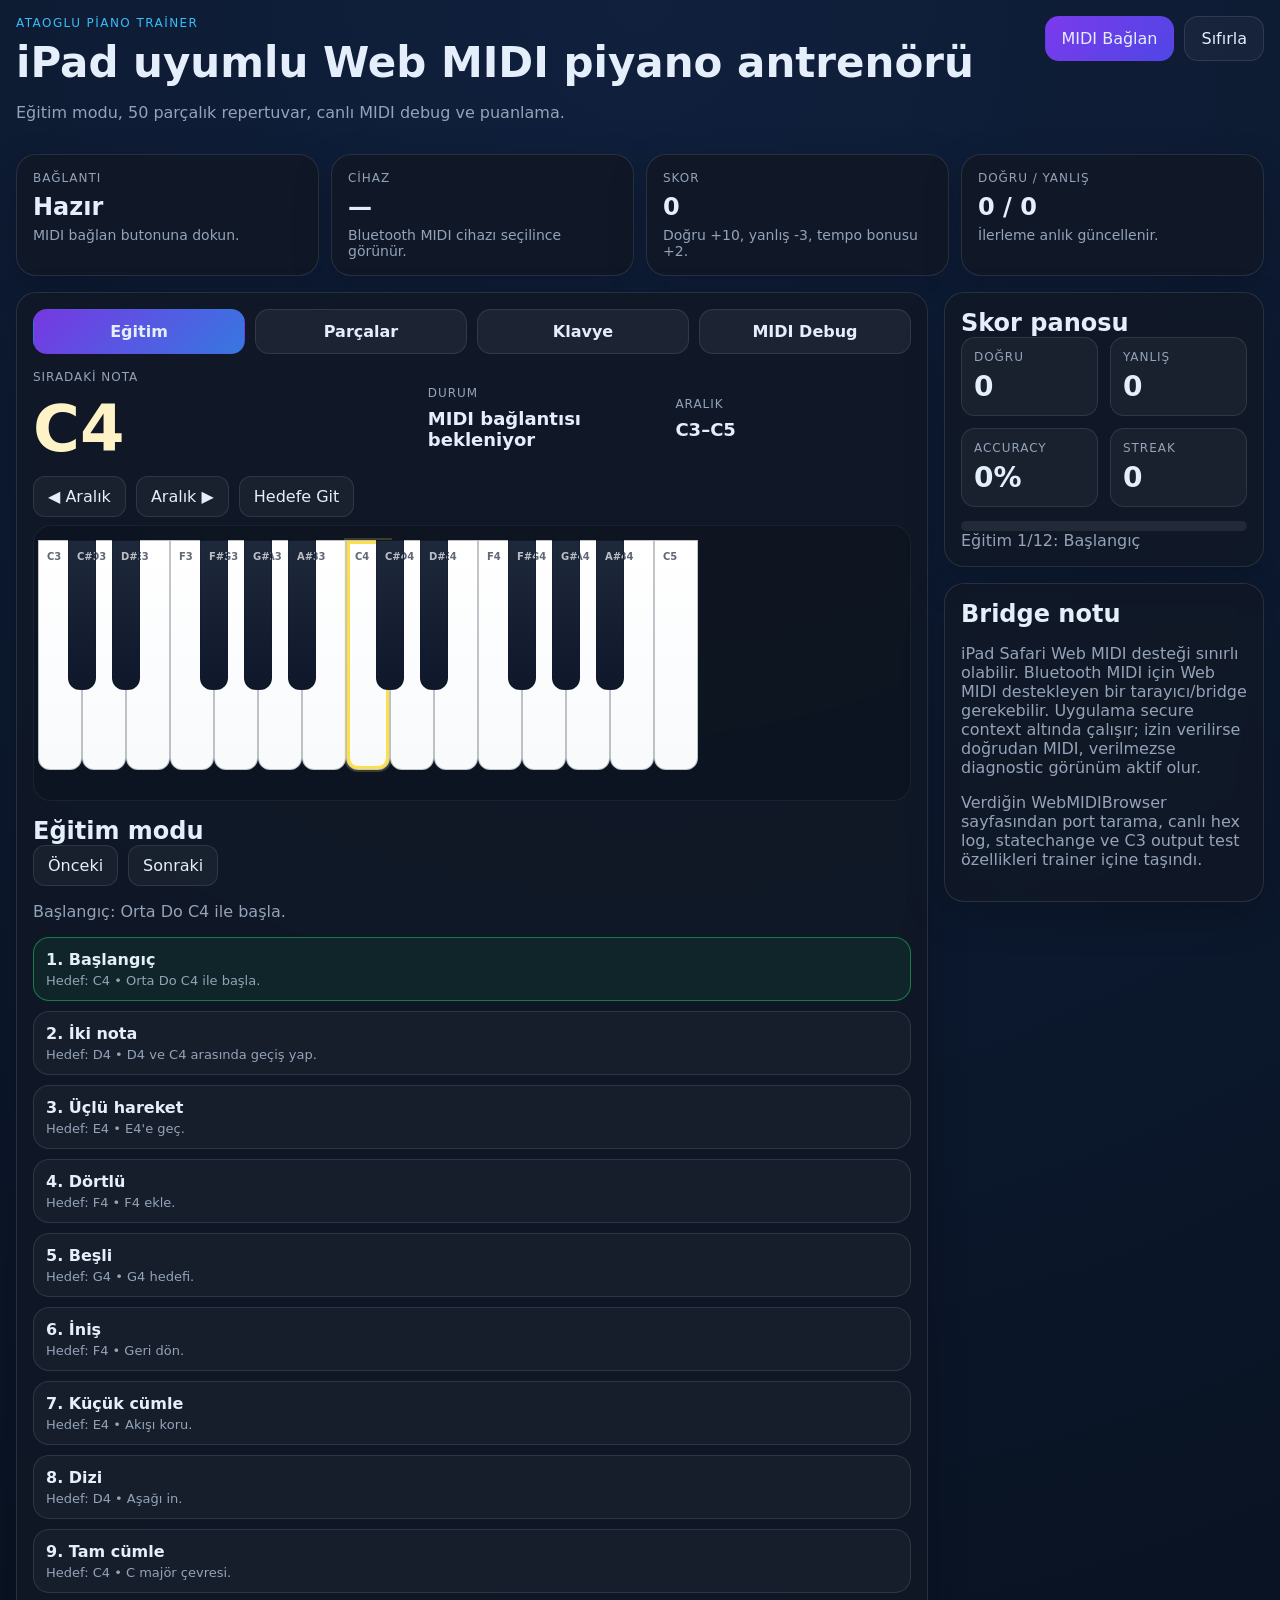
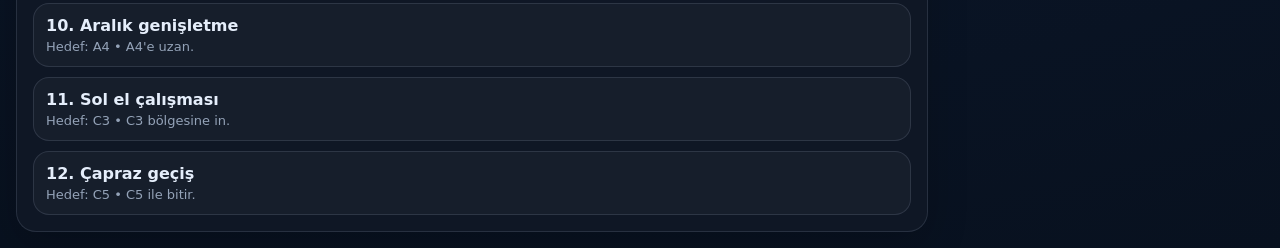
<file: index.html>
<!doctype html>
<html lang="tr">
  <head>
    <meta charset="UTF-8" />
    <meta name="viewport" content="width=device-width, initial-scale=1.0" />
    <meta name="theme-color" content="#111827" />
    <title>Ataoglu Piano Trainer</title>
    <link rel="stylesheet" href="./styles.css" />
  </head>
  <body>
    <div id="app" class="app-shell">
      <header class="topbar">
        <div>
          <div class="eyebrow">Ataoglu Piano Trainer</div>
          <h1>iPad uyumlu Web MIDI piyano antrenörü</h1>
          <p class="muted">Eğitim modu, 50 parçalık repertuvar, canlı MIDI debug ve puanlama.</p>
        </div>
        <div class="topbar-actions">
          <button id="connectBtn" class="primary">MIDI Bağlan</button>
          <button id="resetBtn" class="ghost">Sıfırla</button>
        </div>
      </header>

      <section class="status-grid">
        <div class="card status-card">
          <div class="label">Bağlantı</div>
          <div id="connectionState" class="value">Bekleniyor</div>
          <div id="connectionHint" class="hint">Web MIDI izni gerekli.</div>
        </div>
        <div class="card status-card">
          <div class="label">Cihaz</div>
          <div id="deviceState" class="value">—</div>
          <div id="deviceHint" class="hint">Bluetooth MIDI cihazı seçilince görünür.</div>
        </div>
        <div class="card status-card">
          <div class="label">Skor</div>
          <div id="scoreState" class="value">0</div>
          <div id="scoreHint" class="hint">Doğru +10, yanlış -3, tempo bonusu +2.</div>
        </div>
        <div class="card status-card">
          <div class="label">Doğru / Yanlış</div>
          <div id="accuracyState" class="value">0 / 0</div>
          <div id="accuracyHint" class="hint">İlerleme anlık güncellenir.</div>
        </div>
      </section>

      <main class="layout">
        <section class="card main-panel">
          <div class="modebar">
            <button class="mode-tab active" data-mode="lesson">Eğitim</button>
            <button class="mode-tab" data-mode="songs">Parçalar</button>
            <button class="mode-tab" data-mode="keyboard">Klavye</button>
            <button class="mode-tab" data-mode="debug">MIDI Debug</button>
          </div>

          <div class="prompt-row">
            <div>
              <div class="label">Sıradaki Nota</div>
              <div id="targetNote" class="target-note">—</div>
            </div>
            <div>
              <div class="label">Durum</div>
              <div id="playState" class="play-state">Hazır</div>
            </div>
            <div>
              <div class="label">Aralık</div>
              <div id="rangeState" class="play-state">C3–C5</div>
            </div>
          </div>

          <div class="keyboard-controls">
            <button id="octaveDown" class="ghost small">◀ Aralık</button>
            <button id="octaveUp" class="ghost small">Aralık ▶</button>
            <button id="focusTarget" class="ghost small">Hedefe Git</button>
          </div>

          <div class="keyboard-wrap">
            <div id="keyboard" class="keyboard"></div>
          </div>

          <div id="panel-lesson" class="panel-section active">
            <div class="section-head">
              <h2>Eğitim modu</h2>
              <div class="section-actions">
                <button id="lessonPrev" class="ghost small">Önceki</button>
                <button id="lessonNext" class="ghost small">Sonraki</button>
              </div>
            </div>
            <p id="lessonDescription" class="muted"></p>
            <div class="lesson-grid" id="lessonSteps"></div>
          </div>

          <div id="panel-songs" class="panel-section">
            <div class="section-head">
              <h2>50 parçalık repertuvar</h2>
              <div class="section-actions">
                <button id="songPrev" class="ghost small">Önceki</button>
                <button id="songNext" class="ghost small">Sonraki</button>
              </div>
            </div>
            <p id="songDescription" class="muted"></p>
            <div id="songList" class="song-list"></div>
          </div>

          <div id="panel-keyboard" class="panel-section">
            <div class="section-head"><h2>Klavye görünümü</h2></div>
            <p class="muted">Ekrana sığabildiği kadar tuş gösterilir; aralık düğmeleriyle kaydırılabilir.</p>
          </div>

          <div id="panel-debug" class="panel-section">
            <div class="section-head">
              <h2>Canlı MIDI sinyalleri</h2>
              <div class="section-actions">
                <button id="clearLogBtn" class="ghost small">Log Temizle</button>
                <button id="testNoteOnBtn" class="ghost small">C3 Note On</button>
                <button id="testNoteOffBtn" class="ghost small">C3 Note Off</button>
              </div>
            </div>
            <p class="muted">Google Drive’daki WebMIDIBrowser kodundaki bağlantı mantığı kullanılır: requestMIDIAccess({ sysex:false }), input/output port tarama, onmidimessage ve onstatechange dinleme.</p>
            <div id="midiLog" class="midi-log"></div>
          </div>
        </section>

        <aside class="sidebar">
          <section class="card score-panel">
            <div class="section-head">
              <h2>Skor panosu</h2>
            </div>
            <div class="score-grid">
              <div><span>Doğru</span><strong id="correctCount">0</strong></div>
              <div><span>Yanlış</span><strong id="wrongCount">0</strong></div>
              <div><span>Accuracy</span><strong id="accuracyPct">0%</strong></div>
              <div><span>Streak</span><strong id="streakCount">0</strong></div>
            </div>
            <div class="progress-shell"><div id="progressBar" class="progress-bar"></div></div>
            <div id="progressText" class="muted">Başlamak için bir mod seç.</div>
          </section>

          <section class="card info-panel">
            <div class="section-head"><h2>Bridge notu</h2></div>
            <p class="muted">iPad Safari Web MIDI desteği sınırlı olabilir. Bluetooth MIDI için Web MIDI destekleyen bir tarayıcı/bridge gerekebilir. Uygulama secure context altında çalışır; izin verilirse doğrudan MIDI, verilmezse diagnostic görünüm aktif olur.</p>
            <p class="muted">Verdiğin WebMIDIBrowser sayfasından port tarama, canlı hex log, statechange ve C3 output test özellikleri trainer içine taşındı.</p>
          </section>
        </aside>
      </main>
    </div>

    <script type="module" src="./app.js"></script>
  </body>
</html>
</file>
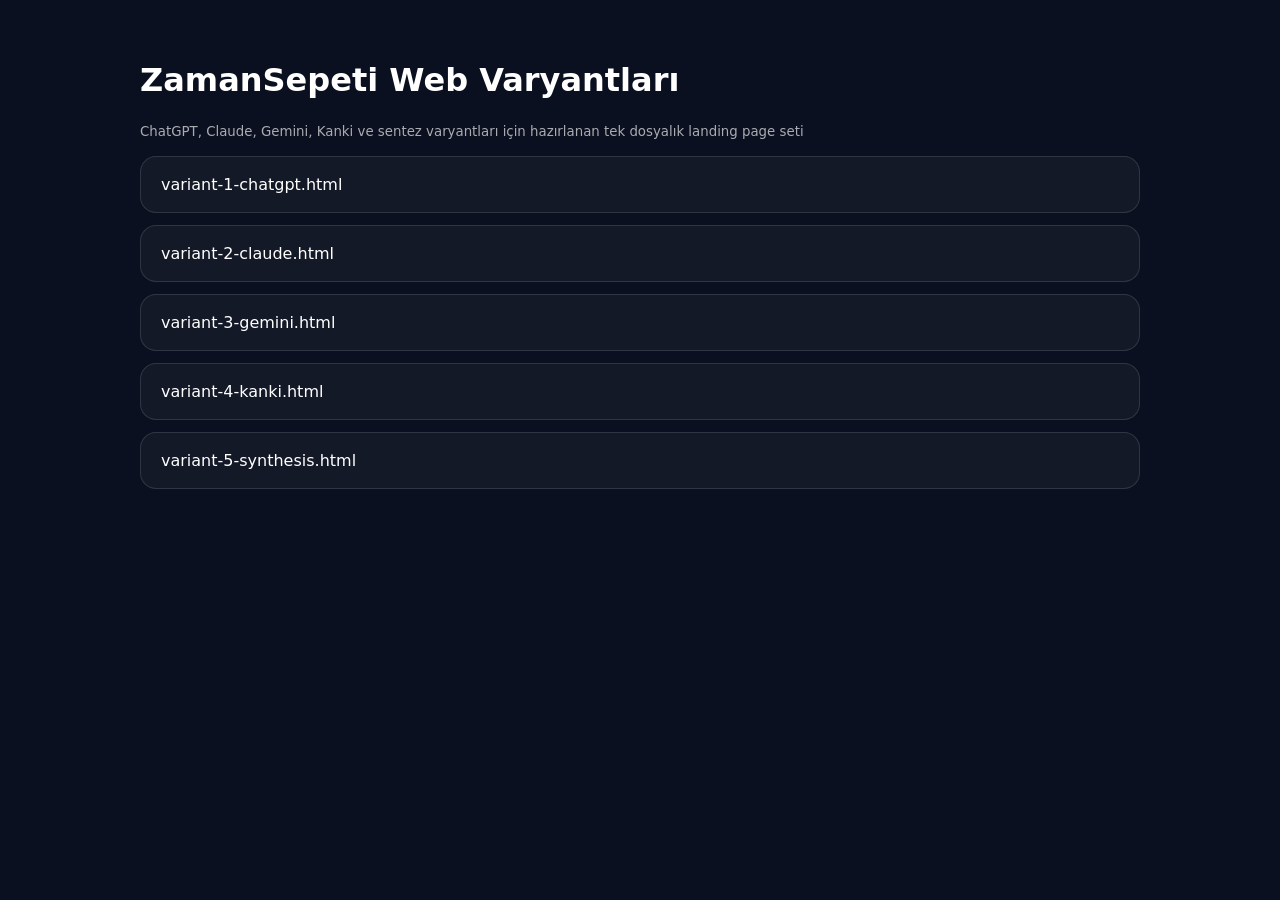
<file: docs/zamansepeti/web/index.html>
<!doctype html>
<html lang="tr"><head><meta charset="utf-8" /><meta name="viewport" content="width=device-width, initial-scale=1" />
<title>ZamanSepeti Web Varyantları</title>
<style>
body{font-family:system-ui,sans-serif;margin:0;background:#0b1020;color:#fff}
.wrap{max-width:1000px;margin:0 auto;padding:40px 20px}
a{color:inherit;text-decoration:none}.card{display:block;padding:18px 20px;border:1px solid rgba(255,255,255,.12);border-radius:16px;margin:12px 0;background:rgba(255,255,255,.04)}
small{color:rgba(255,255,255,.65)}
</style></head><body><div class="wrap"><h1>ZamanSepeti Web Varyantları</h1><p><small>ChatGPT, Claude, Gemini, Kanki ve sentez varyantları için hazırlanan tek dosyalık landing page seti</small></p>
<a class="card" href="variant-1-chatgpt.html">variant-1-chatgpt.html</a>
<a class="card" href="variant-2-claude.html">variant-2-claude.html</a>
<a class="card" href="variant-3-gemini.html">variant-3-gemini.html</a>
<a class="card" href="variant-4-kanki.html">variant-4-kanki.html</a>
<a class="card" href="variant-5-synthesis.html">variant-5-synthesis.html</a>
</div></body></html>
</file>
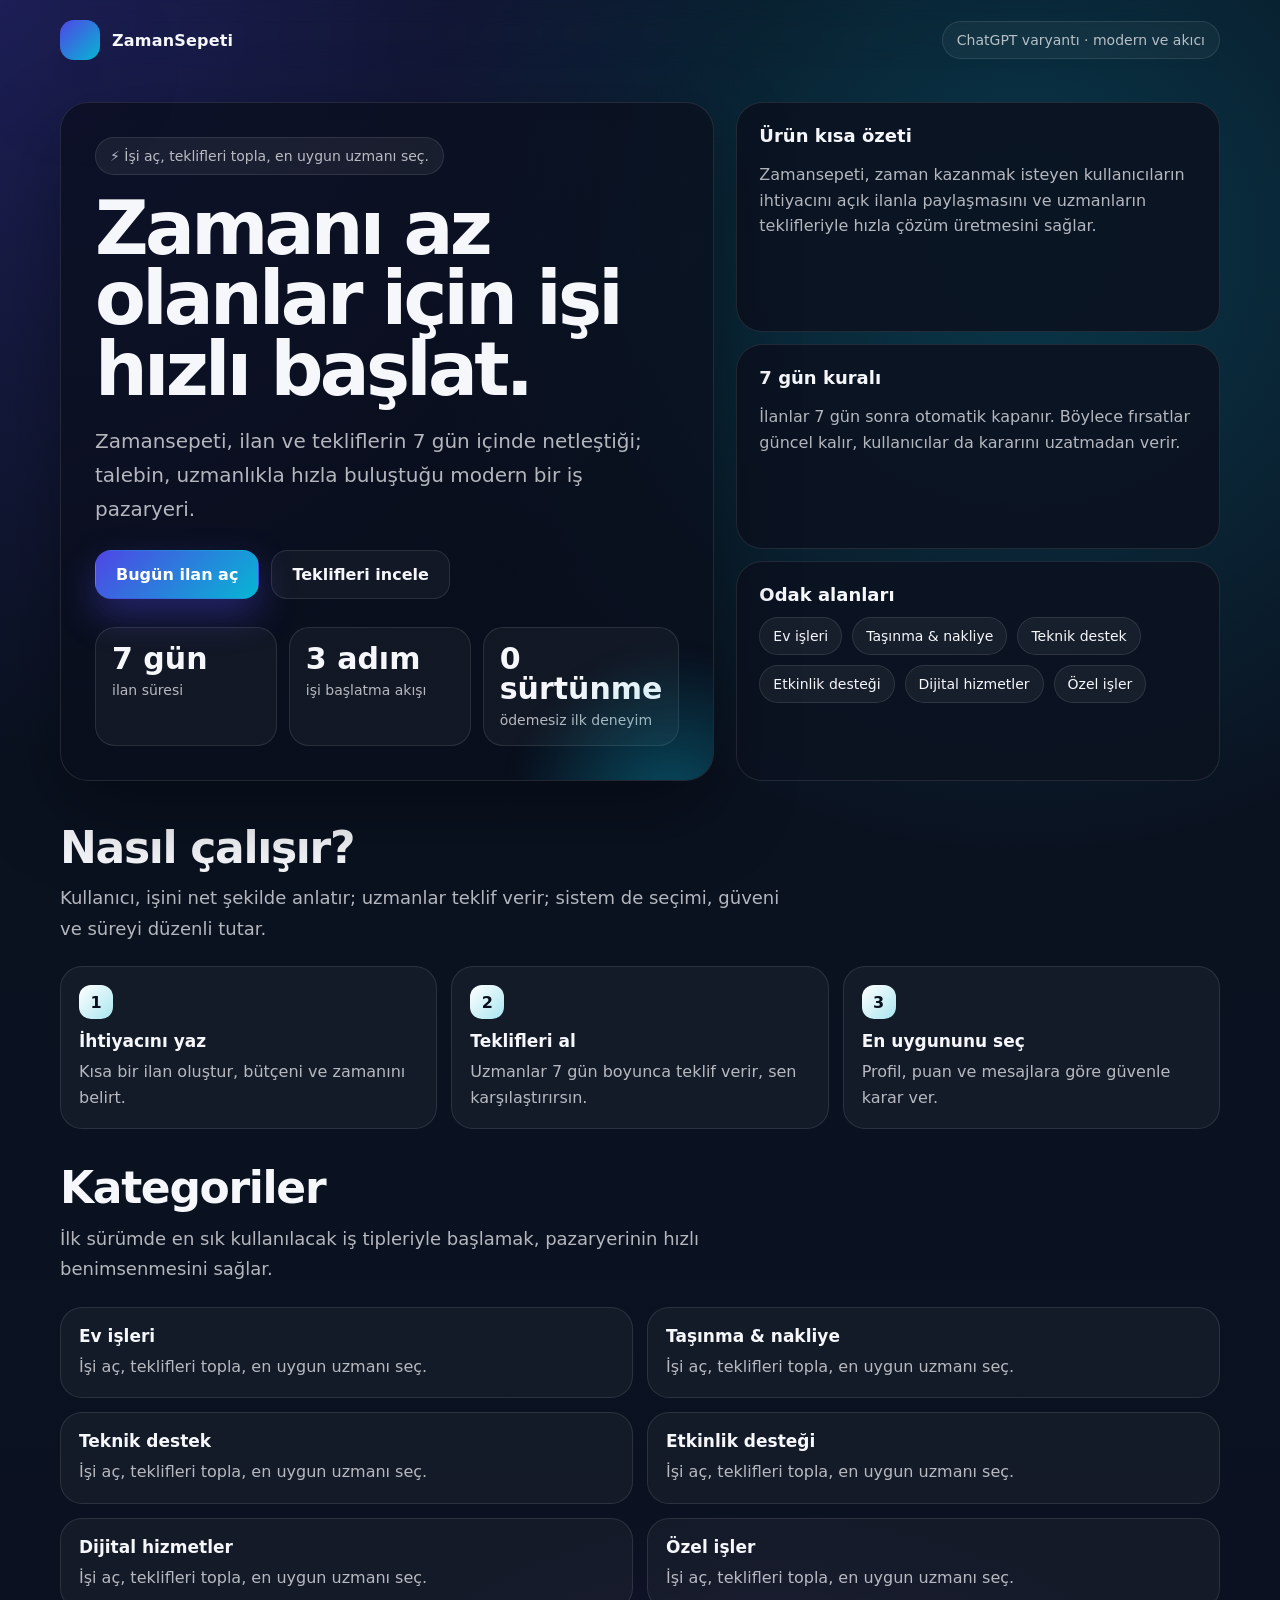
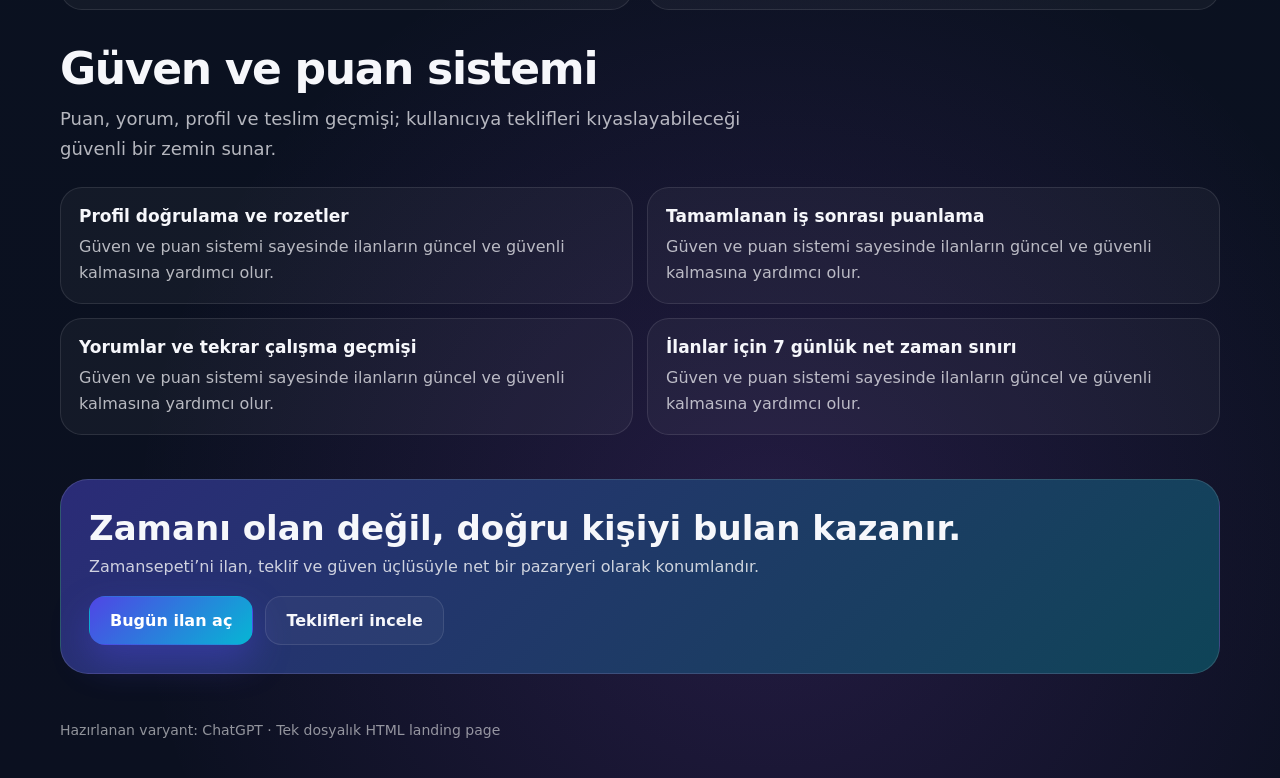
<file: variant-1-chatgpt.html>
<!doctype html>
<html lang="tr">
<head>
  <meta charset="utf-8" />
  <meta name="viewport" content="width=device-width, initial-scale=1" />
  <title>ZamanSepeti | ChatGPT Landing Page</title>
  <meta name="description" content="Zamansepeti için hazırlanan ChatGPT landing page varyantı." />
  <style>
    :root {
      --bg: #0b1020;
      --panel: rgba(10, 15, 28, 0.72);
      --panel-strong: rgba(12, 18, 33, 0.9);
      --text: #f6f7fb;
      --muted: rgba(246, 247, 251, 0.72);
      --line: rgba(255,255,255,0.10);
      --accent: #4f46e5;
      --accent2: #06b6d4;
      --accent3: #a855f7;
      --shadow: 0 30px 80px rgba(0,0,0,.34);
    }
    * { box-sizing: border-box; }
    html { scroll-behavior: smooth; }
    body {
      margin: 0;
      color: var(--text);
      font-family: Inter, ui-sans-serif, system-ui, -apple-system, BlinkMacSystemFont, "Segoe UI", sans-serif;
      background:
        radial-gradient(circle at top left, color-mix(in srgb, var(--accent) 28%, transparent), transparent 28%),
        radial-gradient(circle at 80% 10%, color-mix(in srgb, var(--accent2) 24%, transparent), transparent 26%),
        radial-gradient(circle at 60% 90%, color-mix(in srgb, var(--accent3) 16%, transparent), transparent 28%),
        linear-gradient(180deg, #09101e 0%, #0a1220 38%, #0b1020 100%);
      min-height: 100vh;
    }
    .wrap { width: min(1160px, calc(100% - 32px)); margin: 0 auto; }
    .topbar {
      display:flex; align-items:center; justify-content:space-between; gap:16px;
      padding: 20px 0 8px;
      position: sticky; top: 0; z-index: 40;
      backdrop-filter: blur(12px);
    }
    .brand { display:flex; align-items:center; gap:12px; font-weight: 800; letter-spacing:.2px; }
    .mark { width: 40px; height: 40px; border-radius: 14px; background: linear-gradient(135deg, var(--accent), var(--accent2)); box-shadow: var(--shadow); }
    .pill {
      padding: 10px 14px; border: 1px solid var(--line); border-radius: 999px;
      color: var(--muted); background: rgba(255,255,255,.04);
      font-size: 14px;
    }
    .hero { padding: 34px 0 26px; }
    .hero-grid { display:grid; grid-template-columns: 1.15fr .85fr; gap: 22px; align-items: stretch; }
    .card { background: var(--panel); border: 1px solid var(--line); border-radius: 28px; box-shadow: var(--shadow); }
    .hero-main { padding: 34px; position: relative; overflow: hidden; }
    .hero-main::after {
      content:''; position:absolute; inset:auto -18% -28% auto; width: 320px; height: 320px;
      background: radial-gradient(circle, color-mix(in srgb, var(--accent2) 38%, transparent) 0%, transparent 70%);
      pointer-events:none; filter: blur(12px);
    }
    .badge { display:inline-flex; align-items:center; gap:8px; padding: 10px 14px; border-radius: 999px;
      background: rgba(255,255,255,.06); border: 1px solid var(--line); color: var(--muted); font-size: 14px; }
    h1 { font-size: clamp(42px, 6vw, 74px); line-height: .95; margin: 18px 0 16px; letter-spacing: -0.05em; max-width: 11ch; }
    .sub { font-size: clamp(16px, 2.1vw, 20px); line-height: 1.7; color: var(--muted); max-width: 58ch; margin-bottom: 24px; }
    .cta-row { display:flex; flex-wrap:wrap; gap: 12px; margin-top: 20px; }
    .btn {
      display:inline-flex; align-items:center; justify-content:center; gap:10px;
      text-decoration:none; font-weight:700; border-radius: 16px; padding: 14px 20px;
      border: 1px solid transparent; transition: transform .2s ease, border-color .2s ease, background .2s ease;
    }
    .btn:hover { transform: translateY(-1px); }
    .btn.primary { color:#fff; background: linear-gradient(135deg, var(--accent), var(--accent2)); box-shadow: 0 16px 36px color-mix(in srgb, var(--accent) 38%, transparent); }
    .btn.secondary { color: var(--text); background: rgba(255,255,255,.04); border-color: var(--line); }
    .stats { display:grid; grid-template-columns: repeat(3, 1fr); gap: 12px; margin-top: 28px; }
    .stat { padding: 16px; border-radius: 20px; background: rgba(255,255,255,.04); border: 1px solid var(--line); }
    .stat strong { display:block; font-size: 30px; line-height:1; margin-bottom: 6px; }
    .stat span { color: var(--muted); font-size: 14px; }
    .side { display:grid; gap: 12px; }
    .panel { padding: 22px; border-radius: 26px; background: var(--panel-strong); border: 1px solid var(--line); }
    .panel h3 { margin: 0 0 12px; font-size: 18px; }
    .panel p, .panel li { color: var(--muted); line-height: 1.6; }
    .mini-grid { display:grid; grid-template-columns: 1fr 1fr; gap: 12px; }
    .chip-grid { display:flex; flex-wrap:wrap; gap:10px; }
    .chip { padding: 10px 13px; border-radius: 999px; border: 1px solid var(--line); background: rgba(255,255,255,.05); color: var(--text); font-size: 14px; }
    .section { padding: 18px 0; }
    .section h2 { font-size: clamp(28px, 4vw, 44px); line-height:1.05; margin: 0 0 12px; letter-spacing: -0.03em; }
    .section p.lead { margin: 0 0 22px; color: var(--muted); font-size: 18px; max-width: 65ch; line-height:1.7; }
    .grid-3 { display:grid; grid-template-columns: repeat(3, 1fr); gap: 14px; }
    .grid-2 { display:grid; grid-template-columns: repeat(2, 1fr); gap: 14px; }
    .feature { padding: 18px; border-radius: 22px; border: 1px solid var(--line); background: rgba(255,255,255,.04); }
    .feature b { display:block; margin-bottom: 8px; font-size: 17px; }
    .feature span { color: var(--muted); line-height: 1.6; }
    .number { display:inline-flex; width: 34px; height: 34px; align-items:center; justify-content:center; border-radius: 12px; margin-bottom: 12px; font-weight:800; color:#08101e; background: linear-gradient(135deg, #fff, color-mix(in srgb, var(--accent2) 35%, #fff)); }
    .footer-cta {
      margin: 26px 0 42px;
      padding: 28px;
      border-radius: 28px;
      background: linear-gradient(135deg, color-mix(in srgb, var(--accent) 40%, #12192e), color-mix(in srgb, var(--accent2) 28%, #111827));
      border: 1px solid rgba(255,255,255,.12);
      display:flex; flex-wrap:wrap; align-items:center; justify-content:space-between; gap:16px;
    }
    .footer-cta strong { font-size: clamp(24px, 3vw, 34px); }
    .footer-cta span { color: rgba(255,255,255,.78); display:block; margin-top: 6px; line-height:1.6; }
    footer { padding: 6px 0 40px; color: rgba(255,255,255,.55); font-size: 14px; }
    @media (max-width: 940px) {
      .hero-grid, .grid-3, .grid-2, .mini-grid { grid-template-columns: 1fr; }
      h1 { max-width: 100%; }
      .stats { grid-template-columns: 1fr; }
      .hero-main { padding: 26px; }
    }
  </style>
</head>
<body>
  <div class="wrap">
    <div class="topbar">
      <div class="brand"><div class="mark"></div><div>ZamanSepeti</div></div>
      <div class="pill">ChatGPT varyantı · modern ve akıcı</div>
    </div>

    <main class="hero">
      <div class="hero-grid">
        <section class="card hero-main">
          <div class="badge">⚡ İşi aç, teklifleri topla, en uygun uzmanı seç.</div>
          <h1>Zamanı az olanlar için işi hızlı başlat.</h1>
          <p class="sub">Zamansepeti, ilan ve tekliflerin 7 gün içinde netleştiği; talebin, uzmanlıkla hızla buluştuğu modern bir iş pazaryeri.</p>
          <div class="cta-row">
            <a class="btn primary" href="#cta">Bugün ilan aç</a>
            <a class="btn secondary" href="#how">Teklifleri incele</a>
          </div>
          <div class="stats">
            <div class="stat"><strong>7 gün</strong><span>ilan süresi</span></div>
            <div class="stat"><strong>3 adım</strong><span>işi başlatma akışı</span></div>
            <div class="stat"><strong>0 sürtünme</strong><span>ödemesiz ilk deneyim</span></div>
          </div>
        </section>
        <aside class="side">
          <div class="panel">
            <h3>Ürün kısa özeti</h3>
            <p>Zamansepeti, zaman kazanmak isteyen kullanıcıların ihtiyacını açık ilanla paylaşmasını ve uzmanların teklifleriyle hızla çözüm üretmesini sağlar.</p>
          </div>
          <div class="panel">
            <h3>7 gün kuralı</h3>
            <p>İlanlar 7 gün sonra otomatik kapanır. Böylece fırsatlar güncel kalır, kullanıcılar da kararını uzatmadan verir.</p>
          </div>
          <div class="panel">
            <h3>Odak alanları</h3>
            <div class="chip-grid">
              <span class="chip">Ev işleri</span>
              <span class="chip">Taşınma & nakliye</span>
              <span class="chip">Teknik destek</span>
              <span class="chip">Etkinlik desteği</span>
              <span class="chip">Dijital hizmetler</span>
              <span class="chip">Özel işler</span>
            </div>
          </div>
        </aside>
      </div>
    </main>

    <section class="section" id="how">
      <h2>Nasıl çalışır?</h2>
      <p class="lead">Kullanıcı, işini net şekilde anlatır; uzmanlar teklif verir; sistem de seçimi, güveni ve süreyi düzenli tutar.</p>
      <div class="grid-3">
        <div class="feature"><div class="number">1</div><b>İhtiyacını yaz</b><span>Kısa bir ilan oluştur, bütçeni ve zamanını belirt.</span></div>
        <div class="feature"><div class="number">2</div><b>Teklifleri al</b><span>Uzmanlar 7 gün boyunca teklif verir, sen karşılaştırırsın.</span></div>
        <div class="feature"><div class="number">3</div><b>En uygununu seç</b><span>Profil, puan ve mesajlara göre güvenle karar ver.</span></div>
      </div>
    </section>

    <section class="section">
      <h2>Kategoriler</h2>
      <p class="lead">İlk sürümde en sık kullanılacak iş tipleriyle başlamak, pazaryerinin hızlı benimsenmesini sağlar.</p>
      <div class="grid-2">
        <div class="feature"><b>Ev işleri</b><span>İşi aç, teklifleri topla, en uygun uzmanı seç.</span></div>
        <div class="feature"><b>Taşınma & nakliye</b><span>İşi aç, teklifleri topla, en uygun uzmanı seç.</span></div>
        <div class="feature"><b>Teknik destek</b><span>İşi aç, teklifleri topla, en uygun uzmanı seç.</span></div>
        <div class="feature"><b>Etkinlik desteği</b><span>İşi aç, teklifleri topla, en uygun uzmanı seç.</span></div>
        <div class="feature"><b>Dijital hizmetler</b><span>İşi aç, teklifleri topla, en uygun uzmanı seç.</span></div>
        <div class="feature"><b>Özel işler</b><span>İşi aç, teklifleri topla, en uygun uzmanı seç.</span></div>
      </div>
    </section>

    <section class="section">
      <h2>Güven ve puan sistemi</h2>
      <p class="lead">Puan, yorum, profil ve teslim geçmişi; kullanıcıya teklifleri kıyaslayabileceği güvenli bir zemin sunar.</p>
      <div class="grid-2">
        <div class="feature"><b>Profil doğrulama ve rozetler</b><span>Güven ve puan sistemi sayesinde ilanların güncel ve güvenli kalmasına yardımcı olur.</span></div>
        <div class="feature"><b>Tamamlanan iş sonrası puanlama</b><span>Güven ve puan sistemi sayesinde ilanların güncel ve güvenli kalmasına yardımcı olur.</span></div>
        <div class="feature"><b>Yorumlar ve tekrar çalışma geçmişi</b><span>Güven ve puan sistemi sayesinde ilanların güncel ve güvenli kalmasına yardımcı olur.</span></div>
        <div class="feature"><b>İlanlar için 7 günlük net zaman sınırı</b><span>Güven ve puan sistemi sayesinde ilanların güncel ve güvenli kalmasına yardımcı olur.</span></div>
      </div>
    </section>

    <section class="footer-cta" id="cta">
      <div>
        <strong>Zamanı olan değil, doğru kişiyi bulan kazanır.</strong>
        <span>Zamansepeti’ni ilan, teklif ve güven üçlüsüyle net bir pazaryeri olarak konumlandır.</span>
      </div>
      <div class="cta-row" style="margin:0;">
        <a class="btn primary" href="#top">Bugün ilan aç</a>
        <a class="btn secondary" href="#how">Teklifleri incele</a>
      </div>
    </section>

    <footer>Hazırlanan varyant: ChatGPT · Tek dosyalık HTML landing page</footer>
  </div>
</body>
</html>
</file>
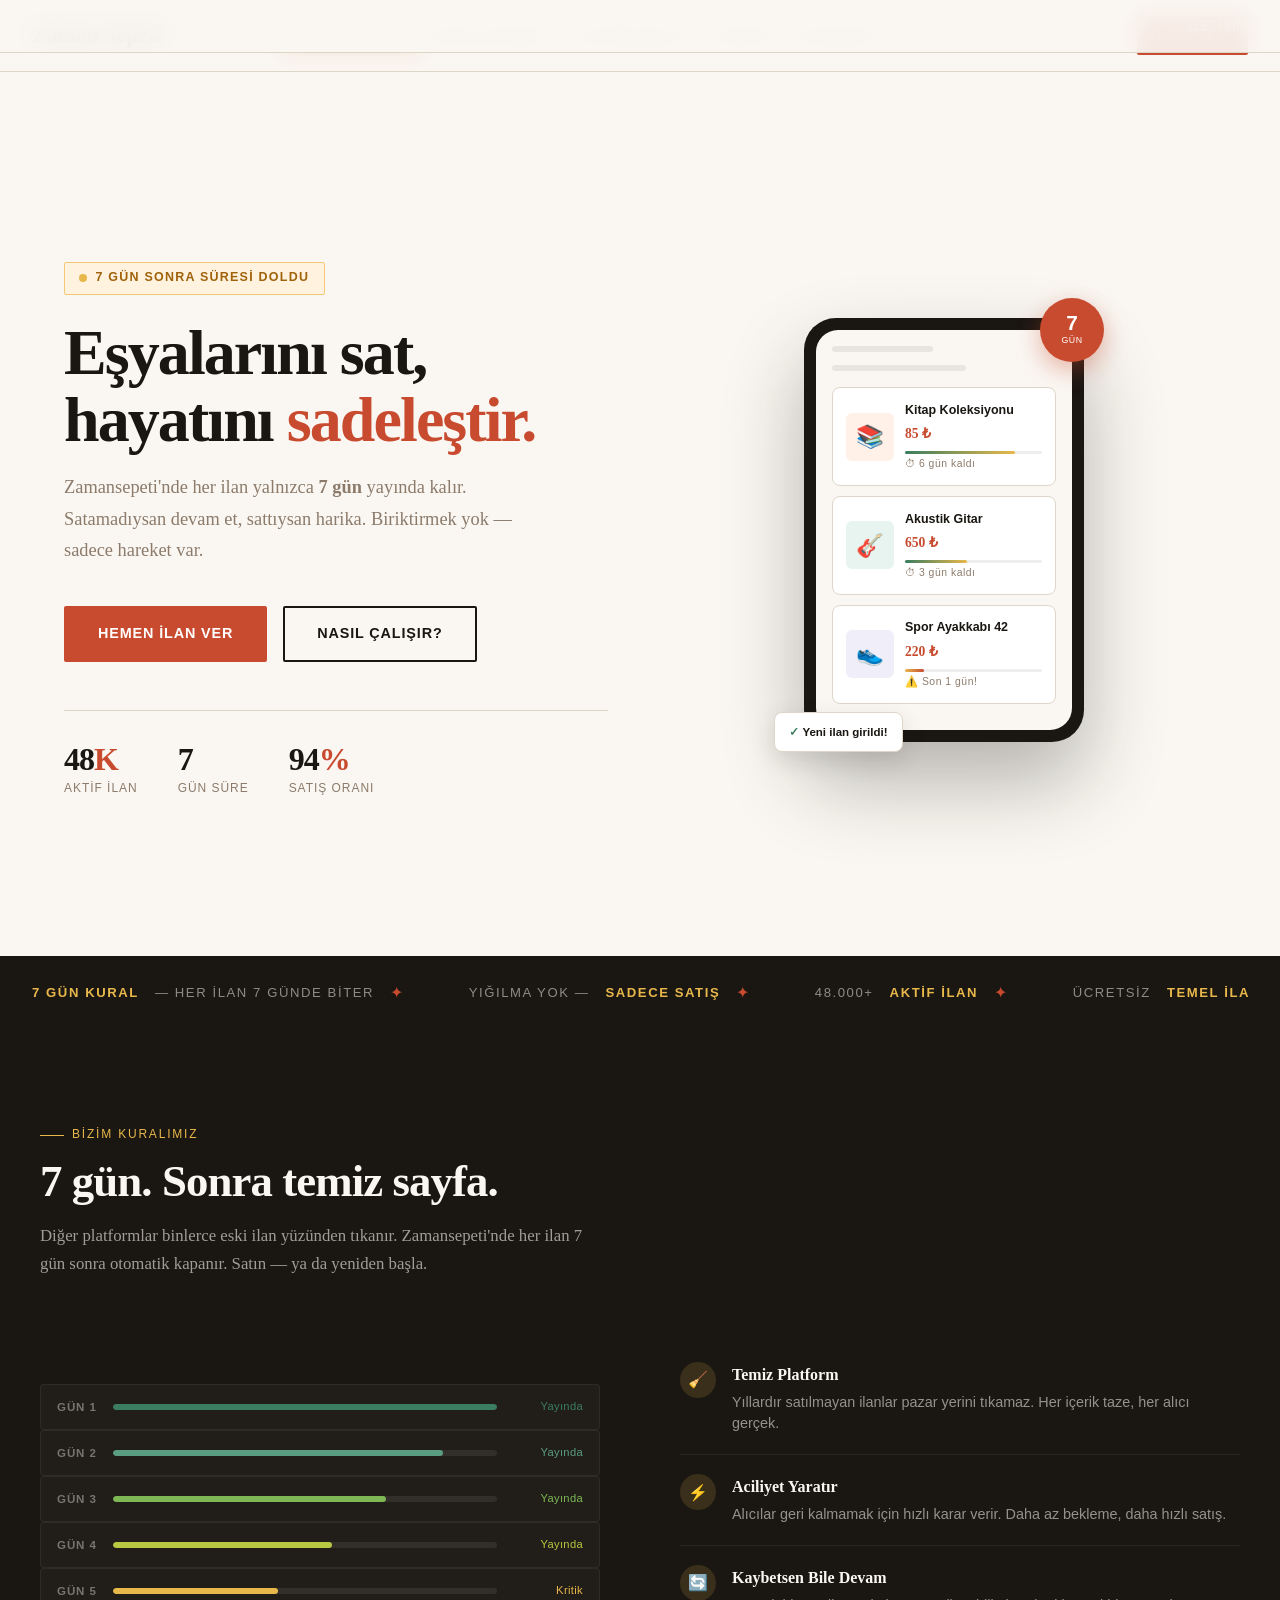
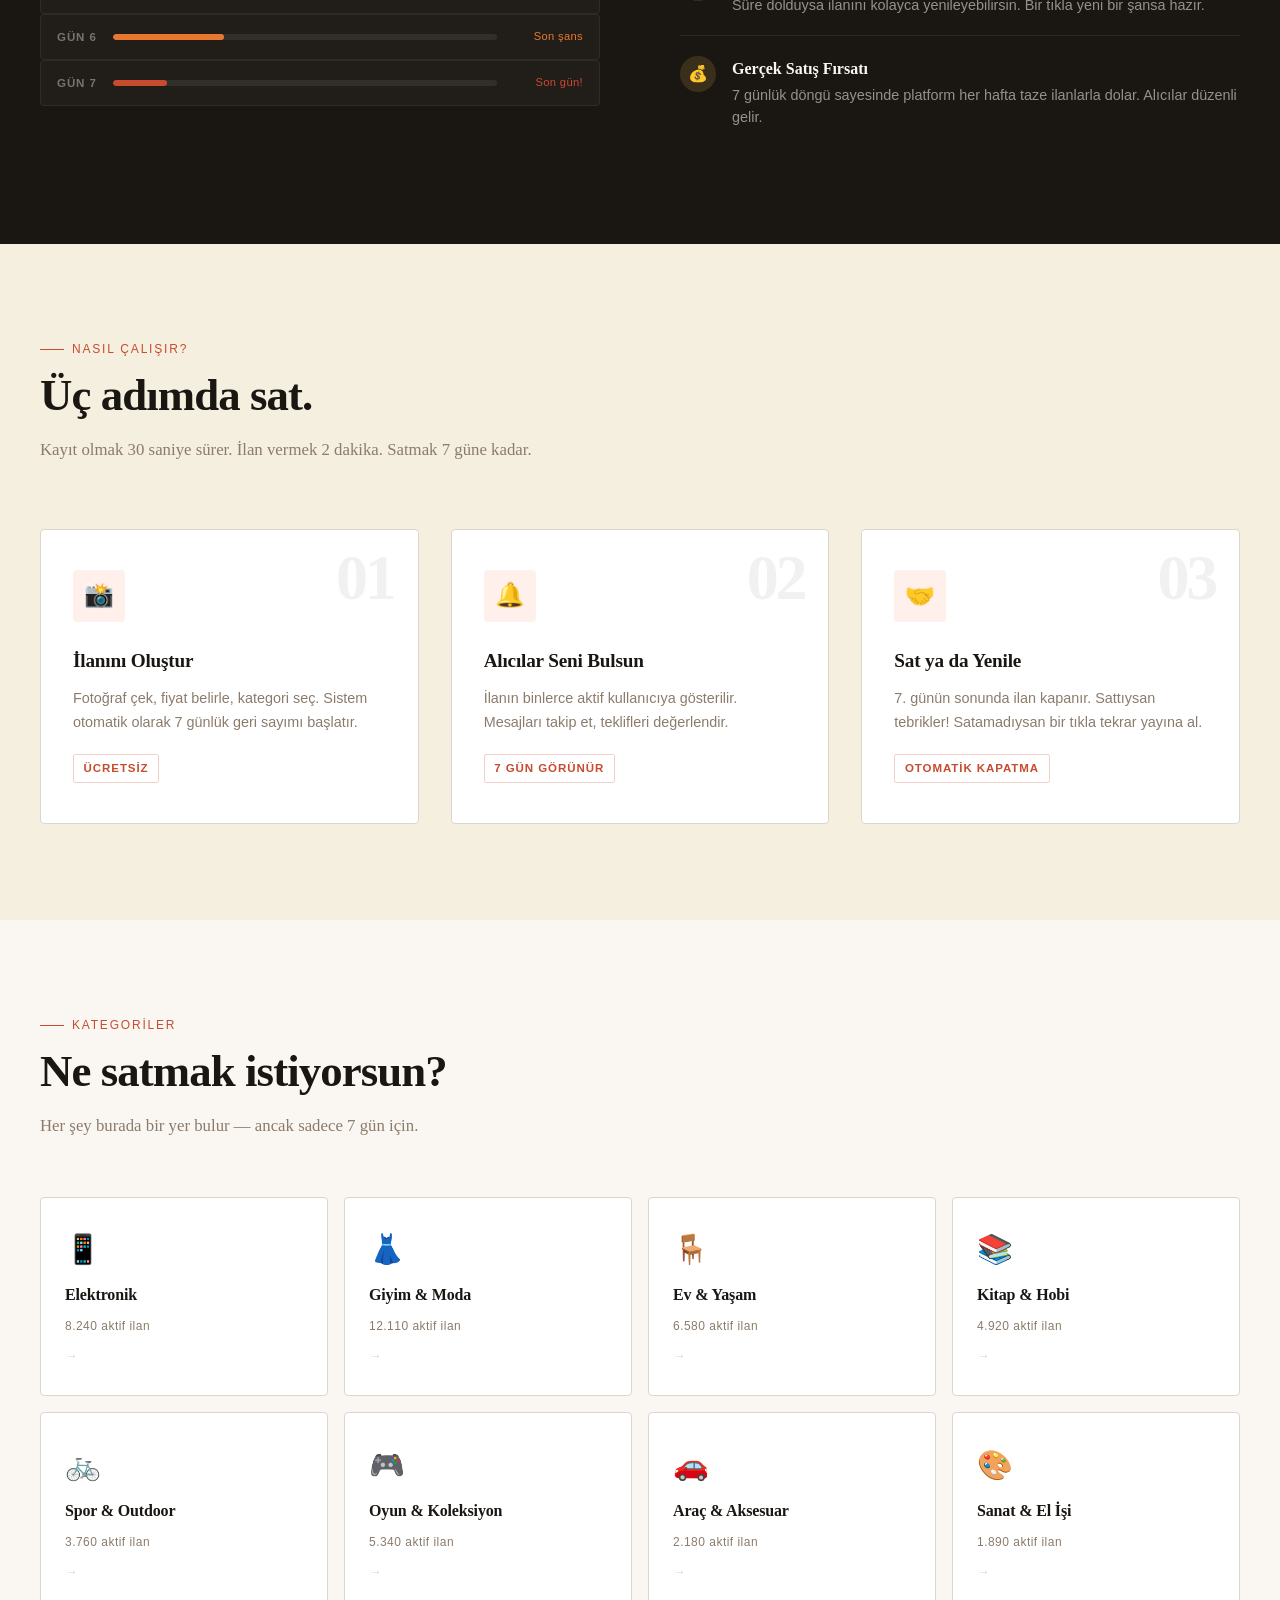
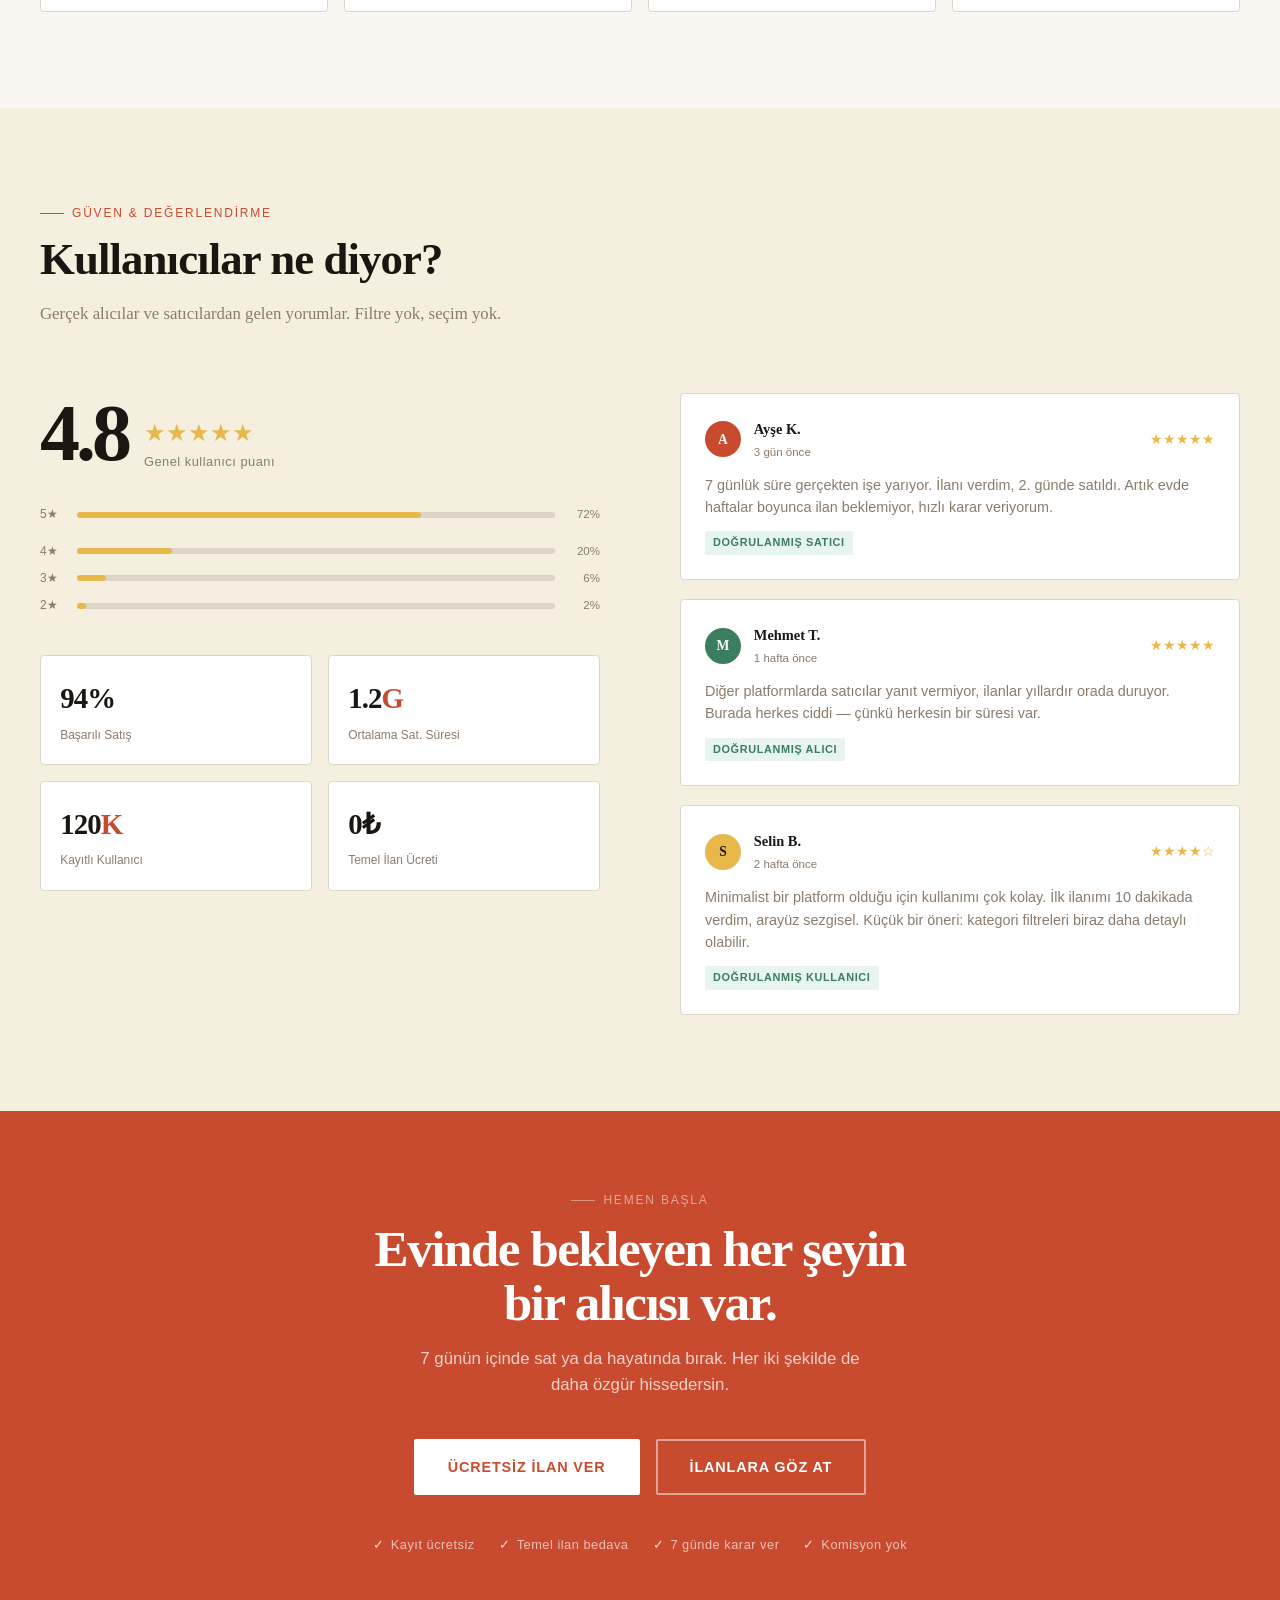
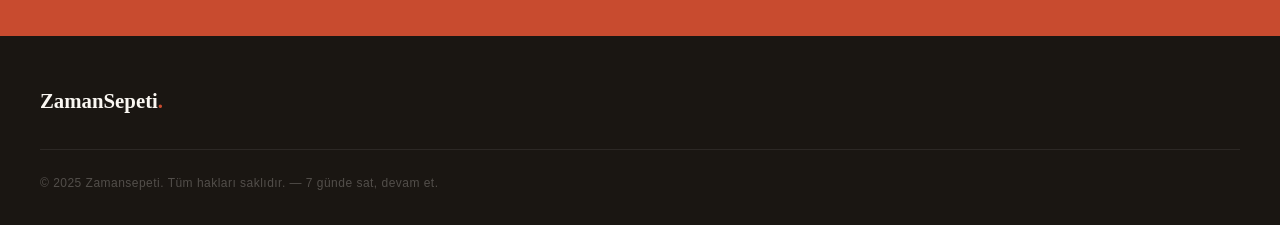
<file: variant-2-claude.html>
<!DOCTYPE html>
<html lang="tr">
<head>
<meta charset="UTF-8">
<meta name="viewport" content="width=device-width, initial-scale=1.0">
<title>Zamansepeti – 7 Günde Sat, Devam Et</title>
<meta name="description" content="Zamansepeti, ilanlarının 7 günde sona erdiği, temiz ve hızlı bir ikinci el pazaryeri.">
<style>
  :root {
    --sand: #F5EFE0;
    --cream: #FAF7F2;
    --ink: #1A1612;
    --rust: #C84B2F;
    --rust-light: #E85D3A;
    --warm-gray: #8C7B6B;
    --border: #DDD5C8;
    --card-bg: #FFFFFF;
    --accent-green: #3A7D5F;
    --accent-yellow: #E8B84B;
    font-size: 16px;
  }

  *, *::before, *::after { box-sizing: border-box; margin: 0; padding: 0; }

  body {
    font-family: 'Georgia', 'Times New Roman', serif;
    background: var(--cream);
    color: var(--ink);
    overflow-x: hidden;
    line-height: 1.6;
  }

  /* ── NAV ── */
  nav {
    position: fixed; top: 0; left: 0; right: 0; z-index: 100;
    display: flex; align-items: center; justify-content: space-between;
    padding: 1rem 2rem;
    background: rgba(250,247,242,0.92);
    backdrop-filter: blur(12px);
    border-bottom: 1px solid var(--border);
    transition: box-shadow .3s;
  }
  nav.scrolled { box-shadow: 0 4px 24px rgba(26,22,18,.08); }

  .nav-logo {
    font-size: 1.4rem; font-weight: 700; letter-spacing: -.02em;
    color: var(--ink); text-decoration: none;
    display: flex; align-items: center; gap: .4rem;
  }
  .nav-logo span.dot { color: var(--rust); }
  .nav-links { display: flex; gap: 2rem; list-style: none; }
  .nav-links a {
    font-family: 'Trebuchet MS', sans-serif;
    font-size: .85rem; letter-spacing: .06em; text-transform: uppercase;
    color: var(--warm-gray); text-decoration: none;
    transition: color .2s;
  }
  .nav-links a:hover { color: var(--rust); }

  .btn-nav {
    font-family: 'Trebuchet MS', sans-serif;
    font-size: .82rem; font-weight: 700; letter-spacing: .08em; text-transform: uppercase;
    background: var(--rust); color: #fff;
    border: none; border-radius: 2px; padding: .55rem 1.3rem;
    cursor: pointer; text-decoration: none;
    transition: background .2s, transform .15s;
  }
  .btn-nav:hover { background: var(--rust-light); transform: translateY(-1px); }

  .hamburger {
    display: none; flex-direction: column; gap: 5px;
    background: none; border: none; cursor: pointer; padding: 4px;
  }
  .hamburger span {
    display: block; width: 24px; height: 2px;
    background: var(--ink); border-radius: 2px;
    transition: transform .3s, opacity .3s;
  }

  /* ── HERO ── */
  .hero {
    min-height: 100vh;
    display: grid; grid-template-columns: 1fr 1fr;
    align-items: center;
    padding: 7rem 2rem 4rem;
    max-width: 1300px; margin: 0 auto;
    gap: 4rem;
  }

  .hero-text { animation: fadeUp .8s ease both; }

  .hero-badge {
    display: inline-flex; align-items: center; gap: .5rem;
    background: #FFF3E0; border: 1px solid #F5C878;
    border-radius: 2px; padding: .35rem .9rem;
    font-family: 'Trebuchet MS', sans-serif;
    font-size: .78rem; font-weight: 700; letter-spacing: .1em; text-transform: uppercase;
    color: #A0620A; margin-bottom: 1.5rem;
  }
  .hero-badge .pulse {
    width: 8px; height: 8px; background: #E8B84B; border-radius: 50%;
    animation: pulse 2s infinite;
  }

  .hero h1 {
    font-size: clamp(2.8rem, 5vw, 5rem);
    line-height: 1.05; letter-spacing: -.03em;
    color: var(--ink); margin-bottom: 1.2rem;
  }
  .hero h1 em { font-style: normal; color: var(--rust); }

  .hero-sub {
    font-size: 1.15rem; color: var(--warm-gray);
    max-width: 480px; line-height: 1.7; margin-bottom: 2.5rem;
  }

  .hero-ctas { display: flex; gap: 1rem; flex-wrap: wrap; }

  .btn-primary {
    font-family: 'Trebuchet MS', sans-serif;
    font-size: .9rem; font-weight: 700; letter-spacing: .06em; text-transform: uppercase;
    background: var(--rust); color: #fff;
    border: 2px solid var(--rust);
    border-radius: 2px; padding: .9rem 2rem;
    cursor: pointer; text-decoration: none;
    transition: background .2s, transform .15s, box-shadow .15s;
    display: inline-block;
  }
  .btn-primary:hover {
    background: var(--rust-light); border-color: var(--rust-light);
    transform: translateY(-2px); box-shadow: 0 8px 24px rgba(200,75,47,.25);
  }

  .btn-secondary {
    font-family: 'Trebuchet MS', sans-serif;
    font-size: .9rem; font-weight: 700; letter-spacing: .06em; text-transform: uppercase;
    background: transparent; color: var(--ink);
    border: 2px solid var(--ink);
    border-radius: 2px; padding: .9rem 2rem;
    cursor: pointer; text-decoration: none;
    transition: background .2s, color .2s, transform .15s;
    display: inline-block;
  }
  .btn-secondary:hover {
    background: var(--ink); color: var(--cream);
    transform: translateY(-2px);
  }

  .hero-stats {
    display: flex; gap: 2.5rem; margin-top: 3rem;
    padding-top: 2rem; border-top: 1px solid var(--border);
  }
  .stat-item {}
  .stat-num {
    font-size: 2rem; font-weight: 700; letter-spacing: -.03em;
    color: var(--ink); line-height: 1;
  }
  .stat-num span { color: var(--rust); }
  .stat-label {
    font-family: 'Trebuchet MS', sans-serif;
    font-size: .75rem; letter-spacing: .08em; text-transform: uppercase;
    color: var(--warm-gray); margin-top: .25rem;
  }

  /* Hero visual */
  .hero-visual {
    position: relative;
    animation: fadeUp .8s .2s ease both;
  }

  .phone-frame {
    width: 280px; margin: 0 auto;
    background: var(--ink);
    border-radius: 32px;
    padding: 12px;
    box-shadow: 0 40px 80px rgba(26,22,18,.3), 0 0 0 1px rgba(255,255,255,.05);
    position: relative;
  }
  .phone-screen {
    background: var(--cream);
    border-radius: 22px;
    overflow: hidden;
    padding: 1rem;
  }
  .phone-bar {
    height: 6px; background: rgba(26,22,18,.08);
    border-radius: 3px; margin-bottom: .8rem;
  }
  .phone-bar.short { width: 60%; }

  .listing-card {
    background: #fff;
    border: 1px solid var(--border);
    border-radius: 8px;
    padding: .8rem;
    margin-bottom: .6rem;
    display: flex; gap: .7rem; align-items: center;
    animation: slideIn .5s ease both;
  }
  .listing-card:nth-child(2) { animation-delay: .1s; }
  .listing-card:nth-child(3) { animation-delay: .2s; }
  .listing-card:nth-child(4) { animation-delay: .3s; }

  .card-img {
    width: 48px; height: 48px; border-radius: 6px;
    flex-shrink: 0; display: flex; align-items: center; justify-content: center;
    font-size: 1.4rem;
  }
  .card-img.c1 { background: #FFF0E8; }
  .card-img.c2 { background: #E8F4F0; }
  .card-img.c3 { background: #F0EEF8; }

  .card-info { flex: 1; }
  .card-title {
    font-size: .78rem; font-weight: 700; color: var(--ink);
    font-family: 'Trebuchet MS', sans-serif; margin-bottom: .15rem;
  }
  .card-price { font-size: .85rem; color: var(--rust); font-weight: 700; }
  .card-timer {
    font-family: 'Trebuchet MS', sans-serif;
    font-size: .65rem; letter-spacing: .05em;
    color: var(--warm-gray); margin-top: .1rem;
  }

  .timer-bar-wrap {
    height: 3px; background: #EEE; border-radius: 2px; margin-top: .4rem;
  }
  .timer-bar {
    height: 100%; border-radius: 2px;
    background: linear-gradient(90deg, var(--accent-green), var(--accent-yellow));
  }
  .timer-bar.low { background: linear-gradient(90deg, var(--accent-yellow), var(--rust)); }

  /* Floating badge */
  .float-badge {
    position: absolute;
    background: var(--rust); color: #fff;
    border-radius: 50%; width: 64px; height: 64px;
    display: flex; align-items: center; justify-content: center;
    flex-direction: column;
    font-family: 'Trebuchet MS', sans-serif;
    top: -20px; right: -20px;
    box-shadow: 0 8px 24px rgba(200,75,47,.4);
    animation: spin 8s linear infinite;
  }
  .float-badge .num { font-size: 1.3rem; font-weight: 900; line-height: 1; }
  .float-badge .lbl { font-size: .55rem; text-transform: uppercase; letter-spacing: .05em; }

  .float-badge2 {
    position: absolute;
    background: #fff;
    border: 1px solid var(--border);
    border-radius: 8px;
    padding: .6rem .9rem;
    bottom: -10px; left: -30px;
    box-shadow: 0 8px 24px rgba(26,22,18,.12);
    font-family: 'Trebuchet MS', sans-serif;
    font-size: .72rem; color: var(--ink); font-weight: 700;
    white-space: nowrap;
  }
  .float-badge2 .green { color: var(--accent-green); }

  /* ── URGENCY BAND ── */
  .urgency-band {
    background: var(--ink);
    padding: 1.5rem 2rem;
    overflow: hidden;
  }
  .marquee-wrap {
    display: flex; gap: 4rem;
    animation: marquee 22s linear infinite;
    white-space: nowrap;
  }
  .marquee-item {
    font-family: 'Trebuchet MS', sans-serif;
    font-size: .82rem; letter-spacing: .12em; text-transform: uppercase;
    color: rgba(255,255,255,.5);
    display: flex; align-items: center; gap: 1rem; flex-shrink: 0;
  }
  .marquee-item strong { color: var(--accent-yellow); }
  .marquee-sep { color: var(--rust); font-size: 1rem; }

  /* ── SECTIONS COMMON ── */
  section { padding: 6rem 2rem; }
  .section-inner { max-width: 1200px; margin: 0 auto; }
  .section-label {
    font-family: 'Trebuchet MS', sans-serif;
    font-size: .75rem; letter-spacing: .15em; text-transform: uppercase;
    color: var(--rust); margin-bottom: .75rem;
    display: flex; align-items: center; gap: .5rem;
  }
  .section-label::before {
    content: ''; display: block;
    width: 24px; height: 1px; background: var(--rust);
  }
  .section-title {
    font-size: clamp(2rem, 3.5vw, 3rem);
    letter-spacing: -.02em; line-height: 1.1;
    color: var(--ink); margin-bottom: 1rem;
  }
  .section-sub {
    font-size: 1.05rem; color: var(--warm-gray);
    max-width: 560px; line-height: 1.7;
  }

  /* ── 7 DAYS FEATURE ── */
  .seven-section { background: var(--ink); }
  .seven-section .section-label { color: var(--accent-yellow); }
  .seven-section .section-label::before { background: var(--accent-yellow); }
  .seven-section .section-title { color: var(--cream); }
  .seven-section .section-sub { color: rgba(250,247,242,.6); }

  .seven-grid {
    display: grid; grid-template-columns: 1fr 1fr;
    gap: 5rem; align-items: center; margin-top: 4rem;
  }

  .seven-days-visual {
    display: flex; flex-direction: column; gap: .6rem;
  }
  .day-row {
    display: flex; align-items: center; gap: 1rem;
    padding: .8rem 1rem;
    border-radius: 4px;
    border: 1px solid rgba(255,255,255,.06);
    background: rgba(255,255,255,.03);
    transition: background .3s;
  }
  .day-row:hover { background: rgba(255,255,255,.06); }
  .day-num {
    font-family: 'Trebuchet MS', sans-serif;
    font-size: .72rem; font-weight: 700; letter-spacing: .08em;
    color: rgba(250,247,242,.4); width: 40px; flex-shrink: 0;
    text-transform: uppercase;
  }
  .day-bar-wrap {
    flex: 1; height: 6px; background: rgba(255,255,255,.08); border-radius: 3px;
    overflow: hidden;
  }
  .day-bar { height: 100%; border-radius: 3px; transition: width .8s ease; }
  .day-status {
    font-family: 'Trebuchet MS', sans-serif;
    font-size: .7rem; letter-spacing: .05em;
    width: 70px; text-align: right; flex-shrink: 0;
  }

  .seven-points { list-style: none; }
  .seven-points li {
    display: flex; gap: 1rem; align-items: flex-start;
    padding: 1.2rem 0;
    border-bottom: 1px solid rgba(255,255,255,.07);
  }
  .seven-points li:last-child { border-bottom: none; }
  .point-icon {
    width: 36px; height: 36px; border-radius: 50%;
    background: rgba(232,184,75,.15);
    display: flex; align-items: center; justify-content: center;
    font-size: 1rem; flex-shrink: 0;
  }
  .point-text h4 {
    font-size: 1rem; font-weight: 700; color: var(--cream);
    margin-bottom: .25rem;
  }
  .point-text p {
    font-size: .9rem; color: rgba(250,247,242,.55); line-height: 1.5;
    font-family: 'Trebuchet MS', sans-serif;
  }

  /* ── HOW IT WORKS ── */
  .steps-section { background: var(--sand); }
  .steps-grid {
    display: grid; grid-template-columns: repeat(3,1fr); gap: 2rem;
    margin-top: 4rem;
  }
  .step-card {
    background: var(--card-bg);
    border: 1px solid var(--border);
    border-radius: 4px;
    padding: 2.5rem 2rem;
    position: relative;
    overflow: hidden;
    transition: transform .3s, box-shadow .3s;
  }
  .step-card:hover {
    transform: translateY(-6px);
    box-shadow: 0 16px 40px rgba(26,22,18,.1);
  }
  .step-card::before {
    content: ''; position: absolute; top: 0; left: 0; right: 0;
    height: 3px; background: var(--rust);
    transform: scaleX(0); transform-origin: left;
    transition: transform .4s ease;
  }
  .step-card:hover::before { transform: scaleX(1); }

  .step-number {
    font-size: 4rem; font-weight: 900; line-height: 1;
    color: rgba(26,22,18,.06); letter-spacing: -.05em;
    position: absolute; top: 1rem; right: 1.5rem;
  }
  .step-icon {
    width: 52px; height: 52px; border-radius: 4px;
    background: #FFF0EC; display: flex; align-items: center; justify-content: center;
    font-size: 1.5rem; margin-bottom: 1.5rem;
  }
  .step-card h3 {
    font-size: 1.2rem; letter-spacing: -.01em;
    color: var(--ink); margin-bottom: .7rem;
  }
  .step-card p {
    font-size: .9rem; color: var(--warm-gray);
    line-height: 1.65; font-family: 'Trebuchet MS', sans-serif;
  }
  .step-tag {
    display: inline-block; margin-top: 1.2rem;
    font-family: 'Trebuchet MS', sans-serif;
    font-size: .72rem; font-weight: 700; letter-spacing: .08em; text-transform: uppercase;
    color: var(--rust); border: 1px solid rgba(200,75,47,.25);
    border-radius: 2px; padding: .25rem .6rem;
  }

  .steps-arrow {
    display: none; /* shown in CSS for desktop via grid */
  }

  /* ── CATEGORIES ── */
  .categories-section {}
  .cat-grid {
    display: grid; grid-template-columns: repeat(4,1fr); gap: 1rem;
    margin-top: 3.5rem;
  }
  .cat-card {
    background: var(--card-bg);
    border: 1px solid var(--border);
    border-radius: 4px;
    padding: 1.8rem 1.5rem;
    display: flex; flex-direction: column; gap: .6rem;
    cursor: pointer;
    transition: transform .25s, box-shadow .25s, border-color .25s;
    text-decoration: none; color: inherit;
  }
  .cat-card:hover {
    transform: translateY(-4px);
    box-shadow: 0 12px 32px rgba(26,22,18,.08);
    border-color: var(--rust);
  }
  .cat-emoji { font-size: 1.8rem; }
  .cat-name {
    font-size: 1rem; font-weight: 700; color: var(--ink); letter-spacing: -.01em;
  }
  .cat-count {
    font-family: 'Trebuchet MS', sans-serif;
    font-size: .75rem; color: var(--warm-gray); letter-spacing: .04em;
  }
  .cat-arrow { font-size: .8rem; color: var(--border); margin-top: auto; }
  .cat-card:hover .cat-arrow { color: var(--rust); }

  /* ── TRUST ── */
  .trust-section { background: var(--sand); }
  .trust-grid {
    display: grid; grid-template-columns: 1fr 1fr; gap: 5rem;
    align-items: start; margin-top: 4rem;
  }

  .rating-big {
    display: flex; align-items: flex-end; gap: 1rem; margin-bottom: 2rem;
  }
  .rating-num {
    font-size: 5rem; font-weight: 900; line-height: 1;
    letter-spacing: -.05em; color: var(--ink);
  }
  .rating-stars { display: flex; gap: 2px; font-size: 1.5rem; color: var(--accent-yellow); }
  .rating-label {
    font-family: 'Trebuchet MS', sans-serif;
    font-size: .8rem; color: var(--warm-gray); letter-spacing: .04em;
  }

  .bar-row { display: flex; align-items: center; gap .8rem; margin-bottom: .6rem; }
  .bar-label {
    font-family: 'Trebuchet MS', sans-serif;
    font-size: .75rem; color: var(--warm-gray); width: 24px; flex-shrink: 0;
    display: flex; align-items: center; gap: .4rem;
  }
  .bar-track {
    flex: 1; height: 6px; background: var(--border); border-radius: 3px;
    overflow: hidden;
  }
  .bar-fill { height: 100%; background: var(--accent-yellow); border-radius: 3px; }
  .bar-pct {
    font-family: 'Trebuchet MS', sans-serif;
    font-size: .72rem; color: var(--warm-gray); width: 32px; text-align: right;
  }

  .reviews { display: flex; flex-direction: column; gap: 1.2rem; }
  .review-card {
    background: var(--card-bg);
    border: 1px solid var(--border);
    border-radius: 4px;
    padding: 1.5rem;
  }
  .review-header { display: flex; align-items: center; gap: .8rem; margin-bottom: .8rem; }
  .review-avatar {
    width: 36px; height: 36px; border-radius: 50%;
    display: flex; align-items: center; justify-content: center;
    font-size: .85rem; font-weight: 700; color: #fff; flex-shrink: 0;
  }
  .review-name { font-weight: 700; font-size: .9rem; color: var(--ink); }
  .review-date {
    font-family: 'Trebuchet MS', sans-serif;
    font-size: .72rem; color: var(--warm-gray); margin-top: .1rem;
  }
  .review-stars { font-size: .85rem; color: var(--accent-yellow); margin-left: auto; }
  .review-text {
    font-size: .9rem; color: var(--warm-gray); line-height: 1.55;
    font-family: 'Trebuchet MS', sans-serif;
  }
  .review-badge {
    display: inline-block; margin-top: .8rem;
    font-family: 'Trebuchet MS', sans-serif;
    font-size: .68rem; font-weight: 700; letter-spacing: .06em; text-transform: uppercase;
    background: #E8F4F0; color: var(--accent-green);
    border-radius: 2px; padding: .2rem .5rem;
  }

  /* ── CTA SECTION ── */
  .cta-section {
    background: var(--rust);
    padding: 5rem 2rem;
    text-align: center;
  }
  .cta-section .section-label { color: rgba(255,255,255,.5); justify-content: center; }
  .cta-section .section-label::before { background: rgba(255,255,255,.4); }
  .cta-title {
    font-size: clamp(2rem, 4vw, 3.5rem);
    letter-spacing: -.03em; line-height: 1.05;
    color: #fff; margin-bottom: 1rem;
  }
  .cta-sub {
    font-size: 1.05rem; color: rgba(255,255,255,.75);
    max-width: 480px; margin: 0 auto 2.5rem;
    font-family: 'Trebuchet MS', sans-serif; line-height: 1.6;
  }
  .cta-btns { display: flex; gap: 1rem; justify-content: center; flex-wrap: wrap; }
  .btn-white {
    font-family: 'Trebuchet MS', sans-serif;
    font-size: .9rem; font-weight: 700; letter-spacing: .06em; text-transform: uppercase;
    background: #fff; color: var(--rust);
    border: 2px solid #fff; border-radius: 2px; padding: .9rem 2rem;
    cursor: pointer; text-decoration: none;
    transition: background .2s, transform .15s;
    display: inline-block;
  }
  .btn-white:hover { background: var(--cream); transform: translateY(-2px); }
  .btn-ghost-white {
    font-family: 'Trebuchet MS', sans-serif;
    font-size: .9rem; font-weight: 700; letter-spacing: .06em; text-transform: uppercase;
    background: transparent; color: #fff;
    border: 2px solid rgba(255,255,255,.5); border-radius: 2px; padding: .9rem 2rem;
    cursor: pointer; text-decoration: none;
    transition: border-color .2s, background .2s, transform .15s;
    display: inline-block;
  }
  .btn-ghost-white:hover {
    border-color: #fff; background: rgba(255,255,255,.1);
    transform: translateY(-2px);
  }

  .cta-trust {
    display: flex; align-items: center; justify-content: center; gap: 1.5rem;
    margin-top: 2.5rem; flex-wrap: wrap;
  }
  .cta-trust-item {
    display: flex; align-items: center; gap: .4rem;
    font-family: 'Trebuchet MS', sans-serif;
    font-size: .8rem; color: rgba(255,255,255,.65); letter-spacing: .04em;
  }
  .cta-trust-item .icon { color: rgba(255,255,255,.8); }

  /* ── FOOTER ── */
  footer {
    background: var(--ink);
    padding: 3rem 2rem 2rem;
  }
  .footer-inner {
    max-width: 1200px; margin: 0 auto;
    display: flex; justify-content: space-between; align-items: center;
    flex-wrap: wrap; gap: 1.5rem;
    padding-bottom: 2rem;
    border-bottom: 1px solid rgba(255,255,255,.08);
  }
  .footer-logo {
    font-size: 1.3rem; font-weight: 700; color: var(--cream); text-decoration: none;
  }
  .footer-logo span { color: var(--rust); }
  .footer-links { display: flex; gap: 2rem; flex-wrap: wrap; }
  .footer-links a {
    font-family: 'Trebuchet MS', sans-serif;
    font-size: .8rem; letter-spacing: .06em; text-transform: uppercase;
    color: rgba(250,247,242,.4); text-decoration: none;
    transition: color .2s;
  }
  .footer-links a:hover { color: var(--cream); }
  .footer-copy {
    max-width: 1200px; margin: 1.5rem auto 0;
    font-family: 'Trebuchet MS', sans-serif;
    font-size: .75rem; color: rgba(250,247,242,.25); letter-spacing: .04em;
  }

  /* ── ANIMATIONS ── */
  @keyframes fadeUp {
    from { opacity: 0; transform: translateY(32px); }
    to   { opacity: 1; transform: translateY(0); }
  }
  @keyframes slideIn {
    from { opacity: 0; transform: translateX(-12px); }
    to   { opacity: 1; transform: translateX(0); }
  }
  @keyframes pulse {
    0%, 100% { opacity: 1; transform: scale(1); }
    50%       { opacity: .5; transform: scale(1.4); }
  }
  @keyframes spin {
    to { transform: rotate(360deg); }
  }
  @keyframes marquee {
    from { transform: translateX(0); }
    to   { transform: translateX(-50%); }
  }

  /* Intersection observer targets */
  .reveal { opacity: 0; transform: translateY(24px); transition: opacity .7s ease, transform .7s ease; }
  .reveal.visible { opacity: 1; transform: none; }

  /* ── RESPONSIVE ── */
  @media (max-width: 1024px) {
    .cat-grid { grid-template-columns: repeat(2,1fr); }
  }
  @media (max-width: 768px) {
    .nav-links, .btn-nav { display: none; }
    .hamburger { display: flex; }

    .hero { grid-template-columns: 1fr; padding: 6rem 1.5rem 3rem; gap: 3rem; }
    .hero-visual { display: none; }
    .steps-grid { grid-template-columns: 1fr; }
    .seven-grid { grid-template-columns: 1fr; gap: 2.5rem; }
    .trust-grid { grid-template-columns: 1fr; gap: 2.5rem; }
    section { padding: 4rem 1.5rem; }
    .hero-stats { gap: 1.5rem; }

    .mobile-menu {
      position: fixed; top: 60px; left: 0; right: 0;
      background: var(--cream); border-bottom: 1px solid var(--border);
      padding: 1.5rem; display: none; flex-direction: column; gap: 1rem; z-index: 99;
    }
    .mobile-menu.open { display: flex; }
    .mobile-menu a {
      font-family: 'Trebuchet MS', sans-serif;
      font-size: 1rem; color: var(--ink); text-decoration: none;
      padding: .75rem 0; border-bottom: 1px solid var(--border);
    }
  }
  @media (max-width: 480px) {
    .cat-grid { grid-template-columns: 1fr 1fr; }
    .hero h1 { font-size: 2.4rem; }
    .hero-ctas { flex-direction: column; }
    .hero-ctas a { text-align: center; }
    .cta-btns { flex-direction: column; align-items: center; }
  }
</style>
</head>
<body>

<!-- NAV -->
<nav id="mainNav">
  <a href="#" class="nav-logo">Zaman<em style="font-style:normal">Sepeti</em><span class="dot">.</span></a>
  <ul class="nav-links">
    <li><a href="#nasil-calisir">Nasıl Çalışır?</a></li>
    <li><a href="#kategoriler">Kategoriler</a></li>
    <li><a href="#guven">Güven</a></li>
    <li><a href="#hakkinda">Hakkında</a></li>
  </ul>
  <a href="#" class="btn-nav">İlan Ver</a>
  <button class="hamburger" id="hamburger" aria-label="Menü">
    <span></span><span></span><span></span>
  </button>
</nav>

<!-- MOBILE MENU -->
<div class="mobile-menu" id="mobileMenu">
  <a href="#nasil-calisir">Nasıl Çalışır?</a>
  <a href="#kategoriler">Kategoriler</a>
  <a href="#guven">Güven</a>
  <a href="#hakkinda">Hakkında</a>
  <a href="#" class="btn-primary" style="text-align:center">İlan Ver</a>
</div>

<!-- HERO -->
<section style="padding:0 2rem; background: var(--cream);">
  <div class="hero">
    <div class="hero-text">
      <div class="hero-badge">
        <span class="pulse"></span>
        7 gün sonra süresi doldu
      </div>
      <h1>Eşyalarını sat,<br>hayatını <em>sadeleştir.</em></h1>
      <p class="hero-sub">
        Zamansepeti'nde her ilan yalnızca <strong>7 gün</strong> yayında kalır. 
        Satamadıysan devam et, sattıysan harika. 
        Biriktirmek yok — sadece hareket var.
      </p>
      <div class="hero-ctas">
        <a href="#" class="btn-primary">Hemen İlan Ver</a>
        <a href="#nasil-calisir" class="btn-secondary">Nasıl Çalışır?</a>
      </div>
      <div class="hero-stats">
        <div class="stat-item">
          <div class="stat-num">48<span>K</span></div>
          <div class="stat-label">Aktif İlan</div>
        </div>
        <div class="stat-item">
          <div class="stat-num">7</div>
          <div class="stat-label">Gün Süre</div>
        </div>
        <div class="stat-item">
          <div class="stat-num">94<span>%</span></div>
          <div class="stat-label">Satış Oranı</div>
        </div>
      </div>
    </div>

    <div class="hero-visual">
      <div class="phone-frame">
        <div class="phone-screen">
          <div class="phone-bar" style="width:45%"></div>
          <div class="phone-bar short" style="margin-bottom:1rem"></div>

          <div class="listing-card">
            <div class="card-img c1">📚</div>
            <div class="card-info">
              <div class="card-title">Kitap Koleksiyonu</div>
              <div class="card-price">85 ₺</div>
              <div class="timer-bar-wrap">
                <div class="timer-bar" style="width:80%"></div>
              </div>
              <div class="card-timer">⏱ 6 gün kaldı</div>
            </div>
          </div>

          <div class="listing-card">
            <div class="card-img c2">🎸</div>
            <div class="card-info">
              <div class="card-title">Akustik Gitar</div>
              <div class="card-price">650 ₺</div>
              <div class="timer-bar-wrap">
                <div class="timer-bar" style="width:45%"></div>
              </div>
              <div class="card-timer">⏱ 3 gün kaldı</div>
            </div>
          </div>

          <div class="listing-card">
            <div class="card-img c3">👟</div>
            <div class="card-info">
              <div class="card-title">Spor Ayakkabı 42</div>
              <div class="card-price">220 ₺</div>
              <div class="timer-bar-wrap">
                <div class="timer-bar low" style="width:14%"></div>
              </div>
              <div class="card-timer">⚠️ Son 1 gün!</div>
            </div>
          </div>
        </div>
        <div class="float-badge">
          <span class="num">7</span>
          <span class="lbl">Gün</span>
        </div>
        <div class="float-badge2">
          <span class="green">✓</span> Yeni ilan girildi!
        </div>
      </div>
    </div>
  </div>
</section>

<!-- URGENCY BAND -->
<div class="urgency-band" role="marquee" aria-label="Öne çıkan bilgiler">
  <div style="overflow:hidden">
    <div class="marquee-wrap" id="marquee">
      <div class="marquee-item">
        <strong>7 GÜN KURAL</strong> &mdash; Her ilan 7 günde biter
        <span class="marquee-sep">✦</span>
      </div>
      <div class="marquee-item">
        Yığılma yok &mdash; <strong>sadece satış</strong>
        <span class="marquee-sep">✦</span>
      </div>
      <div class="marquee-item">
        48.000+ <strong>aktif ilan</strong>
        <span class="marquee-sep">✦</span>
      </div>
      <div class="marquee-item">
        Ücretsiz <strong>temel ilan</strong>
        <span class="marquee-sep">✦</span>
      </div>
      <div class="marquee-item">
        <strong>7 GÜN KURAL</strong> &mdash; Her ilan 7 günde biter
        <span class="marquee-sep">✦</span>
      </div>
      <div class="marquee-item">
        Yığılma yok &mdash; <strong>sadece satış</strong>
        <span class="marquee-sep">✦</span>
      </div>
      <div class="marquee-item">
        48.000+ <strong>aktif ilan</strong>
        <span class="marquee-sep">✦</span>
      </div>
      <div class="marquee-item">
        Ücretsiz <strong>temel ilan</strong>
        <span class="marquee-sep">✦</span>
      </div>
    </div>
  </div>
</div>

<!-- 7-DAY FEATURE -->
<section class="seven-section" id="yedi-gun">
  <div class="section-inner">
    <div class="section-label reveal">Bizim Kuralımız</div>
    <h2 class="section-title reveal" style="color:var(--cream)">7 gün. Sonra temiz sayfa.</h2>
    <p class="section-sub reveal">
      Diğer platformlar binlerce eski ilan yüzünden tıkanır. 
      Zamansepeti'nde her ilan 7 gün sonra otomatik kapanır. 
      Satın — ya da yeniden başla.
    </p>

    <div class="seven-grid">
      <div class="seven-days-visual reveal">
        <div id="dayRows"></div>
      </div>
      <ul class="seven-points reveal">
        <li>
          <div class="point-icon">🧹</div>
          <div class="point-text">
            <h4>Temiz Platform</h4>
            <p>Yıllardır satılmayan ilanlar pazar yerini tıkamaz. Her içerik taze, her alıcı gerçek.</p>
          </div>
        </li>
        <li>
          <div class="point-icon">⚡</div>
          <div class="point-text">
            <h4>Aciliyet Yaratır</h4>
            <p>Alıcılar geri kalmamak için hızlı karar verir. Daha az bekleme, daha hızlı satış.</p>
          </div>
        </li>
        <li>
          <div class="point-icon">🔄</div>
          <div class="point-text">
            <h4>Kaybetsen Bile Devam</h4>
            <p>Süre dolduysa ilanını kolayca yenileyebilirsin. Bir tıkla yeni bir şansa hazır.</p>
          </div>
        </li>
        <li>
          <div class="point-icon">💰</div>
          <div class="point-text">
            <h4>Gerçek Satış Fırsatı</h4>
            <p>7 günlük döngü sayesinde platform her hafta taze ilanlarla dolar. Alıcılar düzenli gelir.</p>
          </div>
        </li>
      </ul>
    </div>
  </div>
</section>

<!-- HOW IT WORKS -->
<section class="steps-section" id="nasil-calisir">
  <div class="section-inner">
    <div class="section-label reveal">Nasıl Çalışır?</div>
    <h2 class="section-title reveal">Üç adımda sat.</h2>
    <p class="section-sub reveal">Kayıt olmak 30 saniye sürer. İlan vermek 2 dakika. Satmak 7 güne kadar.</p>

    <div class="steps-grid">
      <div class="step-card reveal">
        <div class="step-number">01</div>
        <div class="step-icon">📸</div>
        <h3>İlanını Oluştur</h3>
        <p>Fotoğraf çek, fiyat belirle, kategori seç. Sistem otomatik olarak 7 günlük geri sayımı başlatır.</p>
        <span class="step-tag">Ücretsiz</span>
      </div>
      <div class="step-card reveal" style="transition-delay:.1s">
        <div class="step-number">02</div>
        <div class="step-icon">🔔</div>
        <h3>Alıcılar Seni Bulsun</h3>
        <p>İlanın binlerce aktif kullanıcıya gösterilir. Mesajları takip et, teklifleri değerlendir.</p>
        <span class="step-tag">7 Gün Görünür</span>
      </div>
      <div class="step-card reveal" style="transition-delay:.2s">
        <div class="step-number">03</div>
        <div class="step-icon">🤝</div>
        <h3>Sat ya da Yenile</h3>
        <p>7. günün sonunda ilan kapanır. Sattıysan tebrikler! Satamadıysan bir tıkla tekrar yayına al.</p>
        <span class="step-tag">Otomatik Kapatma</span>
      </div>
    </div>
  </div>
</section>

<!-- CATEGORIES -->
<section class="categories-section" id="kategoriler">
  <div class="section-inner">
    <div class="section-label reveal">Kategoriler</div>
    <h2 class="section-title reveal">Ne satmak istiyorsun?</h2>
    <p class="section-sub reveal">Her şey burada bir yer bulur — ancak sadece 7 gün için.</p>

    <div class="cat-grid">
      <a href="#" class="cat-card reveal">
        <div class="cat-emoji">📱</div>
        <div class="cat-name">Elektronik</div>
        <div class="cat-count">8.240 aktif ilan</div>
        <div class="cat-arrow">→</div>
      </a>
      <a href="#" class="cat-card reveal" style="transition-delay:.05s">
        <div class="cat-emoji">👗</div>
        <div class="cat-name">Giyim & Moda</div>
        <div class="cat-count">12.110 aktif ilan</div>
        <div class="cat-arrow">→</div>
      </a>
      <a href="#" class="cat-card reveal" style="transition-delay:.1s">
        <div class="cat-emoji">🪑</div>
        <div class="cat-name">Ev & Yaşam</div>
        <div class="cat-count">6.580 aktif ilan</div>
        <div class="cat-arrow">→</div>
      </a>
      <a href="#" class="cat-card reveal" style="transition-delay:.15s">
        <div class="cat-emoji">📚</div>
        <div class="cat-name">Kitap & Hobi</div>
        <div class="cat-count">4.920 aktif ilan</div>
        <div class="cat-arrow">→</div>
      </a>
      <a href="#" class="cat-card reveal" style="transition-delay:.2s">
        <div class="cat-emoji">🚲</div>
        <div class="cat-name">Spor & Outdoor</div>
        <div class="cat-count">3.760 aktif ilan</div>
        <div class="cat-arrow">→</div>
      </a>
      <a href="#" class="cat-card reveal" style="transition-delay:.25s">
        <div class="cat-emoji">🎮</div>
        <div class="cat-name">Oyun & Koleksiyon</div>
        <div class="cat-count">5.340 aktif ilan</div>
        <div class="cat-arrow">→</div>
      </a>
      <a href="#" class="cat-card reveal" style="transition-delay:.3s">
        <div class="cat-emoji">🚗</div>
        <div class="cat-name">Araç & Aksesuar</div>
        <div class="cat-count">2.180 aktif ilan</div>
        <div class="cat-arrow">→</div>
      </a>
      <a href="#" class="cat-card reveal" style="transition-delay:.35s">
        <div class="cat-emoji">🎨</div>
        <div class="cat-name">Sanat & El İşi</div>
        <div class="cat-count">1.890 aktif ilan</div>
        <div class="cat-arrow">→</div>
      </a>
    </div>
  </div>
</section>

<!-- TRUST -->
<section class="trust-section" id="guven">
  <div class="section-inner">
    <div class="section-label reveal">Güven & Değerlendirme</div>
    <h2 class="section-title reveal">Kullanıcılar ne diyor?</h2>
    <p class="section-sub reveal">Gerçek alıcılar ve satıcılardan gelen yorumlar. Filtre yok, seçim yok.</p>

    <div class="trust-grid">
      <!-- Rating -->
      <div class="reveal">
        <div class="rating-big">
          <div class="rating-num">4.8</div>
          <div>
            <div class="rating-stars">★★★★★</div>
            <div class="rating-label">Genel kullanıcı puanı</div>
          </div>
        </div>

        <div style="display:flex;flex-direction:column;gap:.5rem">
          <div class="bar-row" style="display:flex;align-items:center;gap:.8rem">
            <span class="bar-label" style="font-family:'Trebuchet MS',sans-serif;font-size:.75rem;color:var(--warm-gray);width:24px">5★</span>
            <div class="bar-track" style="flex:1;height:6px;background:var(--border);border-radius:3px">
              <div class="bar-fill" style="width:72%;height:100%;background:var(--accent-yellow);border-radius:3px"></div>
            </div>
            <span class="bar-pct" style="font-family:'Trebuchet MS',sans-serif;font-size:.72rem;color:var(--warm-gray);width:32px;text-align:right">72%</span>
          </div>
          <div style="display:flex;align-items:center;gap:.8rem">
            <span style="font-family:'Trebuchet MS',sans-serif;font-size:.75rem;color:var(--warm-gray);width:24px">4★</span>
            <div style="flex:1;height:6px;background:var(--border);border-radius:3px">
              <div style="width:20%;height:100%;background:var(--accent-yellow);border-radius:3px"></div>
            </div>
            <span style="font-family:'Trebuchet MS',sans-serif;font-size:.72rem;color:var(--warm-gray);width:32px;text-align:right">20%</span>
          </div>
          <div style="display:flex;align-items:center;gap:.8rem">
            <span style="font-family:'Trebuchet MS',sans-serif;font-size:.75rem;color:var(--warm-gray);width:24px">3★</span>
            <div style="flex:1;height:6px;background:var(--border);border-radius:3px">
              <div style="width:6%;height:100%;background:var(--accent-yellow);border-radius:3px"></div>
            </div>
            <span style="font-family:'Trebuchet MS',sans-serif;font-size:.72rem;color:var(--warm-gray);width:32px;text-align:right">6%</span>
          </div>
          <div style="display:flex;align-items:center;gap:.8rem">
            <span style="font-family:'Trebuchet MS',sans-serif;font-size:.75rem;color:var(--warm-gray);width:24px">2★</span>
            <div style="flex:1;height:6px;background:var(--border);border-radius:3px">
              <div style="width:2%;height:100%;background:var(--accent-yellow);border-radius:3px"></div>
            </div>
            <span style="font-family:'Trebuchet MS',sans-serif;font-size:.72rem;color:var(--warm-gray);width:32px;text-align:right">2%</span>
          </div>
        </div>

        <div style="margin-top:2.5rem;display:grid;grid-template-columns:1fr 1fr;gap:1rem">
          <div style="background:var(--card-bg);border:1px solid var(--border);border-radius:4px;padding:1.2rem">
            <div style="font-size:1.8rem;font-weight:900;letter-spacing:-.03em;color:var(--ink)">94%</div>
            <div style="font-family:'Trebuchet MS',sans-serif;font-size:.75rem;color:var(--warm-gray);margin-top:.25rem">Başarılı Satış</div>
          </div>
          <div style="background:var(--card-bg);border:1px solid var(--border);border-radius:4px;padding:1.2rem">
            <div style="font-size:1.8rem;font-weight:900;letter-spacing:-.03em;color:var(--ink)">1.2<span style="color:var(--rust)">G</span></div>
            <div style="font-family:'Trebuchet MS',sans-serif;font-size:.75rem;color:var(--warm-gray);margin-top:.25rem">Ortalama Sat. Süresi</div>
          </div>
          <div style="background:var(--card-bg);border:1px solid var(--border);border-radius:4px;padding:1.2rem">
            <div style="font-size:1.8rem;font-weight:900;letter-spacing:-.03em;color:var(--ink)">120<span style="color:var(--rust)">K</span></div>
            <div style="font-family:'Trebuchet MS',sans-serif;font-size:.75rem;color:var(--warm-gray);margin-top:.25rem">Kayıtlı Kullanıcı</div>
          </div>
          <div style="background:var(--card-bg);border:1px solid var(--border);border-radius:4px;padding:1.2rem">
            <div style="font-size:1.8rem;font-weight:900;letter-spacing:-.03em;color:var(--ink)">0₺</div>
            <div style="font-family:'Trebuchet MS',sans-serif;font-size:.75rem;color:var(--warm-gray);margin-top:.25rem">Temel İlan Ücreti</div>
          </div>
        </div>
      </div>

      <!-- Reviews -->
      <div class="reviews reveal">
        <div class="review-card">
          <div class="review-header">
            <div class="review-avatar" style="background:#C84B2F">A</div>
            <div>
              <div class="review-name">Ayşe K.</div>
              <div class="review-date">3 gün önce</div>
            </div>
            <div class="review-stars" style="margin-left:auto">★★★★★</div>
          </div>
          <p class="review-text">7 günlük süre gerçekten işe yarıyor. İlanı verdim, 2. günde satıldı. Artık evde haftalar boyunca ilan beklemiyor, hızlı karar veriyorum.</p>
          <span class="review-badge">Doğrulanmış Satıcı</span>
        </div>

        <div class="review-card">
          <div class="review-header">
            <div class="review-avatar" style="background:#3A7D5F">M</div>
            <div>
              <div class="review-name">Mehmet T.</div>
              <div class="review-date">1 hafta önce</div>
            </div>
            <div class="review-stars" style="margin-left:auto">★★★★★</div>
          </div>
          <p class="review-text">Diğer platformlarda satıcılar yanıt vermiyor, ilanlar yıllardır orada duruyor. Burada herkes ciddi — çünkü herkesin bir süresi var.</p>
          <span class="review-badge">Doğrulanmış Alıcı</span>
        </div>

        <div class="review-card">
          <div class="review-header">
            <div class="review-avatar" style="background:#E8B84B; color:var(--ink)">S</div>
            <div>
              <div class="review-name">Selin B.</div>
              <div class="review-date">2 hafta önce</div>
            </div>
            <div class="review-stars" style="margin-left:auto">★★★★☆</div>
          </div>
          <p class="review-text">Minimalist bir platform olduğu için kullanımı çok kolay. İlk ilanımı 10 dakikada verdim, arayüz sezgisel. Küçük bir öneri: kategori filtreleri biraz daha detaylı olabilir.</p>
          <span class="review-badge">Doğrulanmış Kullanıcı</span>
        </div>
      </div>
    </div>
  </div>
</section>

<!-- CTA -->
<section class="cta-section">
  <div class="section-label reveal">Hemen Başla</div>
  <h2 class="cta-title reveal">Evinde bekleyen her şeyin<br>bir alıcısı var.</h2>
  <p class="cta-sub reveal">
    7 günün içinde sat ya da hayatında bırak. 
    Her iki şekilde de daha özgür hissedersin.
  </p>
  <div class="cta-btns reveal">
    <a href="#" class="btn-white">Ücretsiz İlan Ver</a>
    <a href="#" class="btn-ghost-white">İlanlara Göz At</a>
  </div>
  <div class="cta-trust reveal">
    <div class="cta-trust-item"><span class="icon">✓</span> Kayıt ücretsiz</div>
    <div class="cta-trust-item"><span class="icon">✓</span> Temel ilan bedava</div>
    <div class="cta-trust-item"><span class="icon">✓</span> 7 günde karar ver</div>
    <div class="cta-trust-item"><span class="icon">✓</span> Komisyon yok</div>
  </div>
</section>

<!-- FOOTER -->
<footer id="hakkinda">
  <div class="footer-inner">
    <a href="#" class="footer-logo">ZamanSepeti<span>.</span></a>
    <nav class="footer-links">
      <a href="#">Hakkında</a>
      <a href="#">Gizlilik</a>
      <a href="#">Kullanım Koşulları</a>
      <a href="#">Yardım</a>
      <a href="#">İletişim</a>
    </nav>
  </div>
  <p class="footer-copy">© 2025 Zamansepeti. Tüm hakları saklıdır. — 7 günde sat, devam et.</p>
</footer>

<script>
  // Nav scroll
  const nav = document.getElementById('mainNav');
  window.addEventListener('scroll', () => {
    nav.classList.toggle('scrolled', window.scrollY > 20);
  });

  // Hamburger
  const hb = document.getElementById('hamburger');
  const mm = document.getElementById('mobileMenu');
  hb.addEventListener('click', () => mm.classList.toggle('open'));

  // Day rows
  const days = [
    { label: 'Gün 1', pct: 100, color: '#3A7D5F', status: 'Yayında', sc: '#3A7D5F' },
    { label: 'Gün 2', pct: 86,  color: '#5A9D7F', status: 'Yayında', sc: '#5A9D7F' },
    { label: 'Gün 3', pct: 71,  color: '#7DB855', status: 'Yayında', sc: '#7DB855' },
    { label: 'Gün 4', pct: 57,  color: '#B8C840', status: 'Yayında', sc: '#B8C840' },
    { label: 'Gün 5', pct: 43,  color: '#E8B84B', status: 'Kritik',  sc: '#E8B84B' },
    { label: 'Gün 6', pct: 29,  color: '#E87830', status: 'Son şans', sc: '#E87830' },
    { label: 'Gün 7', pct: 14,  color: '#C84B2F', status: 'Son gün!', sc: '#C84B2F' },
  ];
  const container = document.getElementById('dayRows');
  days.forEach(d => {
    const row = document.createElement('div');
    row.className = 'day-row';
    row.innerHTML = `
      <span class="day-num">${d.label}</span>
      <div class="day-bar-wrap">
        <div class="day-bar" style="width:0%;background:${d.color}" data-w="${d.pct}"></div>
      </div>
      <span class="day-status" style="color:${d.sc};font-family:'Trebuchet MS',sans-serif;font-size:.7rem;letter-spacing:.03em">${d.status}</span>
    `;
    container.appendChild(row);
  });

  // Intersection Observer
  const revealEls = document.querySelectorAll('.reveal');
  const observer = new IntersectionObserver((entries) => {
    entries.forEach(e => {
      if (e.isIntersecting) {
        e.target.classList.add('visible');
        // Animate day bars
        if (e.target.id === 'dayRows' || e.target.closest('#dayRows')) return;
        const bars = e.target.querySelectorAll('.day-bar[data-w]');
        bars.forEach((b, i) => {
          setTimeout(() => { b.style.width = b.dataset.w + '%'; }, i * 80);
        });
      }
    });
  }, { threshold: 0.15 });

  revealEls.forEach(el => observer.observe(el));

  // Day bar observer
  const dayRowsEl = document.getElementById('dayRows');
  const dayObs = new IntersectionObserver((entries) => {
    entries.forEach(e => {
      if (e.isIntersecting) {
        const bars = document.querySelectorAll('.day-bar[data-w]');
        bars.forEach((b, i) => {
          setTimeout(() => { b.style.width = b.dataset.w + '%'; }, i * 120);
        });
        dayObs.disconnect();
      }
    });
  }, { threshold: 0.3 });
  if (dayRowsEl) dayObs.observe(dayRowsEl);

  // Smooth scroll
  document.querySelectorAll('a[href^="#"]').forEach(a => {
    a.addEventListener('click', e => {
      const id = a.getAttribute('href').slice(1);
      if (!id) return;
      const el = document.getElementById(id);
      if (el) { e.preventDefault(); el.scrollIntoView({ behavior: 'smooth' }); }
      mm.classList.remove('open');
    });
  });
</script>
</body>
</html>
</file>
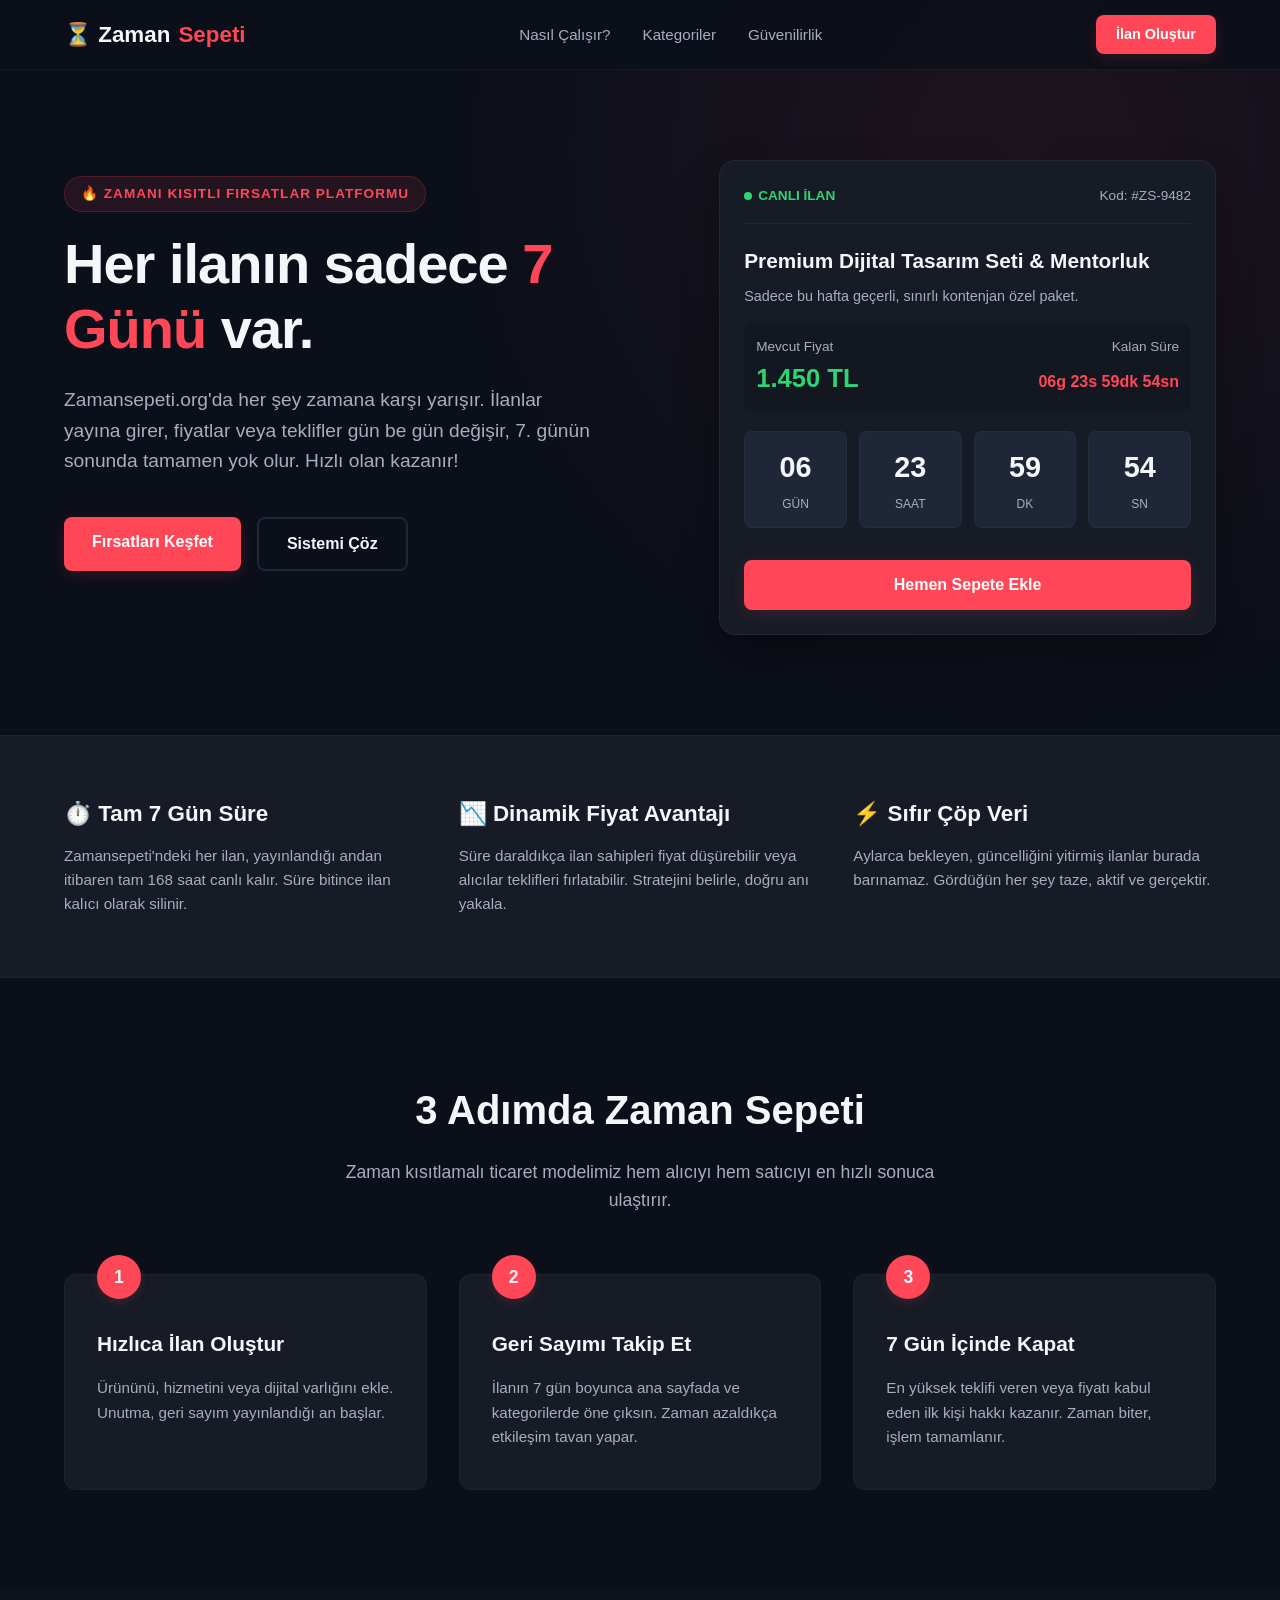
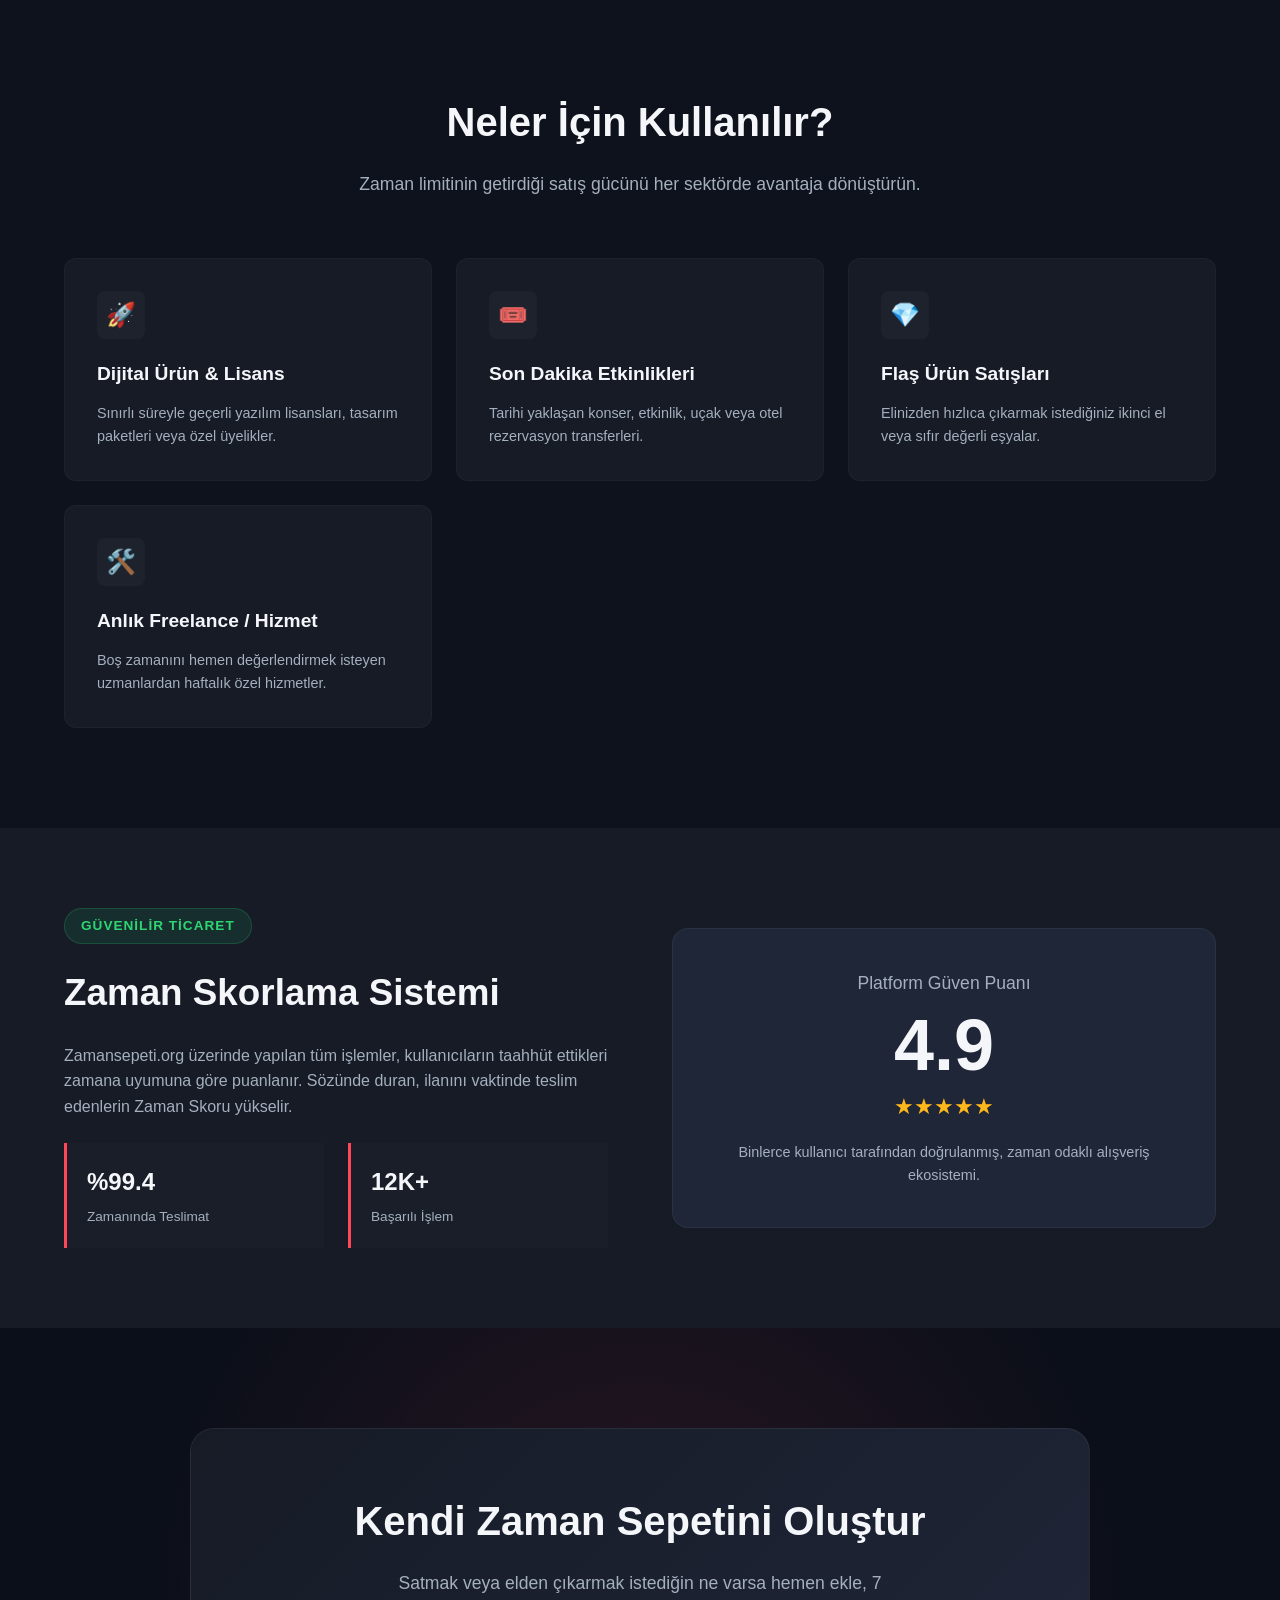
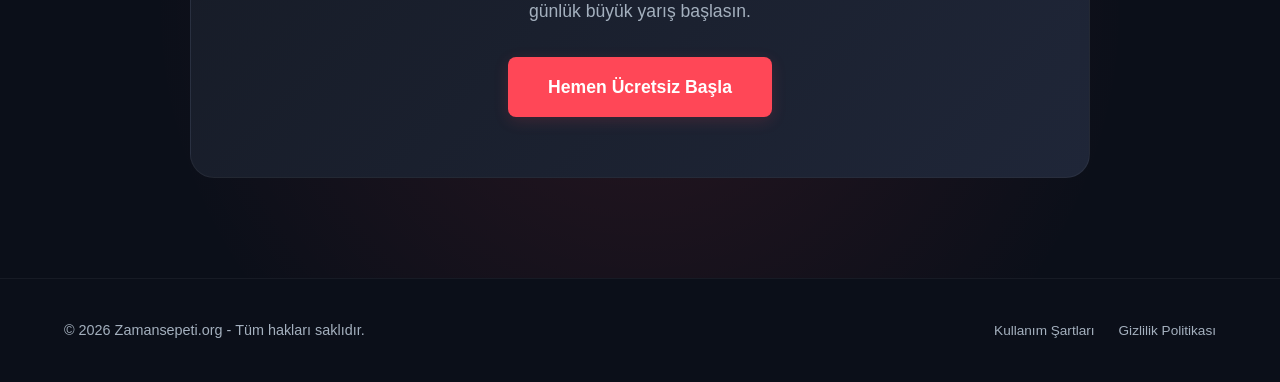
<file: variant-3-gemini.html>
<!DOCTYPE html>
<html lang="tr">
<head>
    <meta charset="UTF-8">
    <meta name="viewport" content="width=device-width, initial-scale=1.0">
    <title>Zaman Sepeti | Zamanı Yakala, Fırsatı Kaçırma</title>
    <style>
        :root {
            --bg-primary: #0b0f19;
            --bg-secondary: #161b26;
            --bg-card: #1f2638;
            --accent: #ff4757;
            --accent-hover: #e84118;
            --text-main: #f5f6fa;
            --text-muted: #a4b0be;
            --success: #2ed573;
            --glow: rgba(255, 71, 87, 0.15);
        }

        * {
            box-sizing: border-box;
            margin: 0;
            padding: 0;
            font-family: -apple-system, BlinkMacSystemFont, "Segoe UI", Roboto, Helvetica, Arial, sans-serif;
            -webkit-font-smoothing: antialiased;
        }

        body {
            background-color: var(--bg-primary);
            color: var(--text-main);
            line-height: 1.6;
            overflow-x: hidden;
        }

        /* Utility Classes & Animations */
        .container {
            width: 100%;
            max-width: 1200px;
            margin: 0 auto;
            padding: 0 24px;
        }

        .badge {
            display: inline-block;
            background: rgba(255, 71, 87, 0.1);
            color: var(--accent);
            padding: 6px 16px;
            border-radius: 20px;
            font-size: 0.85rem;
            font-weight: 600;
            text-transform: uppercase;
            letter-spacing: 1px;
            border: 1px solid rgba(255, 71, 87, 0.2);
            margin-bottom: 20px;
        }

        /* Header */
        header {
            position: fixed;
            top: 0;
            left: 0;
            width: 100%;
            z-index: 1000;
            background: rgba(11, 15, 25, 0.8);
            backdrop-filter: blur(12px);
            border-bottom: 1px solid rgba(255, 255, 255, 0.05);
            height: 70px;
            display: flex;
            align-items: center;
        }

        .nav-container {
            display: flex;
            justify-content: space-between;
            align-items: center;
            width: 100%;
        }

        .logo {
            font-size: 1.4rem;
            font-weight: 800;
            color: var(--text-main);
            text-decoration: none;
            display: flex;
            align-items: center;
            gap: 8px;
        }

        .logo span {
            color: var(--accent);
        }

        .nav-menu {
            display: flex;
            gap: 32px;
            align-items: center;
            list-style: none;
        }

        .nav-link {
            color: var(--text-muted);
            text-decoration: none;
            font-size: 0.95rem;
            transition: color 0.3s ease;
        }

        .nav-link:hover {
            color: var(--text-main);
        }

        .btn {
            display: inline-block;
            background: var(--accent);
            color: white;
            padding: 12px 28px;
            border-radius: 8px;
            font-weight: 600;
            text-decoration: none;
            transition: all 0.3s ease;
            border: none;
            cursor: pointer;
            text-align: center;
            box-shadow: 0 4px 15px var(--glow);
        }

        .btn:hover {
            background: var(--accent-hover);
            transform: translateY(-2px);
            box-shadow: 0 6px 20px rgba(255, 71, 87, 0.3);
        }

        .btn-outline {
            background: transparent;
            border: 2px solid var(--bg-card);
            color: var(--text-main);
            box-shadow: none;
        }

        .btn-outline:hover {
            background: var(--bg-card);
            transform: translateY(-2px);
            box-shadow: none;
        }

        /* Hero Section */
        .hero {
            padding: 160px 0 100px 0;
            position: relative;
            background: radial-gradient(circle at 80% 20%, rgba(255, 71, 87, 0.08) 0%, transparent 50%);
        }

        .hero-grid {
            display: grid;
            grid-template-columns: 1.1fr 0.9fr;
            gap: 48px;
            align-items: center;
        }

        .hero-title {
            font-size: 3.5rem;
            line-height: 1.15;
            font-weight: 800;
            margin-bottom: 24px;
            letter-spacing: -1px;
        }

        .hero-title em {
            font-style: normal;
            color: var(--accent);
            position: relative;
        }

        .hero-desc {
            font-size: 1.2rem;
            color: var(--text-muted);
            margin-bottom: 40px;
            max-width: 540px;
        }

        .hero-buttons {
            display: flex;
            gap: 16px;
            margin-bottom: 48px;
        }

        /* Live Counter Card in Hero */
        .live-preview {
            background: var(--bg-secondary);
            border: 1px solid rgba(255, 255, 255, 0.05);
            border-radius: 16px;
            padding: 24px;
            position: relative;
            box-shadow: 0 20px 40px rgba(0,0,0,0.3);
        }

        .preview-header {
            display: flex;
            justify-content: space-between;
            align-items: center;
            margin-bottom: 20px;
            padding-bottom: 16px;
            border-bottom: 1px solid rgba(255, 255, 255, 0.05);
        }

        .status-badge {
            display: flex;
            align-items: center;
            gap: 6px;
            font-size: 0.85rem;
            color: var(--success);
            font-weight: 600;
        }

        .status-dot {
            width: 8px;
            height: 8px;
            background: var(--success);
            border-radius: 50%;
            animation: pulse 2s infinite;
        }

        .timer-display {
            display: flex;
            gap: 12px;
            margin: 20px 0;
        }

        .timer-block {
            flex: 1;
            background: var(--bg-card);
            padding: 12px;
            border-radius: 8px;
            text-align: center;
            border: 1px solid rgba(255, 255, 255, 0.03);
        }

        .timer-val {
            font-size: 1.8rem;
            font-weight: 700;
            color: var(--text-main);
            display: block;
        }

        .timer-lbl {
            font-size: 0.75rem;
            color: var(--text-muted);
            text-transform: uppercase;
        }

        /* 7 Days Highlight Section */
        .urgency-banner {
            background: var(--bg-secondary);
            padding: 60px 0;
            border-top: 1px solid rgba(255, 255, 255, 0.03);
            border-bottom: 1px solid rgba(255, 255, 255, 0.03);
        }

        .urgency-grid {
            display: grid;
            grid-template-columns: repeat(3, 1fr);
            gap: 32px;
        }

        .urgency-item h3 {
            font-size: 1.4rem;
            margin-bottom: 12px;
            color: var(--text-main);
        }

        .urgency-item p {
            color: var(--text-muted);
            font-size: 0.95rem;
        }

        /* How it Works */
        .section {
            padding: 100px 0;
        }

        .section-header {
            text-align: center;
            max-width: 600px;
            margin: 0 auto 60px auto;
        }

        .section-header h2 {
            font-size: 2.5rem;
            font-weight: 800;
            margin-bottom: 16px;
        }

        .section-header p {
            color: var(--text-muted);
            font-size: 1.1rem;
        }

        .steps-grid {
            display: grid;
            grid-template-columns: repeat(3, 1fr);
            gap: 32px;
            position: relative;
        }

        .step-card {
            background: var(--bg-secondary);
            border: 1px solid rgba(255, 255, 255, 0.03);
            border-radius: 12px;
            padding: 40px 32px;
            position: relative;
            transition: transform 0.3s ease;
        }

        .step-card:hover {
            transform: translateY(-5px);
        }

        .step-num {
            position: absolute;
            top: -20px;
            left: 32px;
            width: 44px;
            height: 44px;
            background: var(--accent);
            border-radius: 50%;
            display: flex;
            align-items: center;
            justify-content: center;
            font-weight: 700;
            font-size: 1.1rem;
            box-shadow: 0 4px 10px var(--glow);
        }

        .step-card h3 {
            margin-top: 12px;
            font-size: 1.3rem;
            margin-bottom: 16px;
        }

        .step-card p {
            color: var(--text-muted);
            font-size: 0.95rem;
        }

        /* Categories / Use Cases */
        .categories-grid {
            display: grid;
            grid-template-columns: repeat(auto-fit, minmax(280px, 1fr));
            gap: 24px;
        }

        .cat-card {
            background: var(--bg-secondary);
            border: 1px solid rgba(255, 255, 255, 0.03);
            border-radius: 12px;
            padding: 32px;
            transition: all 0.3s ease;
            cursor: pointer;
        }

        .cat-card:hover {
            background: var(--bg-card);
            border-color: rgba(255, 71, 87, 0.3);
        }

        .cat-icon {
            width: 48px;
            height: 48px;
            background: rgba(255, 255, 255, 0.03);
            border-radius: 8px;
            display: flex;
            align-items: center;
            justify-content: center;
            font-size: 1.5rem;
            margin-bottom: 20px;
            color: var(--accent);
        }

        .cat-card h3 {
            font-size: 1.2rem;
            margin-bottom: 12px;
        }

        .cat-card p {
            color: var(--text-muted);
            font-size: 0.9rem;
        }

        /* Trust & Score System */
        .trust-section {
            background: var(--bg-secondary);
            padding: 80px 0;
        }

        .trust-grid {
            display: grid;
            grid-template-columns: 1fr 1fr;
            gap: 64px;
            align-items: center;
        }

        .score-box {
            background: var(--bg-card);
            border: 1px solid rgba(255, 255, 255, 0.05);
            border-radius: 16px;
            padding: 40px;
            text-align: center;
        }

        .score-big {
            font-size: 4.5rem;
            font-weight: 800;
            color: var(--text-main);
            line-height: 1;
            margin-bottom: 8px;
        }

        .stars {
            color: #ffb81c;
            font-size: 1.4rem;
            margin-bottom: 16px;
        }

        .trust-metrics {
            display: grid;
            grid-template-columns: 1fr 1fr;
            gap: 24px;
        }

        .metric-item {
            padding: 20px;
            border-left: 3px solid var(--accent);
            background: rgba(255, 255, 255, 0.01);
        }

        .metric-title {
            font-size: 1.5rem;
            font-weight: 700;
            margin-bottom: 4px;
        }

        .metric-desc {
            color: var(--text-muted);
            font-size: 0.85rem;
        }

        /* Mobile Responsive CTA Area */
        .cta-section {
            padding: 100px 0;
            background: radial-gradient(circle at center, rgba(255, 71, 87, 0.12) 0%, transparent 70%);
        }

        .cta-box {
            background: linear-gradient(135deg, var(--bg-secondary) 0%, var(--bg-card) 100%);
            border: 1px solid rgba(255, 255, 255, 0.05);
            border-radius: 24px;
            padding: 60px 40px;
            text-align: center;
            max-width: 900px;
            margin: 0 auto;
            position: relative;
            overflow: hidden;
        }

        .cta-box h2 {
            font-size: 2.5rem;
            font-weight: 800;
            margin-bottom: 16px;
        }

        .cta-box p {
            color: var(--text-muted);
            font-size: 1.1rem;
            max-width: 500px;
            margin: 0 auto 32px auto;
        }

        /* Footer */
        footer {
            padding: 40px 0;
            border-top: 1px solid rgba(255, 255, 255, 0.05);
            color: var(--text-muted);
            font-size: 0.9rem;
        }

        .footer-grid {
            display: flex;
            justify-content: space-between;
            align-items: center;
        }

        @keyframes pulse {
            0% { transform: scale(0.95); box-shadow: 0 0 0 0 rgba(46, 213, 115, 0.4); }
            70% { transform: scale(1); box-shadow: 0 0 0 8px rgba(46, 213, 115, 0); }
            100% { transform: scale(0.95); box-shadow: 0 0 0 0 rgba(46, 213, 115, 0); }
        }

        /* Responsive Design */
        @media (max-width: 992px) {
            .hero-grid {
                grid-template-columns: 1fr;
                gap: 48px;
                text-align: center;
            }
            .hero-title { font-size: 2.8rem; }
            .hero-desc { margin: 0 auto 32px auto; }
            .hero-buttons { justify-content: center; }
            .urgency-grid, .steps-grid, .trust-grid {
                grid-template-columns: 1fr;
                gap: 40px;
            }
            .step-card { padding-top: 48px; }
            .step-num { left: 50%; transform: translateX(-50%); }
        }

        @media (max-width: 576px) {
            .hero-title { font-size: 2.2rem; }
            .hero-buttons { flex-direction: column; width: 100%; }
            .btn { width: 100%; }
            .cta-box { padding: 40px 20px; }
            .cta-box h2 { font-size: 1.8rem; }
            .footer-grid { flex-direction: column; gap: 16px; text-align: center; }
            .nav-menu { display: none; } /* Simplicity for single page */
        }
    </style>
</head>
<body>

    <header>
        <div class="container nav-container">
            <a href="#" class="logo">⏳ Zaman<span>Sepeti</span></a>
            <ul class="nav-menu">
                <li><a href="#nasil-calisir" class="nav-link">Nasıl Çalışır?</a></li>
                <li><a href="#kategoriler" class="nav-link">Kategoriler</a></li>
                <li><a href="#guven" class="nav-link">Güvenilirlik</a></li>
            </ul>
            <div>
                <a href="#ilan-ver" class="btn" style="padding: 8px 20px; font-size: 0.9rem;">İlan Oluştur</a>
            </div>
        </div>
    </header>

    <section class="hero">
        <div class="container hero-grid">
            <div>
                <span class="badge">🔥 Zamanı Kısıtlı Fırsatlar Platformu</span>
                <h1 class="hero-title">Her ilanın sadece <em>7 Günü</em> var.</h1>
                <p class="hero-desc">Zamansepeti.org'da her şey zamana karşı yarışır. İlanlar yayına girer, fiyatlar veya teklifler gün be gün değişir, 7. günün sonunda tamamen yok olur. Hızlı olan kazanır!</p>
                <div class="hero-buttons">
                    <a href="#kesfet" class="btn">Fırsatları Keşfet</a>
                    <a href="#nasil-calisir" class="btn btn-outline">Sistemi Çöz</a>
                </div>
            </div>
            
            <div class="live-preview">
                <div class="preview-header">
                    <span class="status-badge"><span class="status-dot"></span> CANLI İLAN</span>
                    <span style="color: var(--text-muted); font-size: 0.85rem;">Kod: #ZS-9482</span>
                </div>
                <h3 style="font-size: 1.3rem; margin-bottom: 8px;">Premium Dijital Tasarım Seti & Mentorluk</h3>
                <p style="color: var(--text-muted); font-size: 0.9rem; margin-bottom: 16px;">Sadece bu hafta geçerli, sınırlı kontenjan özel paket.</p>
                
                <div style="background: rgba(0,0,0,0.15); padding: 12px; border-radius: 8px; margin-bottom: 16px;">
                    <div style="display: flex; justify-content: space-between; font-size: 0.85rem; color: var(--text-muted);">
                        <span>Mevcut Fiyat</span>
                        <span>Kalan Süre</span>
                    </div>
                    <div style="display: flex; justify-content: space-between; align-items: baseline;">
                        <span style="font-size: 1.6rem; font-weight: 700; color: var(--success);">1.450 TL</span>
                        <span style="color: var(--accent); font-weight: 600;" id="live-timer">06g 23s 59dk 54sn</span>
                    </div>
                </div>

                <div class="timer-display">
                    <div class="timer-block"><span class="timer-val" id="t-gün">06</span><span class="timer-lbl">Gün</span></div>
                    <div class="timer-block"><span class="timer-val" id="t-saat">23</span><span class="timer-lbl">Saat</span></div>
                    <div class="timer-block"><span class="timer-val" id="t-dak">59</span><span class="timer-lbl">Dk</span></div>
                    <div class="timer-block"><span class="timer-val" id="t-sn">54</span><span class="timer-lbl">Sn</span></div>
                </div>

                <a href="#teklif" class="btn" style="width: 100%; margin-top: 12px;">Hemen Sepete Ekle</a>
            </div>
        </div>
    </section>

    <section class="urgency-banner">
        <div class="container">
            <div class="urgency-grid">
                <div class="urgency-item">
                    <h3>⏱️ Tam 7 Gün Süre</h3>
                    <p>Zamansepeti'ndeki her ilan, yayınlandığı andan itibaren tam 168 saat canlı kalır. Süre bitince ilan kalıcı olarak silinir.</p>
                </div>
                <div class="urgency-item">
                    <h3>📉 Dinamik Fiyat Avantajı</h3>
                    <p>Süre daraldıkça ilan sahipleri fiyat düşürebilir veya alıcılar teklifleri fırlatabilir. Stratejini belirle, doğru anı yakala.</p>
                </div>
                <div class="urgency-item">
                    <h3>⚡ Sıfır Çöp Veri</h3>
                    <p>Aylarca bekleyen, güncelliğini yitirmiş ilanlar burada barınamaz. Gördüğün her şey taze, aktif ve gerçektir.</p>
                </div>
            </div>
        </div>
    </section>

    <section id="nasil-calisir" class="section">
        <div class="container">
            <div class="section-header">
                <h2>3 Adımda Zaman Sepeti</h2>
                <p>Zaman kısıtlamalı ticaret modelimiz hem alıcıyı hem satıcıyı en hızlı sonuca ulaştırır.</p>
            </div>
            
            <div class="steps-grid">
                <div class="step-card">
                    <div class="step-num">1</div>
                    <h3>Hızlıca İlan Oluştur</h3>
                    <p>Ürününü, hizmetini veya dijital varlığını ekle. Unutma, geri sayım yayınlandığı an başlar.</p>
                </div>
                <div class="step-card">
                    <div class="step-num">2</div>
                    <h3>Geri Sayımı Takip Et</h3>
                    <p>İlanın 7 gün boyunca ana sayfada ve kategorilerde öne çıksın. Zaman azaldıkça etkileşim tavan yapar.</p>
                </div>
                <div class="step-card">
                    <div class="step-num">3</div>
                    <h3>7 Gün İçinde Kapat</h3>
                    <p>En yüksek teklifi veren veya fiyatı kabul eden ilk kişi hakkı kazanır. Zaman biter, işlem tamamlanır.</p>
                </div>
            </div>
        </div>
    </section>

    <section id="kategoriler" class="section" style="background: rgba(255,255,255,0.01);">
        <div class="container">
            <div class="section-header">
                <h2>Neler İçin Kullanılır?</h2>
                <p>Zaman limitinin getirdiği satış gücünü her sektörde avantaja dönüştürün.</p>
            </div>

            <div class="categories-grid">
                <div class="cat-card">
                    <div class="cat-icon">🚀</div>
                    <h3>Dijital Ürün & Lisans</h3>
                    <p>Sınırlı süreyle geçerli yazılım lisansları, tasarım paketleri veya özel üyelikler.</p>
                </div>
                <div class="cat-card">
                    <div class="cat-icon">🎟️</div>
                    <h3>Son Dakika Etkinlikleri</h3>
                    <p>Tarihi yaklaşan konser, etkinlik, uçak veya otel rezervasyon transferleri.</p>
                </div>
                <div class="cat-card">
                    <div class="cat-icon">💎</div>
                    <h3>Flaş Ürün Satışları</h3>
                    <p>Elinizden hızlıca çıkarmak istediğiniz ikinci el veya sıfır değerli eşyalar.</p>
                </div>
                <div class="cat-card">
                    <div class="cat-icon">🛠️</div>
                    <h3>Anlık Freelance / Hizmet</h3>
                    <p>Boş zamanını hemen değerlendirmek isteyen uzmanlardan haftalık özel hizmetler.</p>
                </div>
            </div>
        </div>
    </section>

    <section id="guven" class="trust-section">
        <div class="container trust-grid">
            <div>
                <span class="badge" style="background:rgba(46, 213, 115, 0.1); color: var(--success); border-color: rgba(46, 213, 115, 0.2);">GÜVENİLİR TİCARET</span>
                <h2 style="font-size: 2.3rem; font-weight: 800; margin-bottom: 20px;">Zaman Skorlama Sistemi</h2>
                <p style="color: var(--text-muted); margin-bottom: 24px;">Zamansepeti.org üzerinde yapılan tüm işlemler, kullanıcıların taahhüt ettikleri zamana uyumuna göre puanlanır. Sözünde duran, ilanını vaktinde teslim edenlerin Zaman Skoru yükselir.</p>
                
                <div class="trust-metrics">
                    <div class="metric-item">
                        <div class="metric-title">%99.4</div>
                        <div class="metric-desc">Zamanında Teslimat</div>
                    </div>
                    <div class="metric-item">
                        <div class="metric-title">12K+</div>
                        <div class="metric-desc">Başarılı İşlem</div>
                    </div>
                </div>
            </div>

            <div class="score-box">
                <div style="font-size: 1.1rem; color: var(--text-muted); margin-bottom: 12px;">Platform Güven Puanı</div>
                <div class="score-big">4.9</div>
                <div class="stars">★★★★★</div>
                <p style="color: var(--text-muted); font-size: 0.9rem;">Binlerce kullanıcı tarafından doğrulanmış, zaman odaklı alışveriş ekosistemi.</p>
            </div>
        </div>
    </section>

    <section id="ilan-ver" class="cta-section">
        <div class="container">
            <div class="cta-box">
                <h2>Kendi Zaman Sepetini Oluştur</h2>
                <p>Satmak veya elden çıkarmak istediğin ne varsa hemen ekle, 7 günlük büyük yarış başlasın.</p>
                <div style="display: flex; justify-content: center; width: 100%;">
                    <a href="#basla" class="btn" style="padding: 16px 40px; font-size: 1.1rem; width: auto; min-width: 240px;">Hemen Ücretsiz Başla</a>
                </div>
            </div>
        </div>
    </section>

    <footer>
        <div class="container footer-grid">
            <div>© 2026 Zamansepeti.org - Tüm hakları saklıdır.</div>
            <div style="display: flex; gap: 24px;">
                <a href="#" class="nav-link" style="font-size: 0.85rem;">Kullanım Şartları</a>
                <a href="#" class="nav-link" style="font-size: 0.85rem;">Gizlilik Politikası</a>
            </div>
        </div>
    </footer>

    <script>
        function startSimulationTimer() {
            let days = 6, hours = 23, minutes = 59, seconds = 54;
            
            const dVal = document.getElementById('t-gün');
            const hVal = document.getElementById('t-saat');
            const mVal = document.getElementById('t-dak');
            const sVal = document.getElementById('t-sn');
            const fullDisplay = document.getElementById('live-timer');

            setInterval(() => {
                seconds--;
                if (seconds < 0) {
                    seconds ...

    * {
        box-sizing: border-box;
        margin: 0;
        padding: 0;
        font-family: -apple-system, BlinkMacSystemFont, "Segoe UI", Roboto, Helvetica, Arial, sans-serif;
        -webkit-font-smoothing: antialiased;
    }

    body {
        background-color: var(--bg-primary);
        color: var(--text-main);
        line-height: 1.6;
        overflow-x: hidden;
    }

    .container {
        width: 100%;
        max-width: 1200px;
        margin: 0 auto;
        padding: 0 24px;
    }

    .badge {
        display: inline-block;
        background: rgba(255, 71, 87, 0.1);
        color: var(--accent);
        padding: 6px 16px;
        border-radius: 20px;
        font-size: 0.85rem;
        font-weight: 600;
        text-transform: uppercase;
        letter-spacing: 1px;
        border: 1px solid rgba(255, 71, 87, 0.2);
        margin-bottom: 20px;
    }

    header {
        position: fixed;
        top: 0;
        left: 0;
        width: 100%;
        z-index: 1000;
        background: rgba(11, 15, 25, 0.8);
        backdrop-filter: blur(12px);
        border-bottom: 1px solid rgba(255, 255, 255, 0.05);
        height: 70px;
        display: flex;
        align-items: center;
    }

    .nav-container {
        display: flex;
        justify-content: space-between;
        align-items: center;
        width: 100%;
    }

    .logo {
        font-size: 1.4rem;
        font-weight: 800;
        color: var(--text-main);
        text-decoration: none;
        display: flex;
        align-items: center;
        gap: 8px;
    }

    .logo span {
        color: var(--accent);
    }

    .nav-menu {
        display: flex;
        gap: 32px;
        align-items: center;
        list-style: none;
    }

    .nav-link {
        color: var(--text-muted);
        text-decoration: none;
        font-size: 0.95rem;
        transition: color 0.3s ease;
    }

    .nav-link:hover {
        color: var(--text-main);
    }

    .btn {
        display: inline-block;
        background: var(--accent);
        color: white;
        padding: 12px 28px;
        border-radius: 8px;
        font-weight: 600;
        text-decoration: none;
        transition: all 0.3s ease;
        border: none;
        cursor: pointer;
        text-align: center;
        box-shadow: 0 4px 15px var(--glow);
    }

    .btn:hover {
        background: var(--accent-hover);
        transform: translateY(-2px);
        box-shadow: 0 6px 20px rgba(255, 71, 87, 0.3);
    }

    .btn-outline {
        background: transparent;
        border: 2px solid var(--bg-card);
        color: var(--text-main);
        box-shadow: none;
    }

    .btn-outline:hover {
        background: var(--bg-card);
        transform: translateY(-2px);
        box-shadow: none;
    }

    .hero {
        padding: 160px 0 100px 0;
        position: relative;
        background: radial-gradient(circle at 80% 20%, rgba(255, 71, 87, 0.08) 0%, transparent 50%);
    }

    .hero-grid {
        display: grid;
        grid-template-columns: 1.1fr 0.9fr;
        gap: 48px;
        align-items: center;
    }

    .hero-title {
        font-size: 3.5rem;
        line-height: 1.15;
        font-weight: 800;
        margin-bottom: 24px;
        letter-spacing: -1px;
    }

    .hero-title em {
        font-style: normal;
        color: var(--accent);
        position: relative;
    }

    .hero-desc {
        font-size: 1.2rem;
        color: var(--text-muted);
        margin-bottom: 40px;
        max-width: 540px;
    }

    .hero-buttons {
        display: flex;
        gap: 16px;
        margin-bottom: 48px;
    }

    .live-preview {
        background: var(--bg-secondary);
        border: 1px solid rgba(255, 255, 255, 0.05);
        border-radius: 16px;
        padding: 24px;
        position: relative;
        box-shadow: 0 20px 40px rgba(0,0,0,0.3);
    }

    .preview-header {
        display: flex;
        justify-content: space-between;
        align-items: center;
        margin-bottom: 20px;
        padding-bottom: 16px;
        border-bottom: 1px solid rgba(255, 255, 255, 0.05);
    }

    .status-badge {
        display: flex;
        align-items: center;
        gap: 6px;
        font-size: 0.85rem;
        color: var(--success);
        font-weight: 600;
    }

    .status-dot {
        width: 8px;
        height: 8px;
        background: var(--success);
        border-radius: 50%;
        animation: pulse 2s infinite;
    }

    .timer-display {
        display: flex;
        gap: 12px;
        margin: 20px 0;
    }

    .timer-block {
        flex: 1;
        background: var(--bg-card);
        padding: 12px;
        border-radius: 8px;
        text-align: center;
        border: 1px solid rgba(255, 255, 255, 0.03);
    }

    .timer-val {
        font-size: 1.8rem;
        font-weight: 700;
        color: var(--text-main);
        display: block;
    }

    .timer-lbl {
        font-size: 0.75rem;
        color: var(--text-muted);
        text-transform: uppercase;
    }

    .urgency-banner {
        background: var(--bg-secondary);
        padding: 60px 0;
        border-top: 1px solid rgba(255, 255, 255, 0.03);
        border-bottom: 1px solid rgba(255, 255, 255, 0.03);
    }

    .urgency-grid {
        display: grid;
        grid-template-columns: repeat(3, 1fr);
        gap: 32px;
    }

    .urgency-item h3 {
        font-size: 1.4rem;
        margin-bottom: 12px;
        color: var(--text-main);
    }

    .urgency-item p {
        color: var(--text-muted);
        font-size: 0.95rem;
    }

    .section {
        padding: 100px 0;
    }

    .section-header {
        text-align: center;
        max-width: 600px;
        margin: 0 auto 60px auto;
    }

    .section-header h2 {
        font-size: 2.5rem;
        font-weight: 800;
        margin-bottom: 16px;
    }

    .section-header p {
        color: var(--text-muted);
        font-size: 1.1rem;
    }

    .steps-grid {
        display: grid;
        grid-template-columns: repeat(3, 1fr);
        gap: 32px;
        position: relative;
    }

    .step-card {
        background: var(--bg-secondary);
        border: 1px solid rgba(255, 255, 255, 0.03);
        border-radius: 12px;
        padding: 40px 32px;
        position: relative;
        transition: transform 0.3s ease;
    }

    .step-card:hover {
        transform: translateY(-5px);
    }

    .step-num {
        position: absolute;
        top: -20px;
        left: 32px;
        width: 44px;
        height: 44px;
        background: var(--accent);
        border-radius: 50%;
        display: flex;
        align-items: center;
        justify-content: center;
        font-weight: 700;
        font-size: 1.1rem;
        box-shadow: 0 4px 10px var(--glow);
    }

    .step-card h3 {
        margin-top: 12px;
        font-size: 1.3rem;
        margin-bottom: 16px;
    }

    .step-card p {
        color: var(--text-muted);
        font-size: 0.95rem;
    }

    .categories-grid {
        display: grid;
        grid-template-columns: repeat(auto-fit, minmax(280px, 1fr));
        gap: 24px;
    }

    .cat-card {
        background: var(--bg-secondary);
        border: 1px solid rgba(255, 255, 255, 0.03);
        border-radius: 12px;
        padding: 32px;
        transition: all 0.3s ease;
        cursor: pointer;
    }

    .cat-card:hover {
        background: var(--bg-card);
        border-color: rgba(255, 71, 87, 0.3);
    }

    .cat-icon {
        width: 48px;
        height: 48px;
        background: rgba(255, 255, 255, 0.03);
        border-radius: 8px;
        display: flex;
        align-items: center;
        justify-content: center;
        font-size: 1.5rem;
        margin-bottom: 20px;
        color: var(--accent);
    }

    .cat-card h3 {
        font-size: 1.2rem;
        margin-bottom: 12px;
    }

    .cat-card p {
        color: var(--text-muted);
        font-size: 0.9rem;
    }

    .trust-section {
        background: var(--bg-secondary);
        padding: 80px 0;
    }

    .trust-grid {
        display: grid;
        grid-template-columns: 1fr 1fr;
        gap: 64px;
        align-items: center;
    }

    .score-box {
        background: var(--bg-card);
        border: 1px solid rgba(255, 255, 255, 0.05);
        border-radius: 16px;
        padding: 40px;
        text-align: center;
    }

    .score-big {
        font-size: 4.5rem;
        font-weight: 800;
        color: var(--text-main);
        line-height: 1;
        margin-bottom: 8px;
    }

    .stars {
        color: #ffb81c;
        font-size: 1.4rem;
        margin-bottom: 16px;
    }

    .trust-metrics {
        display: grid;
        grid-template-columns: 1fr 1fr;
        gap: 24px;
    }

    .metric-item {
        padding: 20px;
        border-left: 3px solid var(--accent);
        background: rgba(255, 255, 255, 0.01);
    }

    .metric-title {
        font-size: 1.5rem;
        font-weight: 700;
        margin-bottom: 4px;
    }

    .metric-desc {
        color: var(--text-muted);
        font-size: 0.85rem;
    }

    .cta-section {
        padding: 100px 0;
        background: radial-gradient(circle at center, rgba(255, 71, 87, 0.12) 0%, transparent 70%);
    }

    .cta-box {
        background: linear-gradient(135deg, var(--bg-secondary) 0%, var(--bg-card) 100%);
        border: 1px solid rgba(255, 255, 255, 0.05);
        border-radius: 24px;
        padding: 60px 40px;
        text-align: center;
        max-width: 900px;
        margin: 0 auto;
        position: relative;
        overflow: hidden;
    }

    .cta-box h2 {
        font-size: 2.5rem;
        font-weight: 800;
        margin-bottom: 16px;
    }

    .cta-box p {
        color: var(--text-muted);
        font-size: 1.1rem;
        max-width: 500px;
        margin: 0 auto 32px auto;
    }

    footer {
        padding: 40px 0;
        border-top: 1px solid rgba(255, 255, 255, 0.05);
        color: var(--text-muted);
        font-size: 0.9rem;
    }

    .footer-grid {
        display: flex;
        justify-content: space-between;
        align-items: center;
    }

    @keyframes pulse {
        0% { transform: scale(0.95); box-shadow: 0 0 0 0 rgba(46, 213, 115, 0.4); }
        70% { transform: scale(1); box-shadow: 0 0 0 8px rgba(46, 213, 115, 0); }
        100% { transform: scale(0.95); box-shadow: 0 0 0 0 rgba(46, 213, 115, 0); }
    }

    @media (max-width: 992px) {
        .hero-grid {
            grid-template-columns: 1fr;
            gap: 48px;
            text-align: center;
        }
        .hero-title { font-size: 2.8rem; }
        .hero-desc { margin: 0 auto 32px auto; }
        .hero-buttons { justify-content: center; }
        .urgency-grid, .steps-grid, .trust-grid {
            grid-template-columns: 1fr;
            gap: 40px;
        }
        .step-card { padding-top: 48px; }
        .step-num { left: 50%; transform: translateX(-50%); }
    }

    @media (max-width: 576px) {
        .hero-title { font-size: 2.2rem; }
        .hero-buttons { flex-direction: column; width: 100%; }
        .btn { width: 100%; }
        .cta-box { padding: 40px 20px; }
        .cta-box h2 { font-size: 1.8rem; }
        .footer-grid { flex-direction: column; gap: 16px; text-align: center; }
        .nav-menu { display: none; }
    }
</style>

<header>
    <div class="container nav-container">
        <a href="#" class="logo">⏳ Zaman<span>Sepeti</span></a>
        <ul class="nav-menu">
            <li><a href="#nasil-calisir" class="nav-link">Nasıl Çalışır?</a></li>
            <li><a href="#kategoriler" class="nav-link">Kategoriler</a></li>
            <li><a href="#guven" class="nav-link">Güvenilirlik</a></li>
        </ul>
        <div>
            <a href="#ilan-ver" class="btn" style="padding: 8px 20px; font-size: 0.9rem;">İlan Oluştur</a>
        </div>
    </div>
</header>

<section class="hero">
    <div class="container hero-grid">
        <div>
            <span class="badge">🔥 Zamanı Kısıtlı Fırsatlar Platformu</span>
            <h1 class="hero-title">Her ilanın sadece <em>7 Günü</em> var.</h1>
            <p class="hero-desc">Zamansepeti.org'da her şey zamana karşı yarışır. İlanlar yayına girer, fiyatlar veya teklifler gün be gün değişir, 7. günün sonunda tamamen yok olur. Hızlı olan kazanır!</p>
            <div class="hero-buttons">
                <a href="#kesfet" class="btn">Fırsatları Keşfet</a>
                <a href="#nasil-calisir" class="btn btn-outline">Sistemi Çöz</a>
            </div>
        </div>
        
        <div class="live-preview">
            <div class="preview-header">
                <span class="status-badge"><span class="status-dot"></span> CANLI İLAN</span>
                <span style="color: var(--text-muted); font-size: 0.85rem;">Kod: #ZS-9482</span>
            </div>
            <h3 style="font-size: 1.3rem; margin-bottom: 8px;">Premium Dijital Tasarım Seti & Mentorluk</h3>
            <p style="color: var(--text-muted); font-size: 0.9rem; margin-bottom: 16px;">Sadece bu hafta geçerli, sınırlı kontenjan özel paket.</p>
            
            <div style="background: rgba(0,0,0,0.15); padding: 12px; border-radius: 8px; margin-bottom: 16px;">
                <div style="display: flex; justify-content: space-between; font-size: 0.85rem; color: var(--text-muted);">
                    <span>Mevcut Fiyat</span>
                    <span>Kalan Süre</span>
                </div>
                <div style="display: flex; justify-content: space-between; align-items: baseline;">
                    <span style="font-size: 1.6rem; font-weight: 700; color: var(--success);">1.450 TL</span>
                    <span style="color: var(--accent); font-weight: 600;" id="live-timer">06g 23s 59dk 54sn</span>
                </div>
            </div>

            <div class="timer-display">
                <div class="timer-block"><span class="timer-val" id="t-gün">06</span><span class="timer-lbl">Gün</span></div>
                <div class="timer-block"><span class="timer-val" id="t-saat">23</span><span class="timer-lbl">Saat</span></div>
                <div class="timer-block"><span class="timer-val" id="t-dak">59</span><span class="timer-lbl">Dk</span></div>
                <div class="timer-block"><span class="timer-val" id="t-sn">54</span><span class="timer-lbl">Sn</span></div>
            </div>

            <a href="#teklif" class="btn" style="width: 100%; margin-top: 12px;">Hemen Sepete Ekle</a>
        </div>
    </div>
</section>

<section class="urgency-banner">
    <div class="container">
        <div class="urgency-grid">
            <div class="urgency-item">
                <h3>⏱️ Tam 7 Gün Süre</h3>
                <p>Zamansepeti'ndeki her ilan, yayınlandığı andan itibaren tam 168 saat canlı kalır. Süre bitince ilan kalıcı olarak silinir.</p>
            </div>
            <div class="urgency-item">
                <h3>📉 Dinamik Fiyat Avantajı</h3>
                <p>Süre daraldıkça ilan sahipleri fiyat düşürebilir veya alıcılar teklifleri fırlatabilir. Stratejini belirle, doğru anı yakala.</p>
            </div>
            <div class="urgency-item">
                <h3>⚡ Sıfır Çöp Veri</h3>
                <p>Aylarca bekleyen, güncelliğini yitirmiş ilanlar burada barınamaz. Gördüğün her şey taze, aktif ve gerçektir.</p>
            </div>
        </div>
    </div>
</section>

<section id="nasil-calisir" class="section">
    <div class="container">
        <div class="section-header">
            <h2>3 Adımda Zaman Sepeti</h2>
            <p>Zaman kısıtlamalı ticaret modelimiz hem alıcıyı hem satıcıyı en hızlı sonuca ulaştırır.</p>
        </div>
        
        <div class="steps-grid">
            <div class="step-card">
                <div class="step-num">1</div>
                <h3>Hızlıca İlan Oluştur</h3>
                <p>Ürününü, hizmetini veya dijital varlığını ekle. Unutma, geri sayım yayınlandığı an başlar.</p>
            </div>
            <div class="step-card">
                <div class="step-num">2</div>
                <h3>Geri Sayımı Takip Et</h3>
                <p>İlanın 7 gün boyunca ana sayfada ve kategorilerde öne çıksın. Zaman azaldıkça etkileşim tavan yapar.</p>
            </div>
            <div class="step-card">
                <div class="step-num">3</div>
                <h3>7 Gün İçinde Kapat</h3>
                <p>En yüksek teklifi veren veya fiyatı kabul eden ilk kişi hakkı kazanır. Zaman biter, işlem tamamlanır.</p>
            </div>
        </div>
    </div>
</section>

<section id="kategoriler" class="section" style="background: rgba(255,255,255,0.01);">
    <div class="container">
        <div class="section-header">
            <h2>Neler İçin Kullanılır?</h2>
            <p>Zaman limitinin getirdiği satış gücünü her sektörde avantaja dönüştürün.</p>
        </div>

        <div class="categories-grid">
            <div class="cat-card">
                <div class="cat-icon">🚀</div>
                <h3>Dijital Ürün & Lisans</h3>
                <p>Sınırlı süreyle geçerli yazılım lisansları, tasarım paketleri veya özel üyelikler.</p>
            </div>
            <div class="cat-card">
                <div class="cat-icon">🎟️</div>
                <h3>Son Dakika Etkinlikleri</h3>
                <p>Tarihi yaklaşan konser, etkinlik, uçak veya otel rezervasyon transferleri.</p>
            </div>
            <div class="cat-card">
                <div class="cat-icon">💎</div>
                <h3>Flaş Ürün Satışları</h3>
                <p>Elinizden hızlıca çıkarmak istediğiniz ikinci el veya sıfır değerli eşyalar.</p>
            </div>
            <div class="cat-card">
                <div class="cat-icon">🛠️</div>
                <h3>Anlık Freelance / Hizmet</h3>
                <p>Boş zamanını hemen değerlendirmek isteyen uzmanlardan haftalık özel hizmetler.</p>
            </div>
        </div>
    </div>
</section>

<section id="guven" class="trust-section">
    <div class="container trust-grid">
        <div>
            <span class="badge" style="background:rgba(46, 213, 115, 0.1); color: var(--success); border-color: rgba(46, 213, 115, 0.2);">GÜVENİLİR TİCARET</span>
            <h2 style="font-size: 2.3rem; font-weight: 800; margin-bottom: 20px;">Zaman Skorlama Sistemi</h2>
            <p style="color: var(--text-muted); margin-bottom: 24px;">Zamansepeti.org üzerinde yapılan tüm işlemler, kullanıcıların taahhüt ettikleri zamana uyumuna göre puanlanır. Sözünde duran, ilanını vaktinde teslim edenlerin Zaman Skoru yükselir.</p>
            
            <div class="trust-metrics">
                <div class="metric-item">
                    <div class="metric-title">%99.4</div>
                    <div class="metric-desc">Zamanında Teslimat</div>
                </div>
                <div class="metric-item">
                    <div class="metric-title">12K+</div>
                    <div class="metric-desc">Başarılı İşlem</div>
                </div>
            </div>
        </div>

        <div class="score-box">
            <div style="font-size: 1.1rem; color: var(--text-muted); margin-bottom: 12px;">Platform Güven Puanı</div>
            <div class="score-big">4.9</div>
            <div class="stars">★★★★★</div>
            <p style="color: var(--text-muted); font-size: 0.9rem;">Binlerce kullanıcı tarafından doğrulanmış, zaman odaklı alışveriş ekosistemi.</p>
        </div>
    </div>
</section>

<section id="ilan-ver" class="cta-section">
    <div class="container">
        <div class="cta-box">
            <h2>Kendi Zaman Sepetini Oluştur</h2>
            <p>Satmak veya elden çıkarmak istediğin ne varsa hemen ekle, 7 günlük büyük yarış başlasın.</p>
            <div style="display: flex; justify-content: center; width: 100%;">
                <a href="#basla" class="btn" style="padding: 16px 40px; font-size: 1.1rem; width: auto; min-width: 240px;">Hemen Ücretsiz Başla</a>
            </div>
        </div>
    </div>
</section>

<footer>
    <div class="container footer-grid">
        <div>© 2026 Zamansepeti.org - Tüm hakları saklıdır.</div>
        <div style="display: flex; gap: 24px;">
            <a href="#" class="nav-link" style="font-size: 0.85rem;">Kullanım Şartları</a>
            <a href="#" class="nav-link" style="font-size: 0.85rem;">Gizlilik Politikası</a>
        </div>
    </div>
</footer>

<script>
    function startSimulationTimer() {
        let days = 6, hours = 23, minutes = 59, seconds = 54;
        
        const dVal = document.getElementById('t-gün');
        const hVal = document.getElementById('t-saat');
        const mVal = document.getElementById('t-dak');
        const sVal = document.getElementById('t-sn');
        const fullDisplay = document.getElementById('live-timer');

        setInterval(() => {
            seconds--;
            if (seconds < 0) {
                seconds = 59;
                minutes--;
                if (minutes < 0) {
                    minutes = 59;
                    hours--;
                    if (hours < 0) {
                        hours = 23;
                        days--;
                        if (days < 0) {
                            days = 7;
                        }
                    }
                }
            }

            const d = String(days).padStart(2, '0');
            const h = String(hours).padStart(2, '0');
            const m = String(minutes).padStart(2, '0');
            const s = String(seconds).padStart(2, '0');

            if(dVal) dVal.innerText = d;
            if(hVal) hVal.innerText = h;
            if(mVal) mVal.innerText = m;
            if(sVal) sVal.innerText = s;
            if(fullDisplay) fullDisplay.innerText = `${d}g ${h}s ${m}dk ${s}sn`;

        }, 1000);
    }
    window.onload = startSimulationTimer;
</script>
</file>
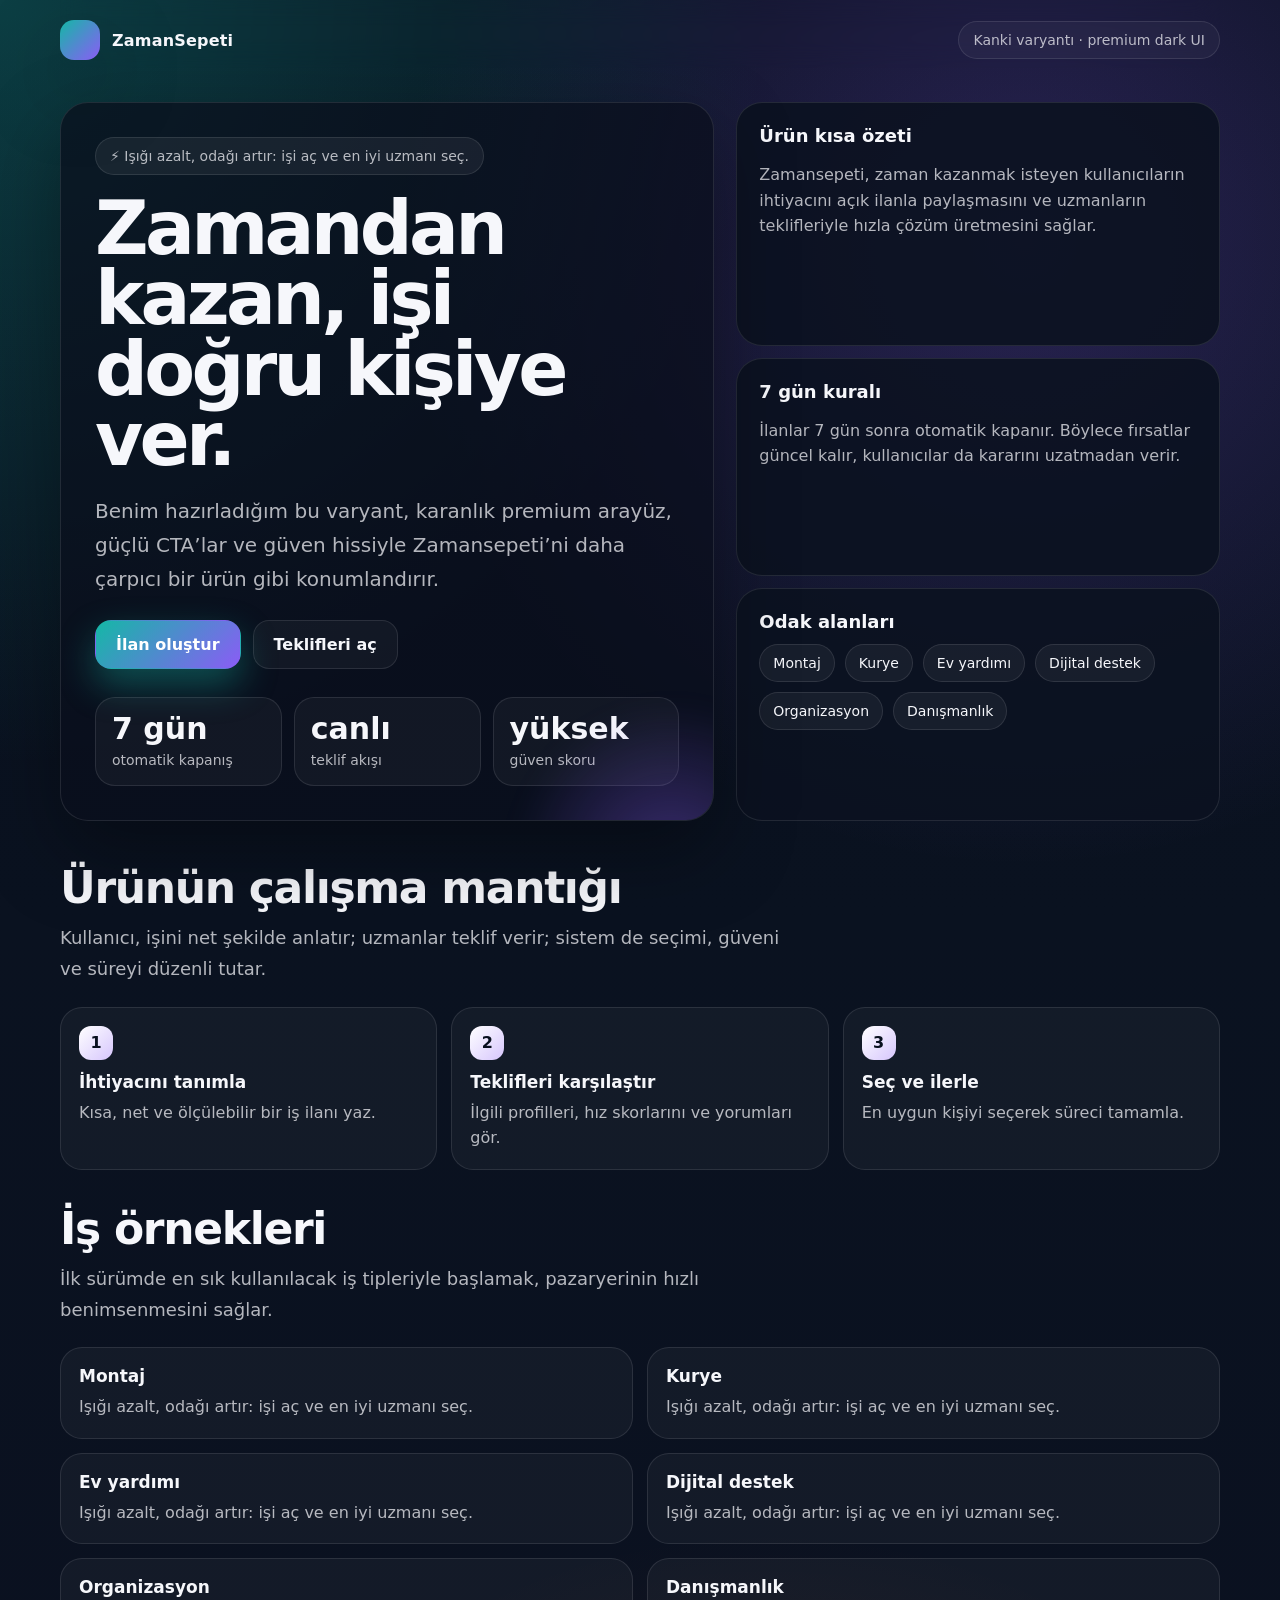
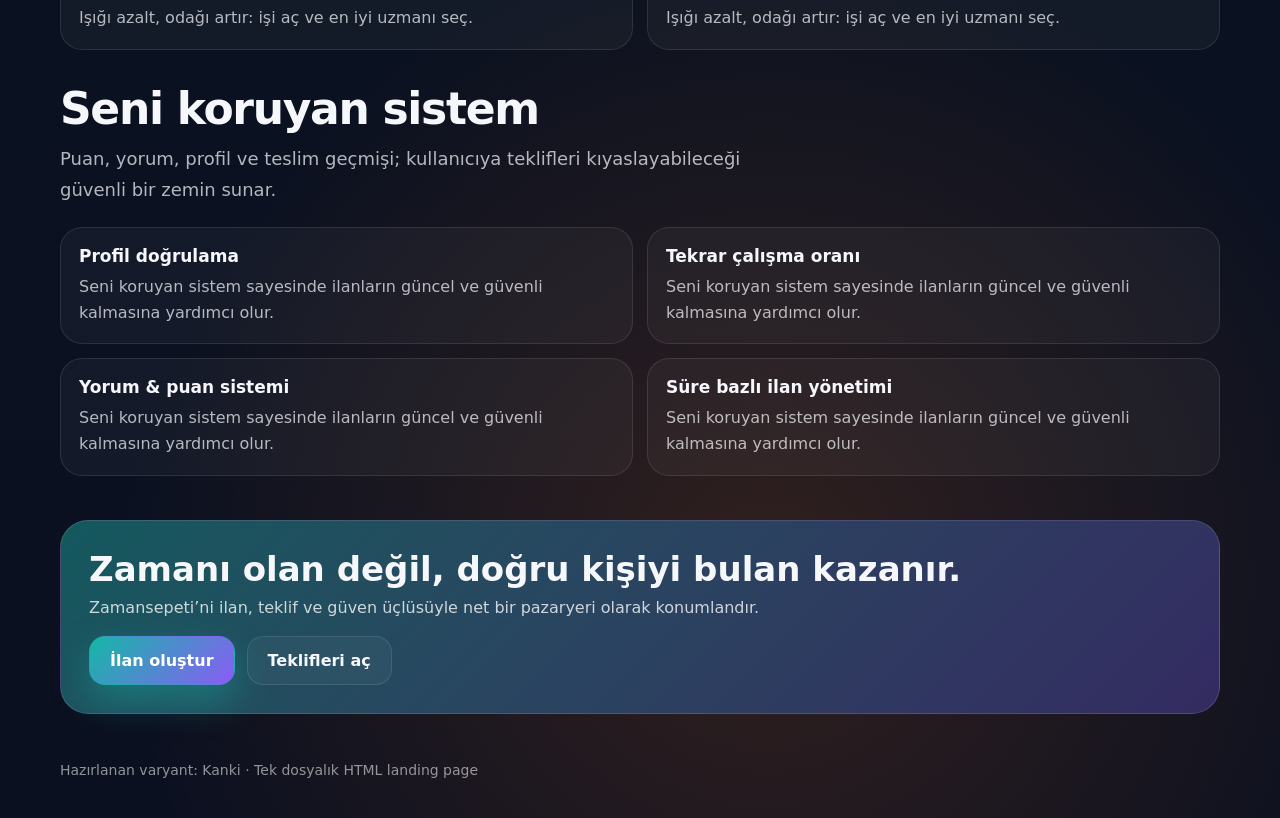
<file: variant-4-kanki.html>
<!doctype html>
<html lang="tr">
<head>
  <meta charset="utf-8" />
  <meta name="viewport" content="width=device-width, initial-scale=1" />
  <title>ZamanSepeti | Kanki Premium Dark Page</title>
  <meta name="description" content="Zamansepeti için hazırlanan Kanki landing page varyantı." />
  <style>
    :root {
      --bg: #0b1020;
      --panel: rgba(10, 15, 28, 0.72);
      --panel-strong: rgba(12, 18, 33, 0.9);
      --text: #f6f7fb;
      --muted: rgba(246, 247, 251, 0.72);
      --line: rgba(255,255,255,0.10);
      --accent: #14b8a6;
      --accent2: #8b5cf6;
      --accent3: #f97316;
      --shadow: 0 30px 80px rgba(0,0,0,.34);
    }
    * { box-sizing: border-box; }
    html { scroll-behavior: smooth; }
    body {
      margin: 0;
      color: var(--text);
      font-family: Inter, ui-sans-serif, system-ui, -apple-system, BlinkMacSystemFont, "Segoe UI", sans-serif;
      background:
        radial-gradient(circle at top left, color-mix(in srgb, var(--accent) 28%, transparent), transparent 28%),
        radial-gradient(circle at 80% 10%, color-mix(in srgb, var(--accent2) 24%, transparent), transparent 26%),
        radial-gradient(circle at 60% 90%, color-mix(in srgb, var(--accent3) 16%, transparent), transparent 28%),
        linear-gradient(180deg, #09101e 0%, #0a1220 38%, #0b1020 100%);
      min-height: 100vh;
    }
    .wrap { width: min(1160px, calc(100% - 32px)); margin: 0 auto; }
    .topbar {
      display:flex; align-items:center; justify-content:space-between; gap:16px;
      padding: 20px 0 8px;
      position: sticky; top: 0; z-index: 40;
      backdrop-filter: blur(12px);
    }
    .brand { display:flex; align-items:center; gap:12px; font-weight: 800; letter-spacing:.2px; }
    .mark { width: 40px; height: 40px; border-radius: 14px; background: linear-gradient(135deg, var(--accent), var(--accent2)); box-shadow: var(--shadow); }
    .pill {
      padding: 10px 14px; border: 1px solid var(--line); border-radius: 999px;
      color: var(--muted); background: rgba(255,255,255,.04);
      font-size: 14px;
    }
    .hero { padding: 34px 0 26px; }
    .hero-grid { display:grid; grid-template-columns: 1.15fr .85fr; gap: 22px; align-items: stretch; }
    .card { background: var(--panel); border: 1px solid var(--line); border-radius: 28px; box-shadow: var(--shadow); }
    .hero-main { padding: 34px; position: relative; overflow: hidden; }
    .hero-main::after {
      content:''; position:absolute; inset:auto -18% -28% auto; width: 320px; height: 320px;
      background: radial-gradient(circle, color-mix(in srgb, var(--accent2) 38%, transparent) 0%, transparent 70%);
      pointer-events:none; filter: blur(12px);
    }
    .badge { display:inline-flex; align-items:center; gap:8px; padding: 10px 14px; border-radius: 999px;
      background: rgba(255,255,255,.06); border: 1px solid var(--line); color: var(--muted); font-size: 14px; }
    h1 { font-size: clamp(42px, 6vw, 74px); line-height: .95; margin: 18px 0 16px; letter-spacing: -0.05em; max-width: 11ch; }
    .sub { font-size: clamp(16px, 2.1vw, 20px); line-height: 1.7; color: var(--muted); max-width: 58ch; margin-bottom: 24px; }
    .cta-row { display:flex; flex-wrap:wrap; gap: 12px; margin-top: 20px; }
    .btn {
      display:inline-flex; align-items:center; justify-content:center; gap:10px;
      text-decoration:none; font-weight:700; border-radius: 16px; padding: 14px 20px;
      border: 1px solid transparent; transition: transform .2s ease, border-color .2s ease, background .2s ease;
    }
    .btn:hover { transform: translateY(-1px); }
    .btn.primary { color:#fff; background: linear-gradient(135deg, var(--accent), var(--accent2)); box-shadow: 0 16px 36px color-mix(in srgb, var(--accent) 38%, transparent); }
    .btn.secondary { color: var(--text); background: rgba(255,255,255,.04); border-color: var(--line); }
    .stats { display:grid; grid-template-columns: repeat(3, 1fr); gap: 12px; margin-top: 28px; }
    .stat { padding: 16px; border-radius: 20px; background: rgba(255,255,255,.04); border: 1px solid var(--line); }
    .stat strong { display:block; font-size: 30px; line-height:1; margin-bottom: 6px; }
    .stat span { color: var(--muted); font-size: 14px; }
    .side { display:grid; gap: 12px; }
    .panel { padding: 22px; border-radius: 26px; background: var(--panel-strong); border: 1px solid var(--line); }
    .panel h3 { margin: 0 0 12px; font-size: 18px; }
    .panel p, .panel li { color: var(--muted); line-height: 1.6; }
    .mini-grid { display:grid; grid-template-columns: 1fr 1fr; gap: 12px; }
    .chip-grid { display:flex; flex-wrap:wrap; gap:10px; }
    .chip { padding: 10px 13px; border-radius: 999px; border: 1px solid var(--line); background: rgba(255,255,255,.05); color: var(--text); font-size: 14px; }
    .section { padding: 18px 0; }
    .section h2 { font-size: clamp(28px, 4vw, 44px); line-height:1.05; margin: 0 0 12px; letter-spacing: -0.03em; }
    .section p.lead { margin: 0 0 22px; color: var(--muted); font-size: 18px; max-width: 65ch; line-height:1.7; }
    .grid-3 { display:grid; grid-template-columns: repeat(3, 1fr); gap: 14px; }
    .grid-2 { display:grid; grid-template-columns: repeat(2, 1fr); gap: 14px; }
    .feature { padding: 18px; border-radius: 22px; border: 1px solid var(--line); background: rgba(255,255,255,.04); }
    .feature b { display:block; margin-bottom: 8px; font-size: 17px; }
    .feature span { color: var(--muted); line-height: 1.6; }
    .number { display:inline-flex; width: 34px; height: 34px; align-items:center; justify-content:center; border-radius: 12px; margin-bottom: 12px; font-weight:800; color:#08101e; background: linear-gradient(135deg, #fff, color-mix(in srgb, var(--accent2) 35%, #fff)); }
    .footer-cta {
      margin: 26px 0 42px;
      padding: 28px;
      border-radius: 28px;
      background: linear-gradient(135deg, color-mix(in srgb, var(--accent) 40%, #12192e), color-mix(in srgb, var(--accent2) 28%, #111827));
      border: 1px solid rgba(255,255,255,.12);
      display:flex; flex-wrap:wrap; align-items:center; justify-content:space-between; gap:16px;
    }
    .footer-cta strong { font-size: clamp(24px, 3vw, 34px); }
    .footer-cta span { color: rgba(255,255,255,.78); display:block; margin-top: 6px; line-height:1.6; }
    footer { padding: 6px 0 40px; color: rgba(255,255,255,.55); font-size: 14px; }
    @media (max-width: 940px) {
      .hero-grid, .grid-3, .grid-2, .mini-grid { grid-template-columns: 1fr; }
      h1 { max-width: 100%; }
      .stats { grid-template-columns: 1fr; }
      .hero-main { padding: 26px; }
    }
  </style>
</head>
<body>
  <div class="wrap">
    <div class="topbar">
      <div class="brand"><div class="mark"></div><div>ZamanSepeti</div></div>
      <div class="pill">Kanki varyantı · premium dark UI</div>
    </div>

    <main class="hero">
      <div class="hero-grid">
        <section class="card hero-main">
          <div class="badge">⚡ Işığı azalt, odağı artır: işi aç ve en iyi uzmanı seç.</div>
          <h1>Zamandan kazan, işi doğru kişiye ver.</h1>
          <p class="sub">Benim hazırladığım bu varyant, karanlık premium arayüz, güçlü CTA’lar ve güven hissiyle Zamansepeti’ni daha çarpıcı bir ürün gibi konumlandırır.</p>
          <div class="cta-row">
            <a class="btn primary" href="#cta">İlan oluştur</a>
            <a class="btn secondary" href="#how">Teklifleri aç</a>
          </div>
          <div class="stats">
            <div class="stat"><strong>7 gün</strong><span>otomatik kapanış</span></div>
            <div class="stat"><strong>canlı</strong><span>teklif akışı</span></div>
            <div class="stat"><strong>yüksek</strong><span>güven skoru</span></div>
          </div>
        </section>
        <aside class="side">
          <div class="panel">
            <h3>Ürün kısa özeti</h3>
            <p>Zamansepeti, zaman kazanmak isteyen kullanıcıların ihtiyacını açık ilanla paylaşmasını ve uzmanların teklifleriyle hızla çözüm üretmesini sağlar.</p>
          </div>
          <div class="panel">
            <h3>7 gün kuralı</h3>
            <p>İlanlar 7 gün sonra otomatik kapanır. Böylece fırsatlar güncel kalır, kullanıcılar da kararını uzatmadan verir.</p>
          </div>
          <div class="panel">
            <h3>Odak alanları</h3>
            <div class="chip-grid">
              <span class="chip">Montaj</span>
              <span class="chip">Kurye</span>
              <span class="chip">Ev yardımı</span>
              <span class="chip">Dijital destek</span>
              <span class="chip">Organizasyon</span>
              <span class="chip">Danışmanlık</span>
            </div>
          </div>
        </aside>
      </div>
    </main>

    <section class="section" id="how">
      <h2>Ürünün çalışma mantığı</h2>
      <p class="lead">Kullanıcı, işini net şekilde anlatır; uzmanlar teklif verir; sistem de seçimi, güveni ve süreyi düzenli tutar.</p>
      <div class="grid-3">
        <div class="feature"><div class="number">1</div><b>İhtiyacını tanımla</b><span>Kısa, net ve ölçülebilir bir iş ilanı yaz.</span></div>
        <div class="feature"><div class="number">2</div><b>Teklifleri karşılaştır</b><span>İlgili profilleri, hız skorlarını ve yorumları gör.</span></div>
        <div class="feature"><div class="number">3</div><b>Seç ve ilerle</b><span>En uygun kişiyi seçerek süreci tamamla.</span></div>
      </div>
    </section>

    <section class="section">
      <h2>İş örnekleri</h2>
      <p class="lead">İlk sürümde en sık kullanılacak iş tipleriyle başlamak, pazaryerinin hızlı benimsenmesini sağlar.</p>
      <div class="grid-2">
        <div class="feature"><b>Montaj</b><span>Işığı azalt, odağı artır: işi aç ve en iyi uzmanı seç.</span></div>
        <div class="feature"><b>Kurye</b><span>Işığı azalt, odağı artır: işi aç ve en iyi uzmanı seç.</span></div>
        <div class="feature"><b>Ev yardımı</b><span>Işığı azalt, odağı artır: işi aç ve en iyi uzmanı seç.</span></div>
        <div class="feature"><b>Dijital destek</b><span>Işığı azalt, odağı artır: işi aç ve en iyi uzmanı seç.</span></div>
        <div class="feature"><b>Organizasyon</b><span>Işığı azalt, odağı artır: işi aç ve en iyi uzmanı seç.</span></div>
        <div class="feature"><b>Danışmanlık</b><span>Işığı azalt, odağı artır: işi aç ve en iyi uzmanı seç.</span></div>
      </div>
    </section>

    <section class="section">
      <h2>Seni koruyan sistem</h2>
      <p class="lead">Puan, yorum, profil ve teslim geçmişi; kullanıcıya teklifleri kıyaslayabileceği güvenli bir zemin sunar.</p>
      <div class="grid-2">
        <div class="feature"><b>Profil doğrulama</b><span>Seni koruyan sistem sayesinde ilanların güncel ve güvenli kalmasına yardımcı olur.</span></div>
        <div class="feature"><b>Tekrar çalışma oranı</b><span>Seni koruyan sistem sayesinde ilanların güncel ve güvenli kalmasına yardımcı olur.</span></div>
        <div class="feature"><b>Yorum & puan sistemi</b><span>Seni koruyan sistem sayesinde ilanların güncel ve güvenli kalmasına yardımcı olur.</span></div>
        <div class="feature"><b>Süre bazlı ilan yönetimi</b><span>Seni koruyan sistem sayesinde ilanların güncel ve güvenli kalmasına yardımcı olur.</span></div>
      </div>
    </section>

    <section class="footer-cta" id="cta">
      <div>
        <strong>Zamanı olan değil, doğru kişiyi bulan kazanır.</strong>
        <span>Zamansepeti’ni ilan, teklif ve güven üçlüsüyle net bir pazaryeri olarak konumlandır.</span>
      </div>
      <div class="cta-row" style="margin:0;">
        <a class="btn primary" href="#top">İlan oluştur</a>
        <a class="btn secondary" href="#how">Teklifleri aç</a>
      </div>
    </section>

    <footer>Hazırlanan varyant: Kanki · Tek dosyalık HTML landing page</footer>
  </div>
</body>
</html>
</file>
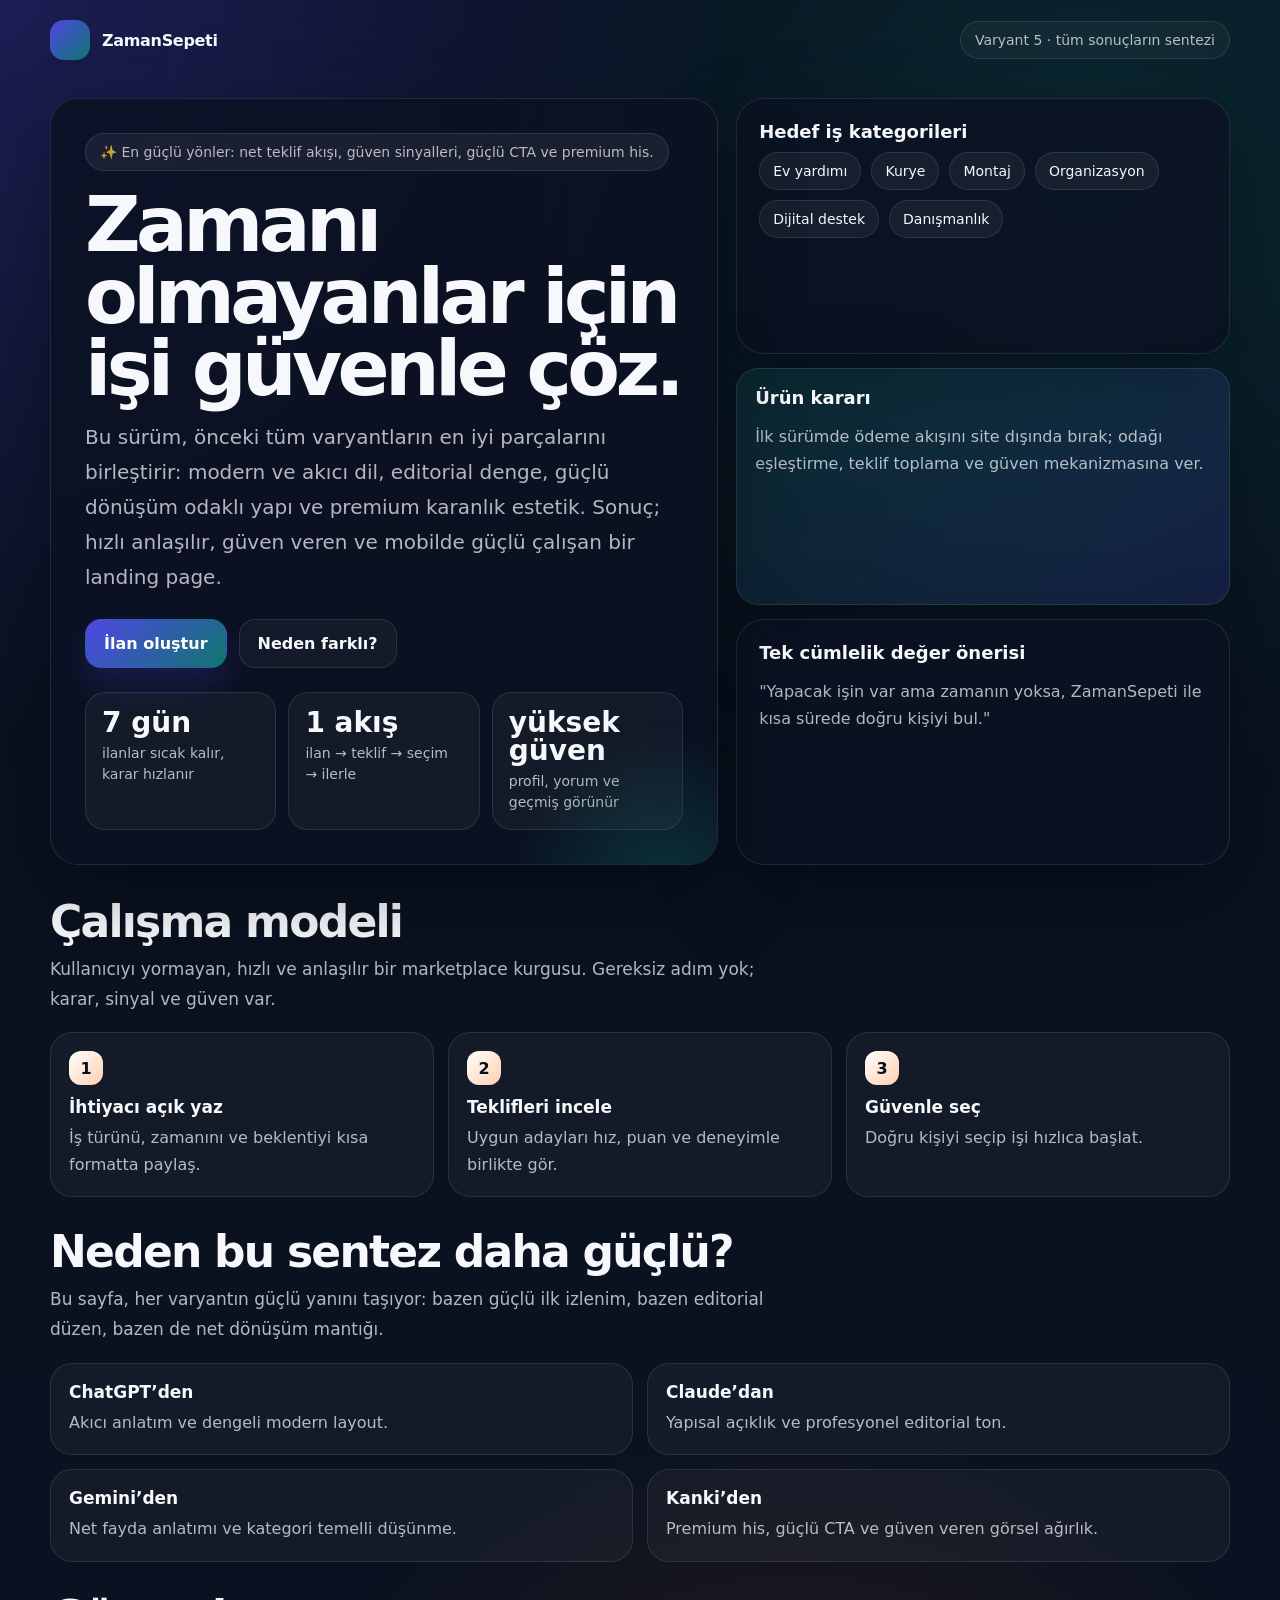
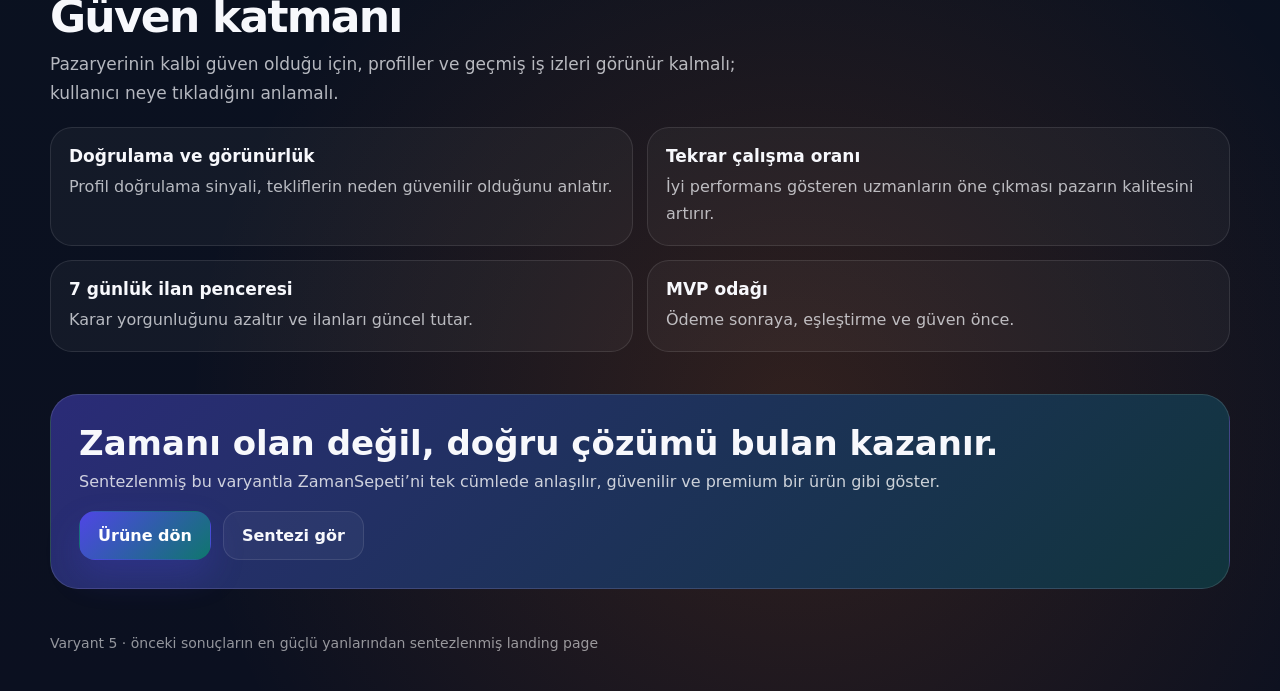
<file: variant-5-synthesis.html>
<!doctype html>
<html lang="tr">
<head>
  <meta charset="utf-8" />
  <meta name="viewport" content="width=device-width, initial-scale=1" />
  <title>ZamanSepeti | Synthesized Best-of Landing Page</title>
  <meta name="description" content="ChatGPT, Claude, Gemini ve Kanki varyantlarının güçlü yanlarını birleştiren ZamanSepeti landing page." />
  <style>
    :root {
      --bg: #0b1020;
      --panel: rgba(12, 18, 33, 0.82);
      --panel-soft: rgba(255,255,255,.05);
      --text: #f7f8fc;
      --muted: rgba(247, 248, 252, .72);
      --line: rgba(255,255,255,.10);
      --accent: #4f46e5;
      --accent-2: #0f766e;
      --accent-3: #f97316;
      --shadow: 0 28px 80px rgba(0,0,0,.34);
    }
    * { box-sizing: border-box; }
    html { scroll-behavior: smooth; }
    body {
      margin: 0;
      color: var(--text);
      font-family: Inter, ui-sans-serif, system-ui, -apple-system, BlinkMacSystemFont, "Segoe UI", sans-serif;
      background:
        radial-gradient(circle at top left, color-mix(in srgb, var(--accent) 28%, transparent), transparent 28%),
        radial-gradient(circle at 85% 8%, color-mix(in srgb, var(--accent-2) 24%, transparent), transparent 26%),
        radial-gradient(circle at 62% 88%, color-mix(in srgb, var(--accent-3) 16%, transparent), transparent 28%),
        linear-gradient(180deg, #08101d 0%, #0a1220 45%, #0b1020 100%);
      min-height: 100vh;
    }
    .wrap { width: min(1180px, calc(100% - 32px)); margin: 0 auto; }
    .topbar {
      display:flex; align-items:center; justify-content:space-between; gap: 16px;
      padding: 20px 0 10px; position: sticky; top: 0; z-index: 30; backdrop-filter: blur(14px);
    }
    .brand { display:flex; align-items:center; gap: 12px; font-weight: 800; letter-spacing: -.02em; }
    .mark { width: 40px; height: 40px; border-radius: 14px; background: linear-gradient(135deg, var(--accent), var(--accent-2)); box-shadow: var(--shadow); }
    .pill {
      padding: 10px 14px; border: 1px solid var(--line); border-radius: 999px; background: rgba(255,255,255,.04); color: var(--muted); font-size: 14px;
    }
    .hero { padding: 28px 0 18px; }
    .hero-grid { display:grid; grid-template-columns: 1.15fr .85fr; gap: 18px; align-items: stretch; }
    .card { background: var(--panel); border: 1px solid var(--line); border-radius: 28px; box-shadow: var(--shadow); }
    .hero-main { padding: 34px; position: relative; overflow: hidden; }
    .hero-main::after {
      content: ''; position:absolute; inset:auto -16% -24% auto; width: 320px; height: 320px;
      border-radius: 50%; background: radial-gradient(circle, color-mix(in srgb, var(--accent-2) 34%, transparent) 0%, transparent 70%);
      filter: blur(12px); pointer-events:none;
    }
    .badge {
      display:inline-flex; align-items:center; gap: 8px; padding: 10px 14px; border-radius: 999px;
      background: rgba(255,255,255,.06); border: 1px solid var(--line); color: var(--muted); font-size: 14px;
    }
    h1 {
      margin: 18px 0 14px;
      max-width: 12ch;
      font-size: clamp(44px, 6vw, 78px);
      line-height: .94;
      letter-spacing: -0.06em;
    }
    .sub {
      margin: 0 0 24px;
      max-width: 60ch;
      color: var(--muted);
      font-size: clamp(16px, 2vw, 20px);
      line-height: 1.75;
    }
    .cta-row { display:flex; flex-wrap:wrap; gap: 12px; margin: 18px 0 24px; }
    .btn {
      display:inline-flex; align-items:center; justify-content:center; gap:10px;
      text-decoration:none; font-weight: 700; border-radius: 16px; padding: 14px 18px;
      border: 1px solid transparent; transition: transform .2s ease, box-shadow .2s ease, border-color .2s ease;
    }
    .btn:hover { transform: translateY(-1px); }
    .btn.primary { color:#fff; background: linear-gradient(135deg, var(--accent), var(--accent-2)); box-shadow: 0 16px 34px rgba(79,70,229,.22); }
    .btn.secondary { color: var(--text); background: rgba(255,255,255,.04); border-color: var(--line); }
    .proof-row { display:grid; grid-template-columns: repeat(3, 1fr); gap: 12px; }
    .proof {
      padding: 16px; border-radius: 20px; border: 1px solid var(--line); background: rgba(255,255,255,.04);
    }
    .proof strong { display:block; font-size: 28px; line-height:1; margin-bottom: 6px; }
    .proof span { color: var(--muted); font-size: 14px; line-height: 1.5; }
    .stack { display:grid; gap: 14px; }
    .side-card { padding: 22px; }
    .side-card h3 { margin: 0 0 10px; font-size: 18px; }
    .side-card p, .side-card li { color: var(--muted); line-height: 1.65; }
    .chip-grid { display:flex; flex-wrap:wrap; gap: 10px; }
    .chip { padding: 10px 13px; border-radius: 999px; border: 1px solid var(--line); background: rgba(255,255,255,.05); font-size: 14px; }
    .section { padding: 16px 0; }
    .section h2 {
      margin: 0 0 10px;
      font-size: clamp(28px, 4vw, 44px);
      line-height: 1.05;
      letter-spacing: -0.04em;
    }
    .lead { margin: 0 0 18px; color: var(--muted); font-size: 17px; line-height: 1.75; max-width: 68ch; }
    .grid-3 { display:grid; grid-template-columns: repeat(3, 1fr); gap: 14px; }
    .grid-2 { display:grid; grid-template-columns: repeat(2, 1fr); gap: 14px; }
    .feature {
      padding: 18px; border-radius: 22px; border: 1px solid var(--line); background: rgba(255,255,255,.04);
    }
    .feature b { display:block; margin-bottom: 8px; font-size: 17px; }
    .feature span { color: var(--muted); line-height: 1.65; }
    .number {
      display:inline-flex; align-items:center; justify-content:center; width: 34px; height: 34px;
      border-radius: 12px; margin-bottom: 12px; font-weight: 800; color: #08101e;
      background: linear-gradient(135deg, #fff, color-mix(in srgb, var(--accent-3) 34%, #fff));
    }
    .quote {
      padding: 18px; border-radius: 22px; border: 1px solid var(--line);
      background: linear-gradient(135deg, color-mix(in srgb, var(--accent-2) 18%, transparent), color-mix(in srgb, var(--accent) 16%, transparent));
    }
    .footer-cta {
      margin: 26px 0 42px;
      padding: 28px;
      border-radius: 28px;
      background: linear-gradient(135deg, color-mix(in srgb, var(--accent) 40%, #12192e), color-mix(in srgb, var(--accent-2) 30%, #111827));
      border: 1px solid rgba(255,255,255,.12);
      display:flex; flex-wrap:wrap; align-items:center; justify-content:space-between; gap:16px;
    }
    .footer-cta strong { font-size: clamp(24px, 3vw, 34px); }
    .footer-cta span { color: rgba(255,255,255,.78); display:block; margin-top: 6px; line-height: 1.6; }
    footer { padding: 4px 0 40px; color: rgba(255,255,255,.56); font-size: 14px; }
    @media (max-width: 940px) {
      .hero-grid, .grid-3, .grid-2, .proof-row { grid-template-columns: 1fr; }
      h1 { max-width: 100%; }
      .hero-main { padding: 26px; }
    }
  </style>
</head>
<body>
  <div class="wrap" id="top">
    <div class="topbar">
      <div class="brand"><div class="mark"></div><div>ZamanSepeti</div></div>
      <div class="pill">Varyant 5 · tüm sonuçların sentezi</div>
    </div>

    <main class="hero">
      <div class="hero-grid">
        <section class="card hero-main">
          <div class="badge">✨ En güçlü yönler: net teklif akışı, güven sinyalleri, güçlü CTA ve premium his.</div>
          <h1>Zamanı olmayanlar için işi güvenle çöz.</h1>
          <p class="sub">Bu sürüm, önceki tüm varyantların en iyi parçalarını birleştirir: modern ve akıcı dil, editorial denge, güçlü dönüşüm odaklı yapı ve premium karanlık estetik. Sonuç; hızlı anlaşılır, güven veren ve mobilde güçlü çalışan bir landing page.</p>
          <div class="cta-row">
            <a class="btn primary" href="#how">İlan oluştur</a>
            <a class="btn secondary" href="#why">Neden farklı?</a>
          </div>
          <div class="proof-row">
            <div class="proof"><strong>7 gün</strong><span>ilanlar sıcak kalır, karar hızlanır</span></div>
            <div class="proof"><strong>1 akış</strong><span>ilan → teklif → seçim → ilerle</span></div>
            <div class="proof"><strong>yüksek güven</strong><span>profil, yorum ve geçmiş görünür</span></div>
          </div>
        </section>

        <aside class="stack">
          <div class="card side-card">
            <h3>Hedef iş kategorileri</h3>
            <div class="chip-grid">
              <span class="chip">Ev yardımı</span>
              <span class="chip">Kurye</span>
              <span class="chip">Montaj</span>
              <span class="chip">Organizasyon</span>
              <span class="chip">Dijital destek</span>
              <span class="chip">Danışmanlık</span>
            </div>
          </div>
          <div class="card side-card quote">
            <h3>Ürün kararı</h3>
            <p>İlk sürümde ödeme akışını site dışında bırak; odağı eşleştirme, teklif toplama ve güven mekanizmasına ver.</p>
          </div>
          <div class="card side-card">
            <h3>Tek cümlelik değer önerisi</h3>
            <p>"Yapacak işin var ama zamanın yoksa, ZamanSepeti ile kısa sürede doğru kişiyi bul."</p>
          </div>
        </aside>
      </div>
    </main>

    <section class="section" id="how">
      <h2>Çalışma modeli</h2>
      <p class="lead">Kullanıcıyı yormayan, hızlı ve anlaşılır bir marketplace kurgusu. Gereksiz adım yok; karar, sinyal ve güven var.</p>
      <div class="grid-3">
        <div class="feature"><div class="number">1</div><b>İhtiyacı açık yaz</b><span>İş türünü, zamanını ve beklentiyi kısa formatta paylaş.</span></div>
        <div class="feature"><div class="number">2</div><b>Teklifleri incele</b><span>Uygun adayları hız, puan ve deneyimle birlikte gör.</span></div>
        <div class="feature"><div class="number">3</div><b>Güvenle seç</b><span>Doğru kişiyi seçip işi hızlıca başlat.</span></div>
      </div>
    </section>

    <section class="section" id="why">
      <h2>Neden bu sentez daha güçlü?</h2>
      <p class="lead">Bu sayfa, her varyantın güçlü yanını taşıyor: bazen güçlü ilk izlenim, bazen editorial düzen, bazen de net dönüşüm mantığı.</p>
      <div class="grid-2">
        <div class="feature"><b>ChatGPT’den</b><span>Akıcı anlatım ve dengeli modern layout.</span></div>
        <div class="feature"><b>Claude’dan</b><span>Yapısal açıklık ve profesyonel editorial ton.</span></div>
        <div class="feature"><b>Gemini’den</b><span>Net fayda anlatımı ve kategori temelli düşünme.</span></div>
        <div class="feature"><b>Kanki’den</b><span>Premium his, güçlü CTA ve güven veren görsel ağırlık.</span></div>
      </div>
    </section>

    <section class="section">
      <h2>Güven katmanı</h2>
      <p class="lead">Pazaryerinin kalbi güven olduğu için, profiller ve geçmiş iş izleri görünür kalmalı; kullanıcı neye tıkladığını anlamalı.</p>
      <div class="grid-2">
        <div class="feature"><b>Doğrulama ve görünürlük</b><span>Profil doğrulama sinyali, tekliflerin neden güvenilir olduğunu anlatır.</span></div>
        <div class="feature"><b>Tekrar çalışma oranı</b><span>İyi performans gösteren uzmanların öne çıkması pazarın kalitesini artırır.</span></div>
        <div class="feature"><b>7 günlük ilan penceresi</b><span>Karar yorgunluğunu azaltır ve ilanları güncel tutar.</span></div>
        <div class="feature"><b>MVP odağı</b><span>Ödeme sonraya, eşleştirme ve güven önce.</span></div>
      </div>
    </section>

    <section class="footer-cta" id="cta">
      <div>
        <strong>Zamanı olan değil, doğru çözümü bulan kazanır.</strong>
        <span>Sentezlenmiş bu varyantla ZamanSepeti’ni tek cümlede anlaşılır, güvenilir ve premium bir ürün gibi göster.</span>
      </div>
      <div class="cta-row" style="margin:0;">
        <a class="btn primary" href="#top">Ürüne dön</a>
        <a class="btn secondary" href="#why">Sentezi gör</a>
      </div>
    </section>

    <footer>Varyant 5 · önceki sonuçların en güçlü yanlarından sentezlenmiş landing page</footer>
  </div>
</body>
</html>
</file>
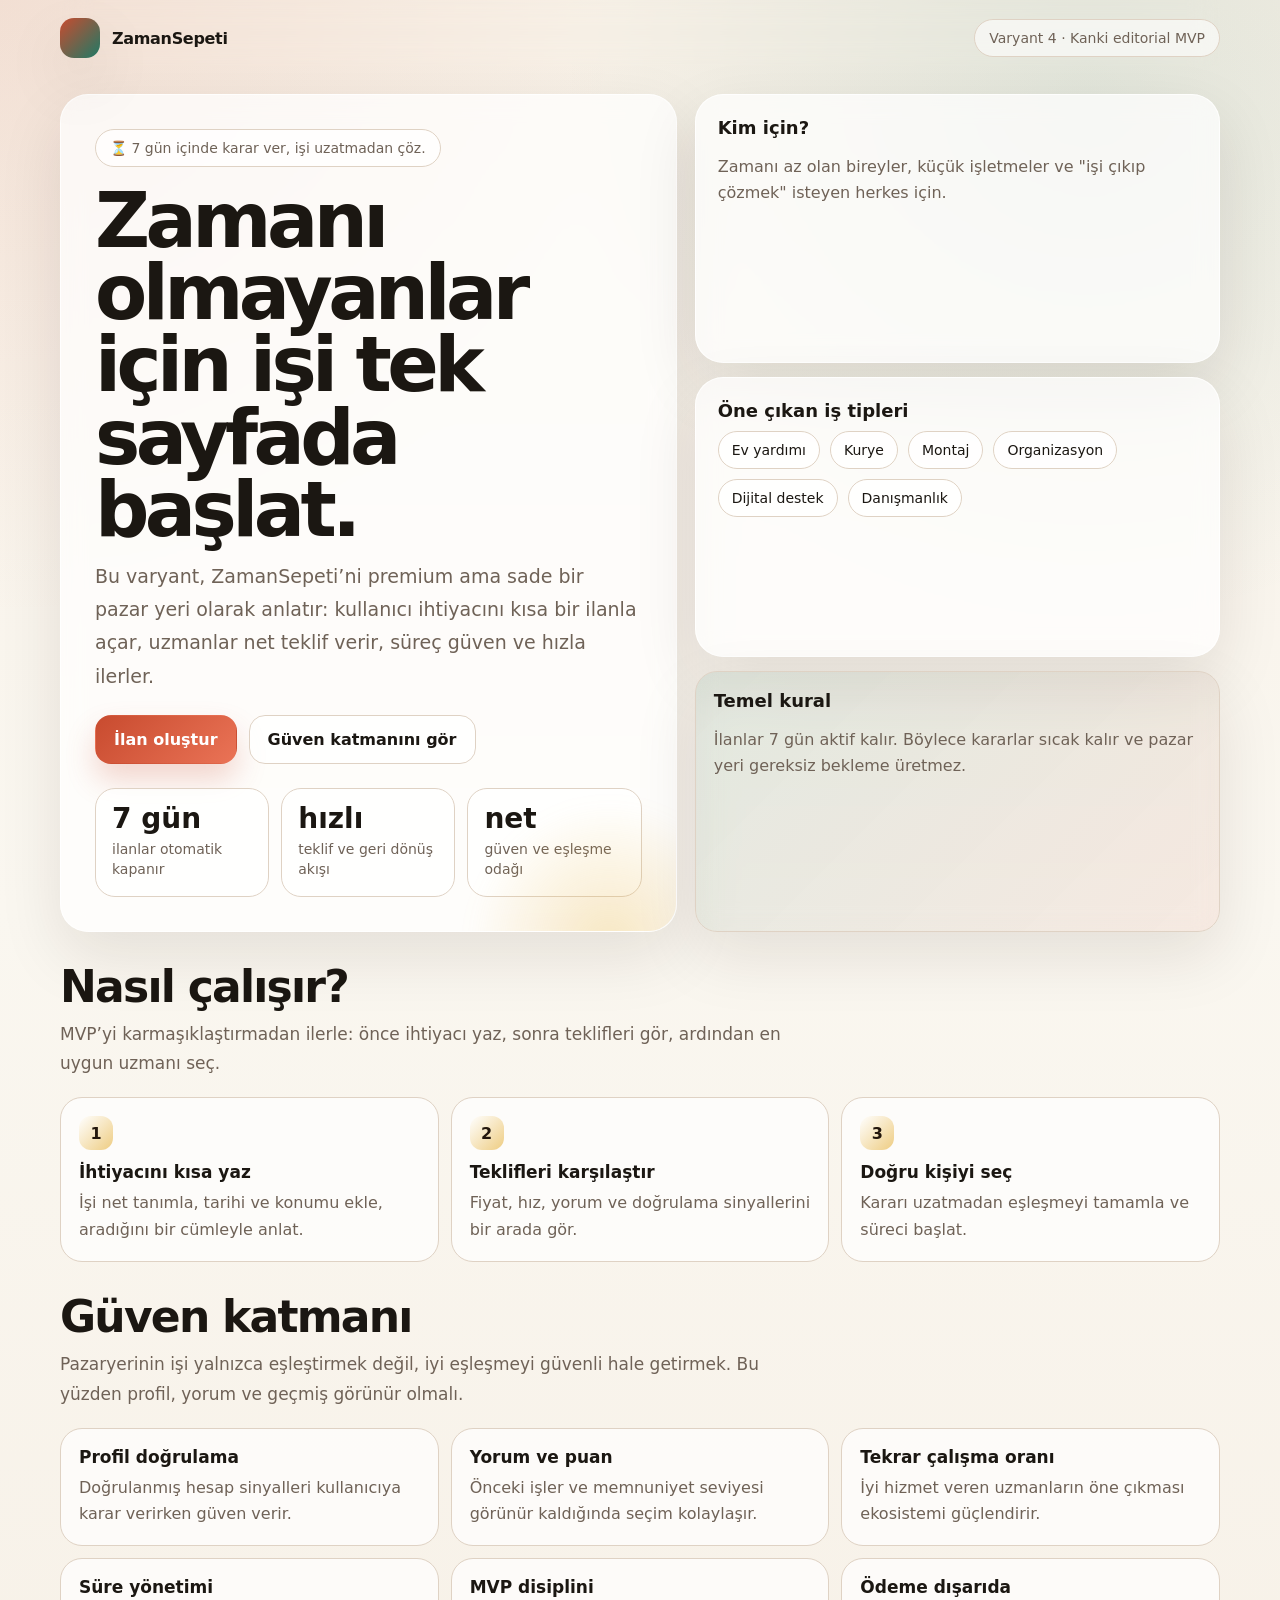
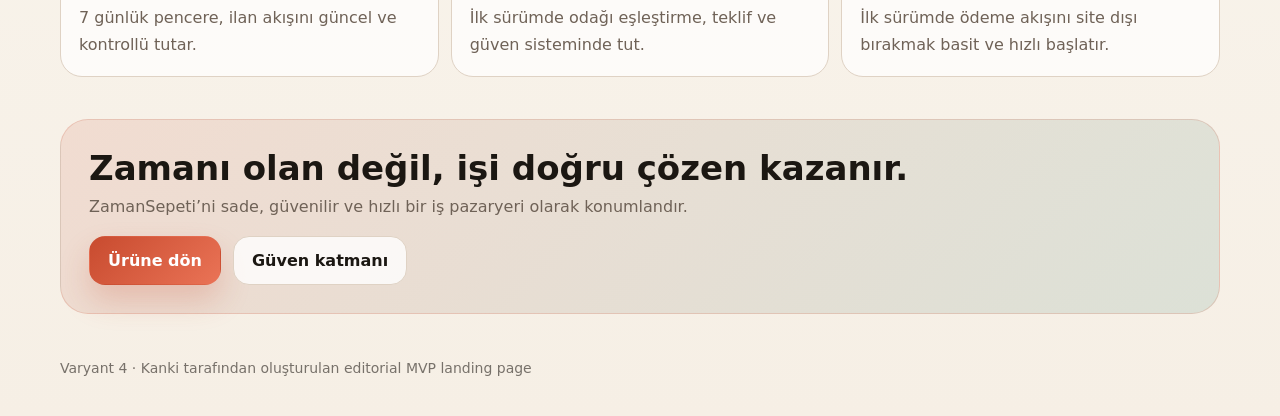
<file: docs/zamansepeti/web/variant-4-kanki.html>
<!doctype html>
<html lang="tr">
<head>
  <meta charset="utf-8" />
  <meta name="viewport" content="width=device-width, initial-scale=1" />
  <title>ZamanSepeti | Kanki Editorial MVP</title>
  <meta name="description" content="ZamanSepeti için hazırlanan Kanki tarafından tasarlanmış, açıklayıcı ve dönüşüm odaklı landing page." />
  <style>
    :root {
      --bg: #f5efe4;
      --bg-soft: #fbf8f1;
      --text: #1b1712;
      --muted: #6f6257;
      --line: #dfd2c4;
      --card: rgba(255,255,255,.72);
      --shadow: 0 24px 64px rgba(35, 22, 10, .10);
      --accent: #c84b2f;
      --accent-2: #1f7a66;
      --accent-3: #e6b341;
    }
    * { box-sizing: border-box; }
    html { scroll-behavior: smooth; }
    body {
      margin: 0;
      color: var(--text);
      font-family: Inter, ui-sans-serif, system-ui, -apple-system, BlinkMacSystemFont, "Segoe UI", sans-serif;
      background:
        radial-gradient(circle at top left, rgba(200,75,47,.10), transparent 26%),
        radial-gradient(circle at 85% 5%, rgba(31,122,102,.10), transparent 24%),
        linear-gradient(180deg, #f7f0e6 0%, #faf7f0 45%, #f6efe5 100%);
      min-height: 100vh;
    }
    .wrap { width: min(1160px, calc(100% - 32px)); margin: 0 auto; }
    .topbar {
      position: sticky; top: 0; z-index: 20;
      display:flex; align-items:center; justify-content:space-between; gap: 12px;
      padding: 18px 0 8px;
      backdrop-filter: blur(14px);
    }
    .brand { display:flex; align-items:center; gap: 12px; font-weight: 800; letter-spacing: -.02em; }
    .logo { width: 40px; height: 40px; border-radius: 14px; background: linear-gradient(135deg, var(--accent), var(--accent-2)); box-shadow: var(--shadow); }
    .pill {
      padding: 10px 14px; border: 1px solid var(--line); border-radius: 999px;
      color: var(--muted); background: rgba(255,255,255,.6); font-size: 14px;
    }
    .hero { padding: 28px 0 16px; }
    .hero-grid { display:grid; grid-template-columns: 1.08fr .92fr; gap: 18px; align-items: stretch; }
    .panel {
      background: var(--card);
      border: 1px solid rgba(255,255,255,.8);
      border-radius: 28px;
      box-shadow: var(--shadow);
      overflow: hidden;
      backdrop-filter: blur(12px);
    }
    .hero-main { padding: 34px; position: relative; }
    .hero-main::after {
      content: ''; position:absolute; inset:auto -12% -18% auto; width: 280px; height: 280px;
      border-radius: 50%; background: radial-gradient(circle, rgba(232,179,65,.30) 0%, transparent 70%);
      filter: blur(10px); pointer-events: none;
    }
    .badge {
      display:inline-flex; align-items:center; gap:8px; padding: 10px 14px;
      border-radius: 999px; background: rgba(255,255,255,.72); border: 1px solid var(--line);
      color: var(--muted); font-size: 14px;
    }
    h1 {
      margin: 18px 0 14px;
      font-size: clamp(42px, 6vw, 76px);
      line-height: .95;
      letter-spacing: -0.06em;
      max-width: 12ch;
    }
    .sub {
      margin: 0 0 22px;
      max-width: 58ch;
      color: var(--muted);
      font-size: clamp(16px, 2vw, 19px);
      line-height: 1.75;
    }
    .cta-row { display:flex; flex-wrap:wrap; gap: 12px; margin: 18px 0 24px; }
    .btn {
      display:inline-flex; align-items:center; justify-content:center; gap:10px;
      padding: 14px 18px; border-radius: 16px; text-decoration:none; font-weight: 700;
      border: 1px solid transparent; transition: transform .2s ease, box-shadow .2s ease, background .2s ease;
    }
    .btn:hover { transform: translateY(-1px); }
    .btn.primary { color: #fff; background: linear-gradient(135deg, var(--accent), #ea7356); box-shadow: 0 16px 30px rgba(200,75,47,.22); }
    .btn.secondary { color: var(--text); background: rgba(255,255,255,.8); border-color: var(--line); }
    .stats { display:grid; grid-template-columns: repeat(3, 1fr); gap: 12px; }
    .stat {
      padding: 16px; border-radius: 20px; border: 1px solid var(--line);
      background: rgba(255,255,255,.75);
    }
    .stat strong { display:block; font-size: 28px; line-height: 1; margin-bottom: 6px; }
    .stat span { color: var(--muted); font-size: 14px; line-height: 1.45; }

    .stack { display:grid; gap: 14px; }
    .section { padding: 16px 0; }
    .section h2 {
      margin: 0 0 10px;
      font-size: clamp(28px, 4vw, 44px);
      line-height: 1.05;
      letter-spacing: -0.04em;
    }
    .lead { margin: 0 0 18px; color: var(--muted); font-size: 17px; line-height: 1.75; max-width: 68ch; }
    .mini-grid { display:grid; grid-template-columns: repeat(3, 1fr); gap: 12px; }
    .feature {
      padding: 18px; border-radius: 22px; border: 1px solid var(--line);
      background: rgba(255,255,255,.72);
    }
    .feature b { display:block; margin: 0 0 8px; font-size: 17px; }
    .feature span { color: var(--muted); line-height: 1.65; }
    .number {
      display:inline-flex; align-items:center; justify-content:center;
      width: 34px; height: 34px; border-radius: 12px; margin-bottom: 12px;
      font-weight: 800; background: linear-gradient(135deg, #fff, rgba(230,179,65,.65)); color: #22160c;
    }
    .side-card { padding: 22px; }
    .side-card h3 { margin: 0 0 10px; font-size: 18px; }
    .side-card p, .side-card li { color: var(--muted); line-height: 1.65; }
    .chip-grid { display:flex; flex-wrap:wrap; gap:10px; }
    .chip {
      padding: 10px 13px; border-radius: 999px; border: 1px solid var(--line);
      background: rgba(255,255,255,.78); font-size: 14px;
    }
    .quote {
      padding: 18px; border-radius: 22px; border: 1px solid var(--line);
      background: linear-gradient(135deg, rgba(31,122,102,.10), rgba(200,75,47,.08));
      color: var(--text);
    }
    .footer-cta {
      margin: 26px 0 42px;
      padding: 28px;
      border-radius: 28px;
      border: 1px solid rgba(200,75,47,.18);
      background: linear-gradient(135deg, rgba(200,75,47,.12), rgba(31,122,102,.12));
      display:flex; flex-wrap:wrap; align-items:center; justify-content:space-between; gap:16px;
    }
    .footer-cta strong { font-size: clamp(24px, 3vw, 34px); }
    .footer-cta span { display:block; margin-top: 6px; color: var(--muted); line-height: 1.6; }
    footer { padding: 4px 0 40px; color: rgba(27,23,18,.58); font-size: 14px; }
    @media (max-width: 920px) {
      .hero-grid, .mini-grid { grid-template-columns: 1fr; }
      h1 { max-width: 100%; }
      .stats { grid-template-columns: 1fr; }
      .hero-main { padding: 26px; }
    }
  </style>
</head>
<body>
  <div class="wrap" id="top">
    <div class="topbar">
      <div class="brand"><div class="logo"></div><div>ZamanSepeti</div></div>
      <div class="pill">Varyant 4 · Kanki editorial MVP</div>
    </div>

    <main class="hero">
      <div class="hero-grid">
        <section class="panel hero-main">
          <div class="badge">⏳ 7 gün içinde karar ver, işi uzatmadan çöz.</div>
          <h1>Zamanı olmayanlar için işi tek sayfada başlat.</h1>
          <p class="sub">Bu varyant, ZamanSepeti’ni premium ama sade bir pazar yeri olarak anlatır: kullanıcı ihtiyacını kısa bir ilanla açar, uzmanlar net teklif verir, süreç güven ve hızla ilerler.</p>
          <div class="cta-row">
            <a class="btn primary" href="#how">İlan oluştur</a>
            <a class="btn secondary" href="#trust">Güven katmanını gör</a>
          </div>
          <div class="stats">
            <div class="stat"><strong>7 gün</strong><span>ilanlar otomatik kapanır</span></div>
            <div class="stat"><strong>hızlı</strong><span>teklif ve geri dönüş akışı</span></div>
            <div class="stat"><strong>net</strong><span>güven ve eşleşme odağı</span></div>
          </div>
        </section>

        <aside class="stack">
          <div class="panel side-card">
            <h3>Kim için?</h3>
            <p>Zamanı az olan bireyler, küçük işletmeler ve "işi çıkıp çözmek" isteyen herkes için.</p>
          </div>
          <div class="panel side-card">
            <h3>Öne çıkan iş tipleri</h3>
            <div class="chip-grid">
              <span class="chip">Ev yardımı</span>
              <span class="chip">Kurye</span>
              <span class="chip">Montaj</span>
              <span class="chip">Organizasyon</span>
              <span class="chip">Dijital destek</span>
              <span class="chip">Danışmanlık</span>
            </div>
          </div>
          <div class="panel side-card quote">
            <h3>Temel kural</h3>
            <p>İlanlar 7 gün aktif kalır. Böylece kararlar sıcak kalır ve pazar yeri gereksiz bekleme üretmez.</p>
          </div>
        </aside>
      </div>
    </main>

    <section class="section" id="how">
      <h2>Nasıl çalışır?</h2>
      <p class="lead">MVP’yi karmaşıklaştırmadan ilerle: önce ihtiyacı yaz, sonra teklifleri gör, ardından en uygun uzmanı seç.</p>
      <div class="mini-grid">
        <div class="feature"><div class="number">1</div><b>İhtiyacını kısa yaz</b><span>İşi net tanımla, tarihi ve konumu ekle, aradığını bir cümleyle anlat.</span></div>
        <div class="feature"><div class="number">2</div><b>Teklifleri karşılaştır</b><span>Fiyat, hız, yorum ve doğrulama sinyallerini bir arada gör.</span></div>
        <div class="feature"><div class="number">3</div><b>Doğru kişiyi seç</b><span>Kararı uzatmadan eşleşmeyi tamamla ve süreci başlat.</span></div>
      </div>
    </section>

    <section class="section" id="trust">
      <h2>Güven katmanı</h2>
      <p class="lead">Pazaryerinin işi yalnızca eşleştirmek değil, iyi eşleşmeyi güvenli hale getirmek. Bu yüzden profil, yorum ve geçmiş görünür olmalı.</p>
      <div class="mini-grid">
        <div class="feature"><b>Profil doğrulama</b><span>Doğrulanmış hesap sinyalleri kullanıcıya karar verirken güven verir.</span></div>
        <div class="feature"><b>Yorum ve puan</b><span>Önceki işler ve memnuniyet seviyesi görünür kaldığında seçim kolaylaşır.</span></div>
        <div class="feature"><b>Tekrar çalışma oranı</b><span>İyi hizmet veren uzmanların öne çıkması ekosistemi güçlendirir.</span></div>
        <div class="feature"><b>Süre yönetimi</b><span>7 günlük pencere, ilan akışını güncel ve kontrollü tutar.</span></div>
        <div class="feature"><b>MVP disiplini</b><span>İlk sürümde odağı eşleştirme, teklif ve güven sisteminde tut.</span></div>
        <div class="feature"><b>Ödeme dışarıda</b><span>İlk sürümde ödeme akışını site dışı bırakmak basit ve hızlı başlatır.</span></div>
      </div>
    </section>

    <section class="footer-cta" id="cta">
      <div>
        <strong>Zamanı olan değil, işi doğru çözen kazanır.</strong>
        <span>ZamanSepeti’ni sade, güvenilir ve hızlı bir iş pazaryeri olarak konumlandır.</span>
      </div>
      <div class="cta-row" style="margin:0;">
        <a class="btn primary" href="#top">Ürüne dön</a>
        <a class="btn secondary" href="#trust">Güven katmanı</a>
      </div>
    </section>

    <footer>Varyant 4 · Kanki tarafından oluşturulan editorial MVP landing page</footer>
  </div>
</body>
</html>
</file>
<file: styles.css>
:root {
  --bg: #08111f;
  --panel: rgba(17, 24, 39, 0.92);
  --panel-2: rgba(31, 41, 55, 0.9);
  --line: rgba(148, 163, 184, 0.18);
  --text: #e5eefb;
  --muted: #94a3b8;
  --accent: #7c3aed;
  --accent-2: #22c55e;
  --warn: #f59e0b;
  --bad: #ef4444;
  --good: #38bdf8;
  --white-key: #f8fafc;
  --black-key: #0f172a;
}
* { box-sizing: border-box; }
html, body { margin: 0; min-height: 100%; background: radial-gradient(circle at top, #10203d, var(--bg)); color: var(--text); font-family: Inter, system-ui, -apple-system, BlinkMacSystemFont, "Segoe UI", sans-serif; }
button { font: inherit; }
body { padding: 16px; }
.app-shell { max-width: 1500px; margin: 0 auto; }
.topbar { display: flex; justify-content: space-between; gap: 16px; align-items: flex-start; margin-bottom: 16px; }
.eyebrow { text-transform: uppercase; letter-spacing: 0.12em; color: var(--good); font-size: 12px; margin-bottom: 8px; }
h1, h2 { margin: 0; }
h1 { font-size: clamp(28px, 4vw, 42px); }
.muted { color: var(--muted); }
.topbar-actions { display: flex; gap: 10px; flex-wrap: wrap; }
.primary, .ghost, .mode-tab { border: 1px solid var(--line); color: var(--text); background: var(--panel-2); border-radius: 14px; padding: 12px 16px; cursor: pointer; transition: transform .15s ease, background .15s ease, border-color .15s ease; }
.primary { background: linear-gradient(135deg, var(--accent), #4f46e5); border-color: transparent; }
.primary:hover, .ghost:hover, .mode-tab:hover { transform: translateY(-1px); }
.ghost { background: rgba(255,255,255,0.04); }
.small { padding: 10px 14px; border-radius: 12px; }
.status-grid { display: grid; grid-template-columns: repeat(4, minmax(0, 1fr)); gap: 12px; margin-bottom: 16px; }
.card { background: var(--panel); border: 1px solid var(--line); border-radius: 20px; padding: 16px; box-shadow: 0 14px 40px rgba(0,0,0,.2); backdrop-filter: blur(10px); }
.status-card .label, .label { color: var(--muted); font-size: 12px; text-transform: uppercase; letter-spacing: .08em; margin-bottom: 8px; }
.value { font-size: 24px; font-weight: 700; }
.hint { color: var(--muted); margin-top: 6px; font-size: 14px; }
.layout { display: grid; grid-template-columns: minmax(0, 1fr) 320px; gap: 16px; align-items: start; }
.main-panel { min-height: 72vh; }
.sidebar { display: grid; gap: 16px; }
.modebar { display: grid; grid-template-columns: repeat(4, minmax(0, 1fr)); gap: 10px; margin-bottom: 16px; }
.mode-tab { background: rgba(255,255,255,.05); font-weight: 600; }
.mode-tab.active { background: linear-gradient(135deg, rgba(124,58,237,.95), rgba(59,130,246,.9)); border-color: transparent; }
.prompt-row { display: grid; grid-template-columns: 1.3fr .8fr .8fr; gap: 12px; align-items: center; margin-bottom: 10px; }
.target-note { font-size: clamp(40px, 6vw, 64px); font-weight: 800; color: #fef3c7; }
.play-state { font-size: 18px; font-weight: 600; }
.keyboard-controls, .section-actions { display: flex; gap: 10px; flex-wrap: wrap; }
.keyboard-wrap { overflow-x: auto; padding: 14px 4px 20px; margin: 8px 0 16px; border: 1px solid rgba(255,255,255,.06); border-radius: 18px; background: rgba(0,0,0,.12); }
.keyboard { position: relative; min-height: 240px; user-select: none; }
.keyboard-stage { position: relative; min-height: 240px; }
.key { position: absolute; border-radius: 0 0 12px 12px; border: 1px solid rgba(15,23,42,.25); display: flex; justify-content: center; align-items: flex-end; padding-bottom: 10px; font-weight: 700; overflow: hidden; }
.key.white { width: 44px; height: 230px; background: linear-gradient(180deg, #fff, var(--white-key)); color: #1e293b; z-index: 1; }
.key.black { width: 28px; height: 150px; background: linear-gradient(180deg, #1e293b, var(--black-key)); color: white; z-index: 3; }
.key.target { box-shadow: inset 0 0 0 3px #fde047, 0 0 0 2px rgba(253,224,71,.2); }
.key.active { outline: 3px solid var(--accent-2); transform: translateY(1px); }
.key.correct { box-shadow: inset 0 0 0 3px var(--accent-2); }
.key.wrong { box-shadow: inset 0 0 0 3px var(--bad); }
.key small { position: absolute; top: 10px; left: 8px; font-size: 10px; opacity: .7; }
.panel-section { display: none; }
.panel-section.active { display: block; }
.lesson-grid, .song-list { display: grid; gap: 10px; }
.lesson-item, .song-item { border: 1px solid var(--line); border-radius: 16px; padding: 12px; background: rgba(255,255,255,.03); }
.lesson-item.active, .song-item.active { border-color: rgba(34,197,94,.55); background: rgba(34,197,94,.08); }
.lesson-item .title, .song-item .title { font-weight: 700; margin-bottom: 4px; }
.song-meta { color: var(--muted); font-size: 13px; }
.score-grid { display: grid; grid-template-columns: repeat(2, minmax(0, 1fr)); gap: 12px; margin-bottom: 14px; }
.score-grid div { background: rgba(255,255,255,.04); border: 1px solid var(--line); border-radius: 14px; padding: 12px; }
.score-grid span { display:block; color: var(--muted); font-size: 12px; margin-bottom: 6px; text-transform: uppercase; letter-spacing: .08em; }
.score-grid strong { font-size: 28px; }
.progress-shell { height: 10px; background: rgba(255,255,255,.08); border-radius: 999px; overflow: hidden; }
.progress-bar { height: 100%; width: 0%; background: linear-gradient(90deg, var(--accent-2), var(--good)); }
.midi-log { display: grid; gap: 8px; max-height: 420px; overflow: auto; }
.midi-entry { font-family: ui-monospace, SFMono-Regular, Menlo, monospace; font-size: 12px; padding: 10px 12px; background: rgba(255,255,255,.04); border-radius: 12px; border: 1px solid rgba(255,255,255,.07); }
.midi-entry .raw { color: #fde68a; }
.midi-entry .meta { color: var(--muted); }
@media (max-width: 1100px) {
  .layout { grid-template-columns: 1fr; }
  .sidebar { grid-template-columns: 1fr 1fr; }
}
@media (max-width: 820px) {
  body { padding: 10px; }
  .status-grid, .modebar, .prompt-row, .sidebar { grid-template-columns: 1fr; }
  .topbar { flex-direction: column; }
  .key.white { width: 34px; height: 190px; }
  .key.black { width: 22px; height: 124px; margin-left: -11px; margin-right: -11px; }
}
</file>
